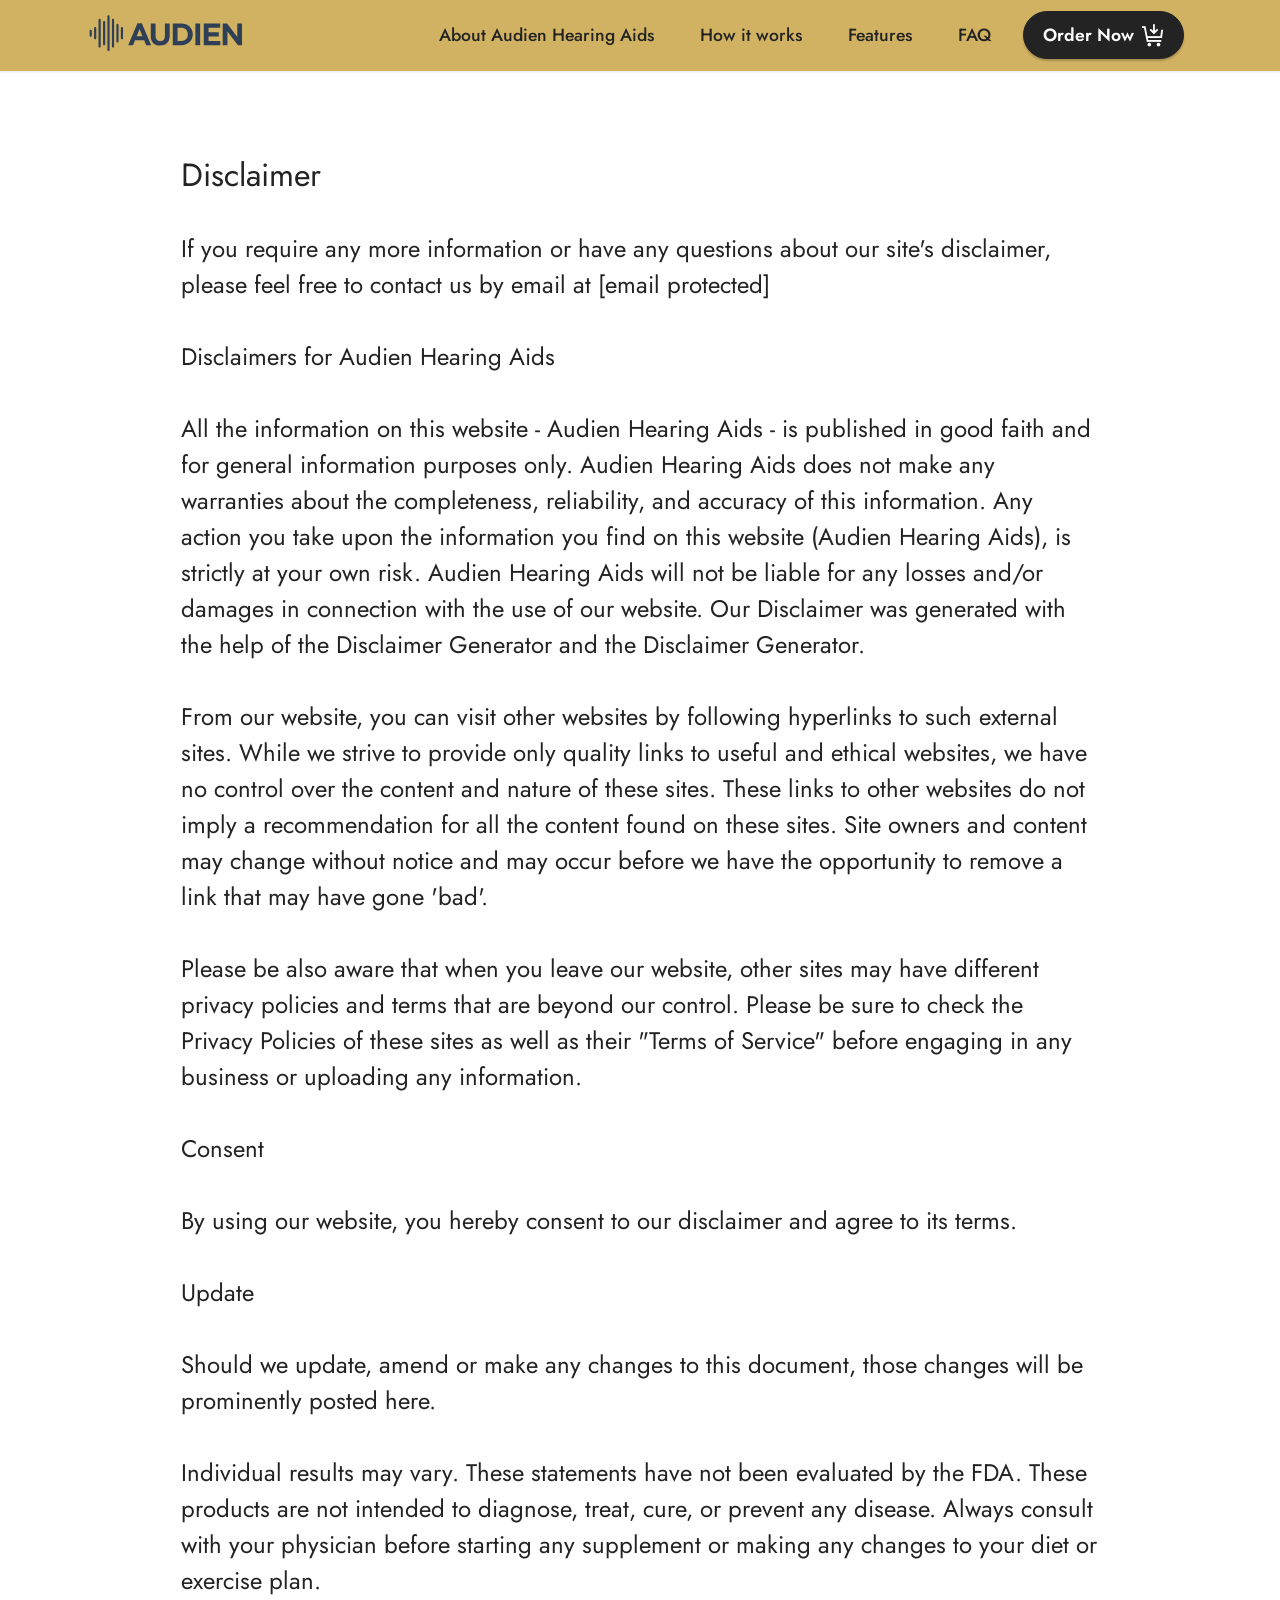
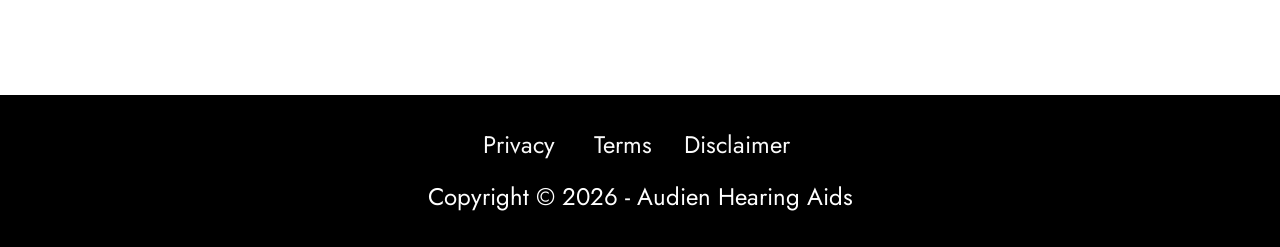
<file: Disclaimer.html>
<!DOCTYPE html>
<html  >
<head>
  <!-- Site made with Mobirise Website Builder v5.8.9, https://mobirise.com -->
  <meta charset="UTF-8">
  <meta http-equiv="X-UA-Compatible" content="IE=edge">
  <meta name="generator" content="Mobirise v5.8.9, mobirise.com">
  <meta name="viewport" content="width=device-width, initial-scale=1, minimum-scale=1">
  <link rel="shortcut icon" href="assets/images/w-54x52.png" type="image/x-icon">
  <meta name="description" content="Disclaimer of Audien Hearing Aids">
  
  
  <title>Disclaimer</title>
  <link rel="stylesheet" href="assets/web/assets/mobirise-icons2/mobirise2.css">
  <link rel="stylesheet" href="assets/bootstrap/css/bootstrap.min.css">
  <link rel="stylesheet" href="assets/bootstrap/css/bootstrap-grid.min.css">
  <link rel="stylesheet" href="assets/bootstrap/css/bootstrap-reboot.min.css">
  <link rel="stylesheet" href="assets/animatecss/animate.css">
  <link rel="stylesheet" href="assets/dropdown/css/style.css">
  <link rel="stylesheet" href="assets/socicon/css/styles.css">
  <link rel="stylesheet" href="assets/theme/css/style.css">
  <link rel="preload" href="https://fonts.googleapis.com/css?family=Jost:100,200,300,400,500,600,700,800,900,100i,200i,300i,400i,500i,600i,700i,800i,900i&display=swap" as="style" onload="this.onload=null;this.rel='stylesheet'">
  <noscript><link rel="stylesheet" href="https://fonts.googleapis.com/css?family=Jost:100,200,300,400,500,600,700,800,900,100i,200i,300i,400i,500i,600i,700i,800i,900i&display=swap"></noscript>
  <link rel="preload" as="style" href="assets/mobirise/css/mbr-additional.css"><link rel="stylesheet" href="assets/mobirise/css/mbr-additional.css" type="text/css">

  
  
  
</head>
<body>
  
  <section data-bs-version="5.1" class="menu menu2 cid-tXxljpHkbP" once="menu" id="menu2-1z">
    
    <nav class="navbar navbar-dropdown navbar-expand-lg">
        <div class="container">
            <div class="navbar-brand">
                <span class="navbar-logo">
                    <a href="https://todaystore.us/try/audien.html">
                        <img src="assets/images/audien-logo-horizontal-midnight-haze-1.svg" alt="Mobirise Website Builder" style="height: 3rem;">
                    </a>
                </span>
                
            </div>
            <button class="navbar-toggler" type="button" data-toggle="collapse" data-bs-toggle="collapse" data-target="#navbarSupportedContent" data-bs-target="#navbarSupportedContent" aria-controls="navbarNavAltMarkup" aria-expanded="false" aria-label="Toggle navigation">
                <div class="hamburger">
                    <span></span>
                    <span></span>
                    <span></span>
                    <span></span>
                </div>
            </button>
            <div class="collapse navbar-collapse" id="navbarSupportedContent">
                <ul class="navbar-nav nav-dropdown" data-app-modern-menu="true"><li class="nav-item"><a class="nav-link link text-black display-4" href="index.html#info1-1t">About&nbsp;Audien Hearing Aids</a></li><li class="nav-item"><a class="nav-link link text-black display-4" href="index.html#info1-c">How it works</a></li><li class="nav-item"><a class="nav-link link text-black display-4" href="index.html#info1-c">Features</a></li>
                    
                    <li class="nav-item"><a class="nav-link link text-black display-4" href="index.html#info1-14">FAQ</a>
                    </li></ul>
                
                <div class="navbar-buttons mbr-section-btn"><a class="btn btn-black display-4" href="https://todaystore.us/try/audien.html"><span class="mobi-mbri mobi-mbri-cart-add mbr-iconfont mbr-iconfont-btn"></span>Order Now</a></div>
            </div>
        </div>
    </nav>
</section>

<section data-bs-version="5.1" class="content5 cid-tuGD9xm7zj" id="content5-1g">
    
    <div class="container">
        <div class="row justify-content-center">
            <div class="col-md-12 col-lg-10">
                
                <h4 class="mbr-section-subtitle mbr-fonts-style mb-4 display-5">Disclaimer</h4>
                <p class="mbr-text mbr-fonts-style display-7">If you require any more information or have any questions about our site's disclaimer, please feel free to contact us by email at [email protected]
<br>
<br>Disclaimers for Audien Hearing Aids
<br>
<br>All the information on this website - Audien Hearing Aids - is published in good faith and for general information purposes only. Audien Hearing Aids does not make any warranties about the completeness, reliability, and accuracy of this information. Any action you take upon the information you find on this website (Audien Hearing Aids), is strictly at your own risk. Audien Hearing Aids will not be liable for any losses and/or damages in connection with the use of our website. Our Disclaimer was generated with the help of the Disclaimer Generator and the Disclaimer Generator.
<br>
<br>From our website, you can visit other websites by following hyperlinks to such external sites. While we strive to provide only quality links to useful and ethical websites, we have no control over the content and nature of these sites. These links to other websites do not imply a recommendation for all the content found on these sites. Site owners and content may change without notice and may occur before we have the opportunity to remove a link that may have gone 'bad'.
<br>
<br>Please be also aware that when you leave our website, other sites may have different privacy policies and terms that are beyond our control. Please be sure to check the Privacy Policies of these sites as well as their "Terms of Service" before engaging in any business or uploading any information.
<br>
<br>Consent
<br>
<br>By using our website, you hereby consent to our disclaimer and agree to its terms.
<br>
<br>Update
<br>
<br>Should we update, amend or make any changes to this document, those changes will be prominently posted here.
<br>
<br>Individual results may vary. These statements have not been evaluated by the FDA. These products are not intended to diagnose, treat, cure, or prevent any disease. Always consult with your physician before starting any supplement or making any changes to your diet or exercise plan.</p>
            </div>
        </div>
    </div>
</section>

<section data-bs-version="5.1" class="footer3 cid-tuGBUXyxtm" once="footers" id="footer3-1e">

    

    

    <div class="container">
        <div class="media-container-row align-center mbr-white">
            <div class="row row-links">
                <ul class="foot-menu">
                    
                    
                    
                    
                    
                <li class="foot-menu-item mbr-fonts-style display-7"><a href="Privacy.html" class="text-white" target="_blank">Privacy</a>&nbsp;</li><li class="foot-menu-item mbr-fonts-style display-7"><a href="Terms.html" class="text-white" target="_blank">Terms</a></li><li class="foot-menu-item mbr-fonts-style display-7"><a href="Disclaimer.html" class="text-white" target="_blank">Disclaimer&nbsp;</a></li></ul>
            </div>
            
            <div class="row row-copirayt">
                <p class="mbr-text mb-0 mbr-fonts-style mbr-white align-center display-7">
                    Copyright © 2026 - Audien Hearing Aids</p>
            </div>
        </div>
    </div>
</a></section><script src="assets/bootstrap/js/bootstrap.bundle.min.js"></script>  <script src="assets/smoothscroll/smooth-scroll.js"></script>  <script src="assets/ytplayer/index.js"></script>  <script src="assets/dropdown/js/navbar-dropdown.js"></script>  <script src="assets/theme/js/script.js"></script>  
  
  
 <div id="scrollToTop" class="scrollToTop mbr-arrow-up"><a style="text-align: center;"><i class="mbr-arrow-up-icon mbr-arrow-up-icon-cm cm-icon cm-icon-smallarrow-up"></i></a></div>
    <input name="animation" type="hidden">
  </body>
</html>
</file>
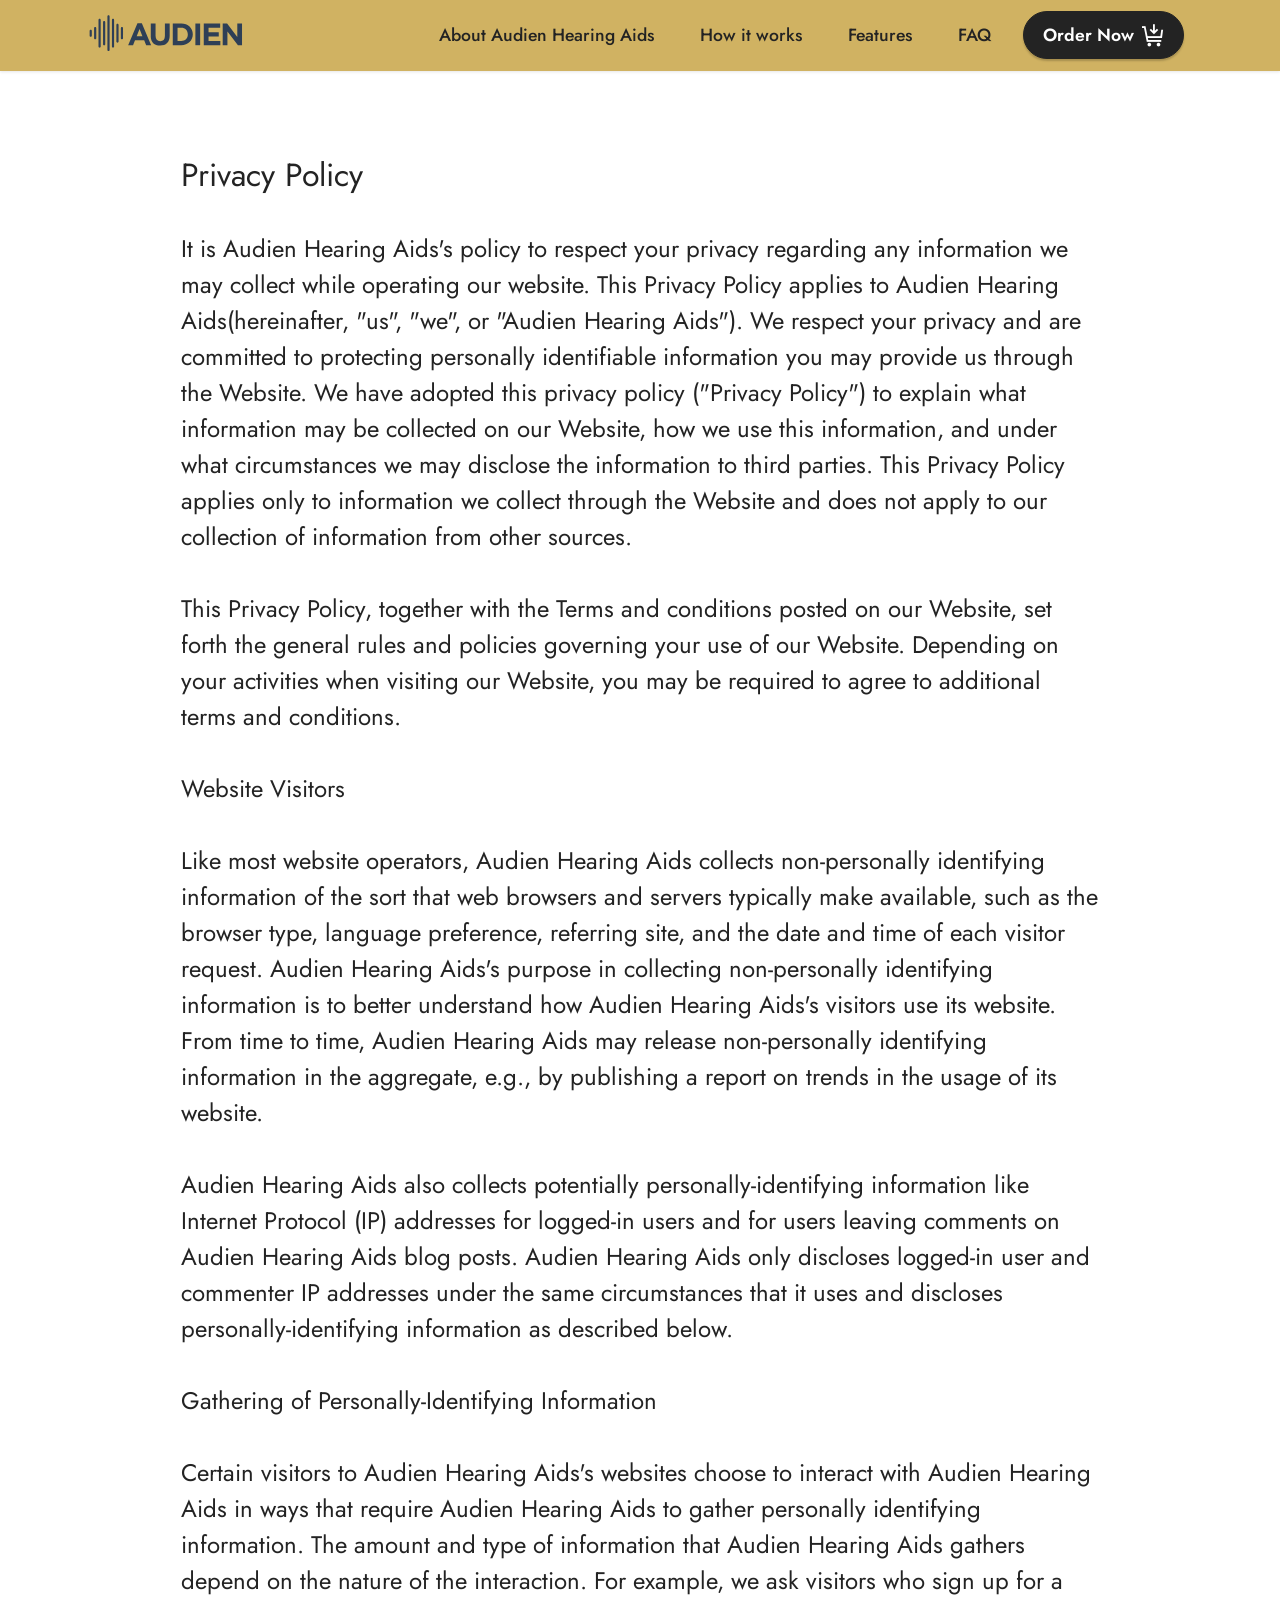
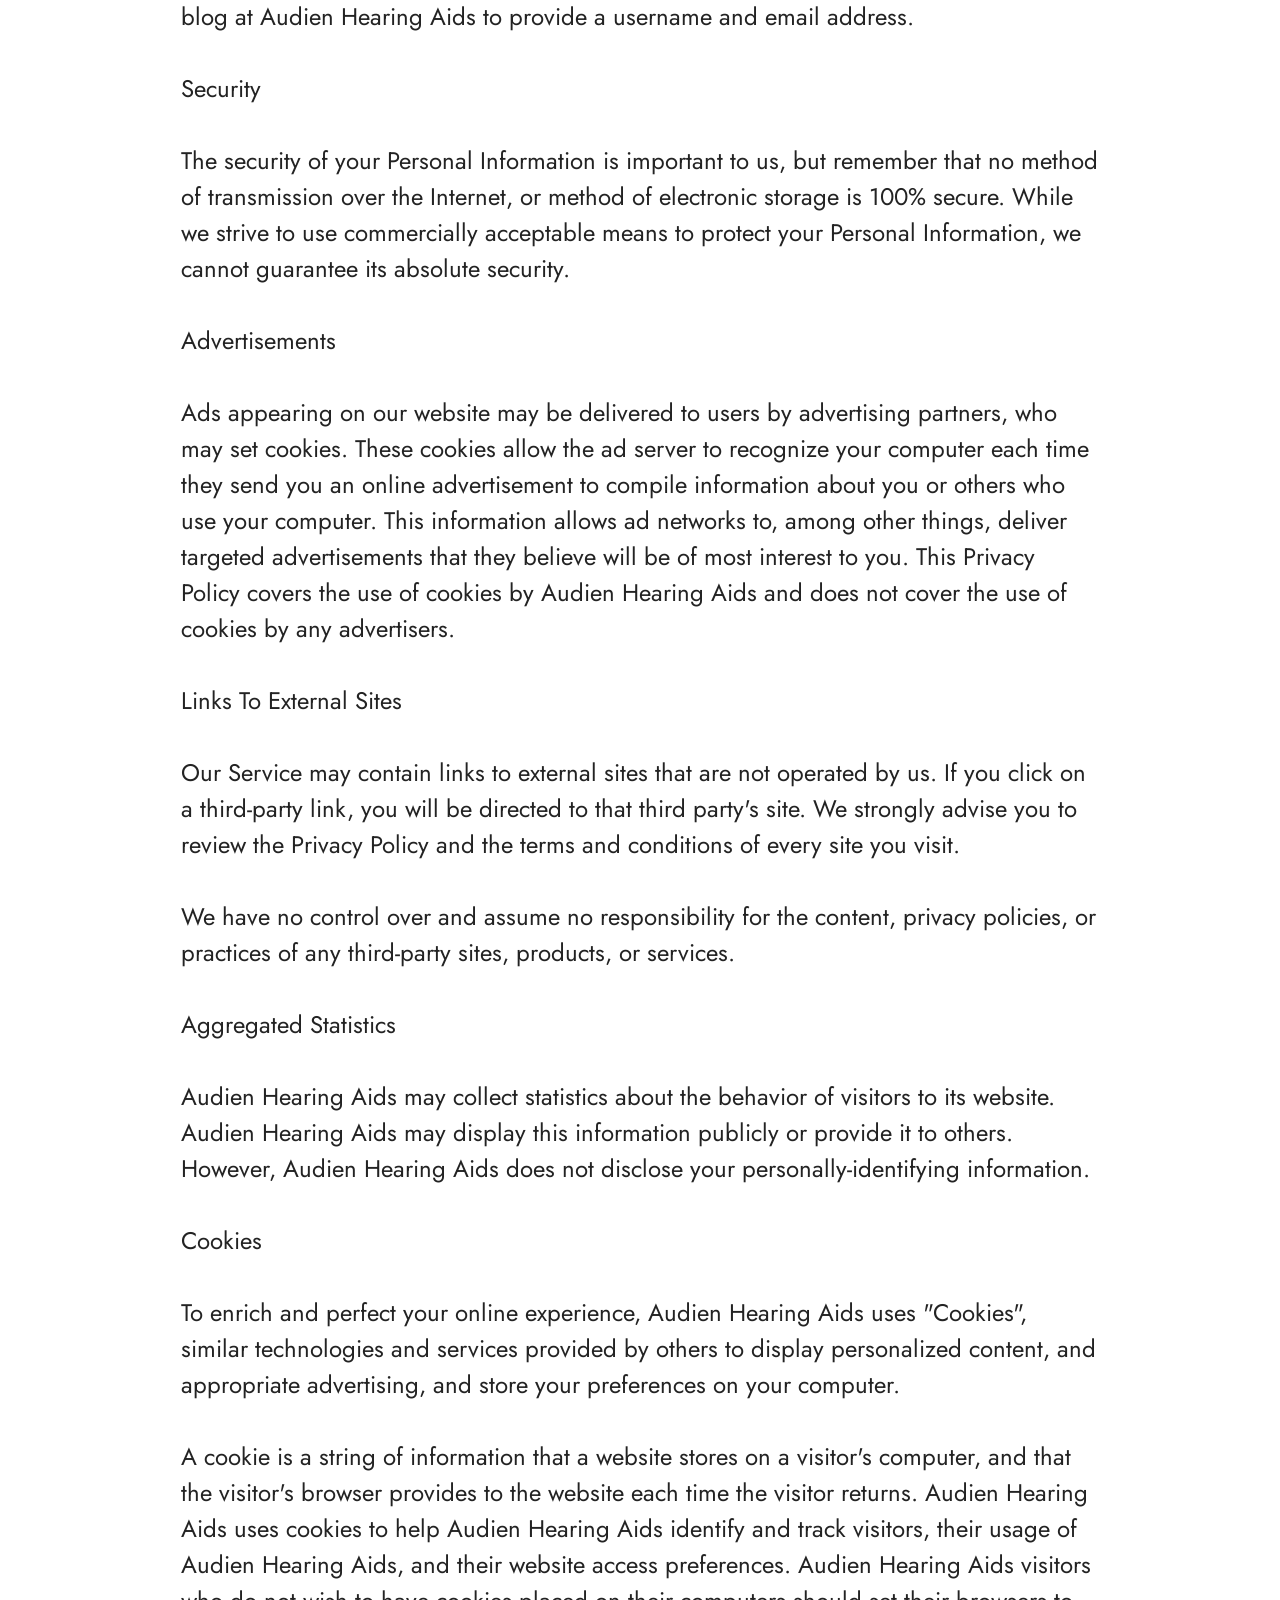
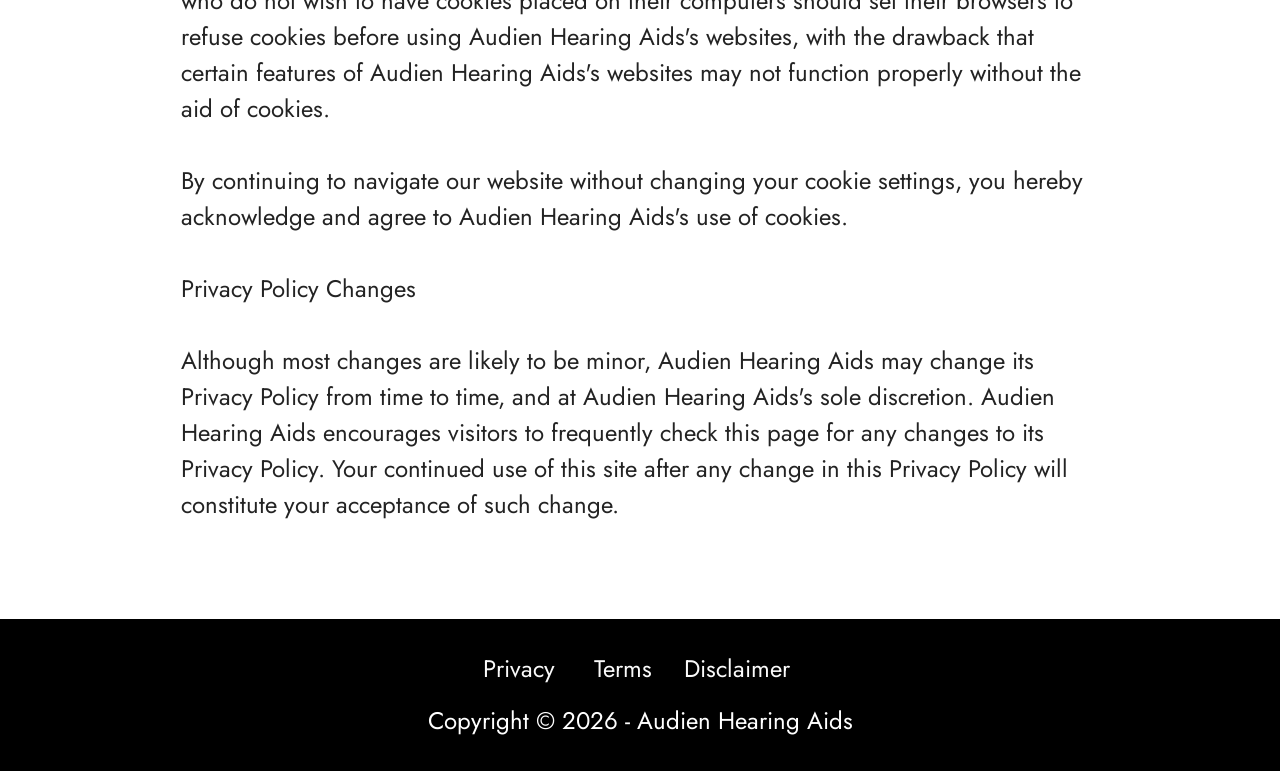
<file: Privacy.html>
<!DOCTYPE html>
<html  >
<head>
  <!-- Site made with Mobirise Website Builder v5.8.9, https://mobirise.com -->
  <meta charset="UTF-8">
  <meta http-equiv="X-UA-Compatible" content="IE=edge">
  <meta name="generator" content="Mobirise v5.8.9, mobirise.com">
  <meta name="viewport" content="width=device-width, initial-scale=1, minimum-scale=1">
  <link rel="shortcut icon" href="assets/images/w-54x52.png" type="image/x-icon">
  <meta name="description" content="Privacy Polices of Audien Hearing Aids">
  
  
  <title>Privacy</title>
  <link rel="stylesheet" href="assets/web/assets/mobirise-icons2/mobirise2.css">
  <link rel="stylesheet" href="assets/bootstrap/css/bootstrap.min.css">
  <link rel="stylesheet" href="assets/bootstrap/css/bootstrap-grid.min.css">
  <link rel="stylesheet" href="assets/bootstrap/css/bootstrap-reboot.min.css">
  <link rel="stylesheet" href="assets/animatecss/animate.css">
  <link rel="stylesheet" href="assets/dropdown/css/style.css">
  <link rel="stylesheet" href="assets/socicon/css/styles.css">
  <link rel="stylesheet" href="assets/theme/css/style.css">
  <link rel="preload" href="https://fonts.googleapis.com/css?family=Jost:100,200,300,400,500,600,700,800,900,100i,200i,300i,400i,500i,600i,700i,800i,900i&display=swap" as="style" onload="this.onload=null;this.rel='stylesheet'">
  <noscript><link rel="stylesheet" href="https://fonts.googleapis.com/css?family=Jost:100,200,300,400,500,600,700,800,900,100i,200i,300i,400i,500i,600i,700i,800i,900i&display=swap"></noscript>
  <link rel="preload" as="style" href="assets/mobirise/css/mbr-additional.css"><link rel="stylesheet" href="assets/mobirise/css/mbr-additional.css" type="text/css">

  
  
  
</head>
<body>
  
  <section data-bs-version="5.1" class="menu menu2 cid-tXxljpHkbP" once="menu" id="menu2-1z">
    
    <nav class="navbar navbar-dropdown navbar-expand-lg">
        <div class="container">
            <div class="navbar-brand">
                <span class="navbar-logo">
                    <a href="https://todaystore.us/try/audien.html">
                        <img src="assets/images/audien-logo-horizontal-midnight-haze-1.svg" alt="Mobirise Website Builder" style="height: 3rem;">
                    </a>
                </span>
                
            </div>
            <button class="navbar-toggler" type="button" data-toggle="collapse" data-bs-toggle="collapse" data-target="#navbarSupportedContent" data-bs-target="#navbarSupportedContent" aria-controls="navbarNavAltMarkup" aria-expanded="false" aria-label="Toggle navigation">
                <div class="hamburger">
                    <span></span>
                    <span></span>
                    <span></span>
                    <span></span>
                </div>
            </button>
            <div class="collapse navbar-collapse" id="navbarSupportedContent">
                <ul class="navbar-nav nav-dropdown" data-app-modern-menu="true"><li class="nav-item"><a class="nav-link link text-black display-4" href="index.html#info1-1t">About&nbsp;Audien Hearing Aids</a></li><li class="nav-item"><a class="nav-link link text-black display-4" href="index.html#info1-c">How it works</a></li><li class="nav-item"><a class="nav-link link text-black display-4" href="index.html#info1-c">Features</a></li>
                    
                    <li class="nav-item"><a class="nav-link link text-black display-4" href="index.html#info1-14">FAQ</a>
                    </li></ul>
                
                <div class="navbar-buttons mbr-section-btn"><a class="btn btn-black display-4" href="https://todaystore.us/try/audien.html"><span class="mobi-mbri mobi-mbri-cart-add mbr-iconfont mbr-iconfont-btn"></span>Order Now</a></div>
            </div>
        </div>
    </nav>
</section>

<section data-bs-version="5.1" class="content5 cid-tuGDhnDqnm" id="content5-1h">
    
    <div class="container">
        <div class="row justify-content-center">
            <div class="col-md-12 col-lg-10">
                
                <h4 class="mbr-section-subtitle mbr-fonts-style mb-4 display-5">Privacy Policy</h4>
                <p class="mbr-text mbr-fonts-style display-7">It is Audien Hearing Aids's policy to respect your privacy regarding any information we may collect while operating our website. This Privacy Policy applies to Audien Hearing Aids(hereinafter, "us", "we", or "Audien Hearing Aids"). We respect your privacy and are committed to protecting personally identifiable information you may provide us through the Website. We have adopted this privacy policy ("Privacy Policy") to explain what information may be collected on our Website, how we use this information, and under what circumstances we may disclose the information to third parties. This Privacy Policy applies only to information we collect through the Website and does not apply to our collection of information from other sources.
<br>
<br>This Privacy Policy, together with the Terms and conditions posted on our Website, set forth the general rules and policies governing your use of our Website. Depending on your activities when visiting our Website, you may be required to agree to additional terms and conditions.
<br>
<br>Website Visitors
<br>
<br>Like most website operators, Audien Hearing Aids collects non-personally identifying information of the sort that web browsers and servers typically make available, such as the browser type, language preference, referring site, and the date and time of each visitor request. Audien Hearing Aids's purpose in collecting non-personally identifying information is to better understand how Audien Hearing Aids's visitors use its website. From time to time, Audien Hearing Aids may release non-personally identifying information in the aggregate, e.g., by publishing a report on trends in the usage of its website.
<br>
<br>Audien Hearing Aids also collects potentially personally-identifying information like Internet Protocol (IP) addresses for logged-in users and for users leaving comments on Audien Hearing Aids blog posts. Audien Hearing Aids only discloses logged-in user and commenter IP addresses under the same circumstances that it uses and discloses personally-identifying information as described below.
<br>
<br>Gathering of Personally-Identifying Information
<br>
<br>Certain visitors to Audien Hearing Aids's websites choose to interact with Audien Hearing Aids in ways that require Audien Hearing Aids to gather personally identifying information. The amount and type of information that Audien Hearing Aids gathers depend on the nature of the interaction. For example, we ask visitors who sign up for a blog at Audien Hearing Aids to provide a username and email address.
<br>
<br>Security
<br>
<br>The security of your Personal Information is important to us, but remember that no method of transmission over the Internet, or method of electronic storage is 100% secure. While we strive to use commercially acceptable means to protect your Personal Information, we cannot guarantee its absolute security.
<br>
<br>Advertisements
<br>
<br>Ads appearing on our website may be delivered to users by advertising partners, who may set cookies. These cookies allow the ad server to recognize your computer each time they send you an online advertisement to compile information about you or others who use your computer. This information allows ad networks to, among other things, deliver targeted advertisements that they believe will be of most interest to you. This Privacy Policy covers the use of cookies by Audien Hearing Aids and does not cover the use of cookies by any advertisers.
<br>
<br>Links To External Sites
<br>
<br>Our Service may contain links to external sites that are not operated by us. If you click on a third-party link, you will be directed to that third party's site. We strongly advise you to review the Privacy Policy and the terms and conditions of every site you visit.
<br>
<br>We have no control over and assume no responsibility for the content, privacy policies, or practices of any third-party sites, products, or services.
<br>
<br>Aggregated Statistics
<br>
<br>Audien Hearing Aids may collect statistics about the behavior of visitors to its website. Audien Hearing Aids may display this information publicly or provide it to others. However, Audien Hearing Aids does not disclose your personally-identifying information.
<br>
<br>Cookies
<br>
<br>To enrich and perfect your online experience, Audien Hearing Aids uses "Cookies", similar technologies and services provided by others to display personalized content, and appropriate advertising, and store your preferences on your computer.
<br>
<br>A cookie is a string of information that a website stores on a visitor's computer, and that the visitor's browser provides to the website each time the visitor returns. Audien Hearing Aids uses cookies to help Audien Hearing Aids identify and track visitors, their usage of Audien Hearing Aids, and their website access preferences. Audien Hearing Aids visitors who do not wish to have cookies placed on their computers should set their browsers to refuse cookies before using Audien Hearing Aids's websites, with the drawback that certain features of Audien Hearing Aids's websites may not function properly without the aid of cookies.
<br>
<br>By continuing to navigate our website without changing your cookie settings, you hereby acknowledge and agree to Audien Hearing Aids's use of cookies.
<br>
<br>Privacy Policy Changes
<br>
<br>Although most changes are likely to be minor, Audien Hearing Aids may change its Privacy Policy from time to time, and at Audien Hearing Aids's sole discretion. Audien Hearing Aids encourages visitors to frequently check this page for any changes to its Privacy Policy. Your continued use of this site after any change in this Privacy Policy will constitute your acceptance of such change.</p>
            </div>
        </div>
    </div>
</section>

<section data-bs-version="5.1" class="footer3 cid-tuGBUXyxtm" once="footers" id="footer3-1e">

    

    

    <div class="container">
        <div class="media-container-row align-center mbr-white">
            <div class="row row-links">
                <ul class="foot-menu">
                    
                    
                    
                    
                    
                <li class="foot-menu-item mbr-fonts-style display-7"><a href="Privacy.html" class="text-white" target="_blank">Privacy</a>&nbsp;</li><li class="foot-menu-item mbr-fonts-style display-7"><a href="Terms.html" class="text-white" target="_blank">Terms</a></li><li class="foot-menu-item mbr-fonts-style display-7"><a href="Disclaimer.html" class="text-white" target="_blank">Disclaimer&nbsp;</a></li></ul>
            </div>
            
            <div class="row row-copirayt">
                <p class="mbr-text mb-0 mbr-fonts-style mbr-white align-center display-7">
                    Copyright © 2026 - Audien Hearing Aids</p>
            </div>
        </div>
    </div>
</a></section><script src="assets/bootstrap/js/bootstrap.bundle.min.js"></script>  <script src="assets/smoothscroll/smooth-scroll.js"></script>  <script src="assets/ytplayer/index.js"></script>  <script src="assets/dropdown/js/navbar-dropdown.js"></script>  <script src="assets/theme/js/script.js"></script>  
  
  
 <div id="scrollToTop" class="scrollToTop mbr-arrow-up"><a style="text-align: center;"><i class="mbr-arrow-up-icon mbr-arrow-up-icon-cm cm-icon cm-icon-smallarrow-up"></i></a></div>
    <input name="animation" type="hidden">
  </body>
</html>
</file>
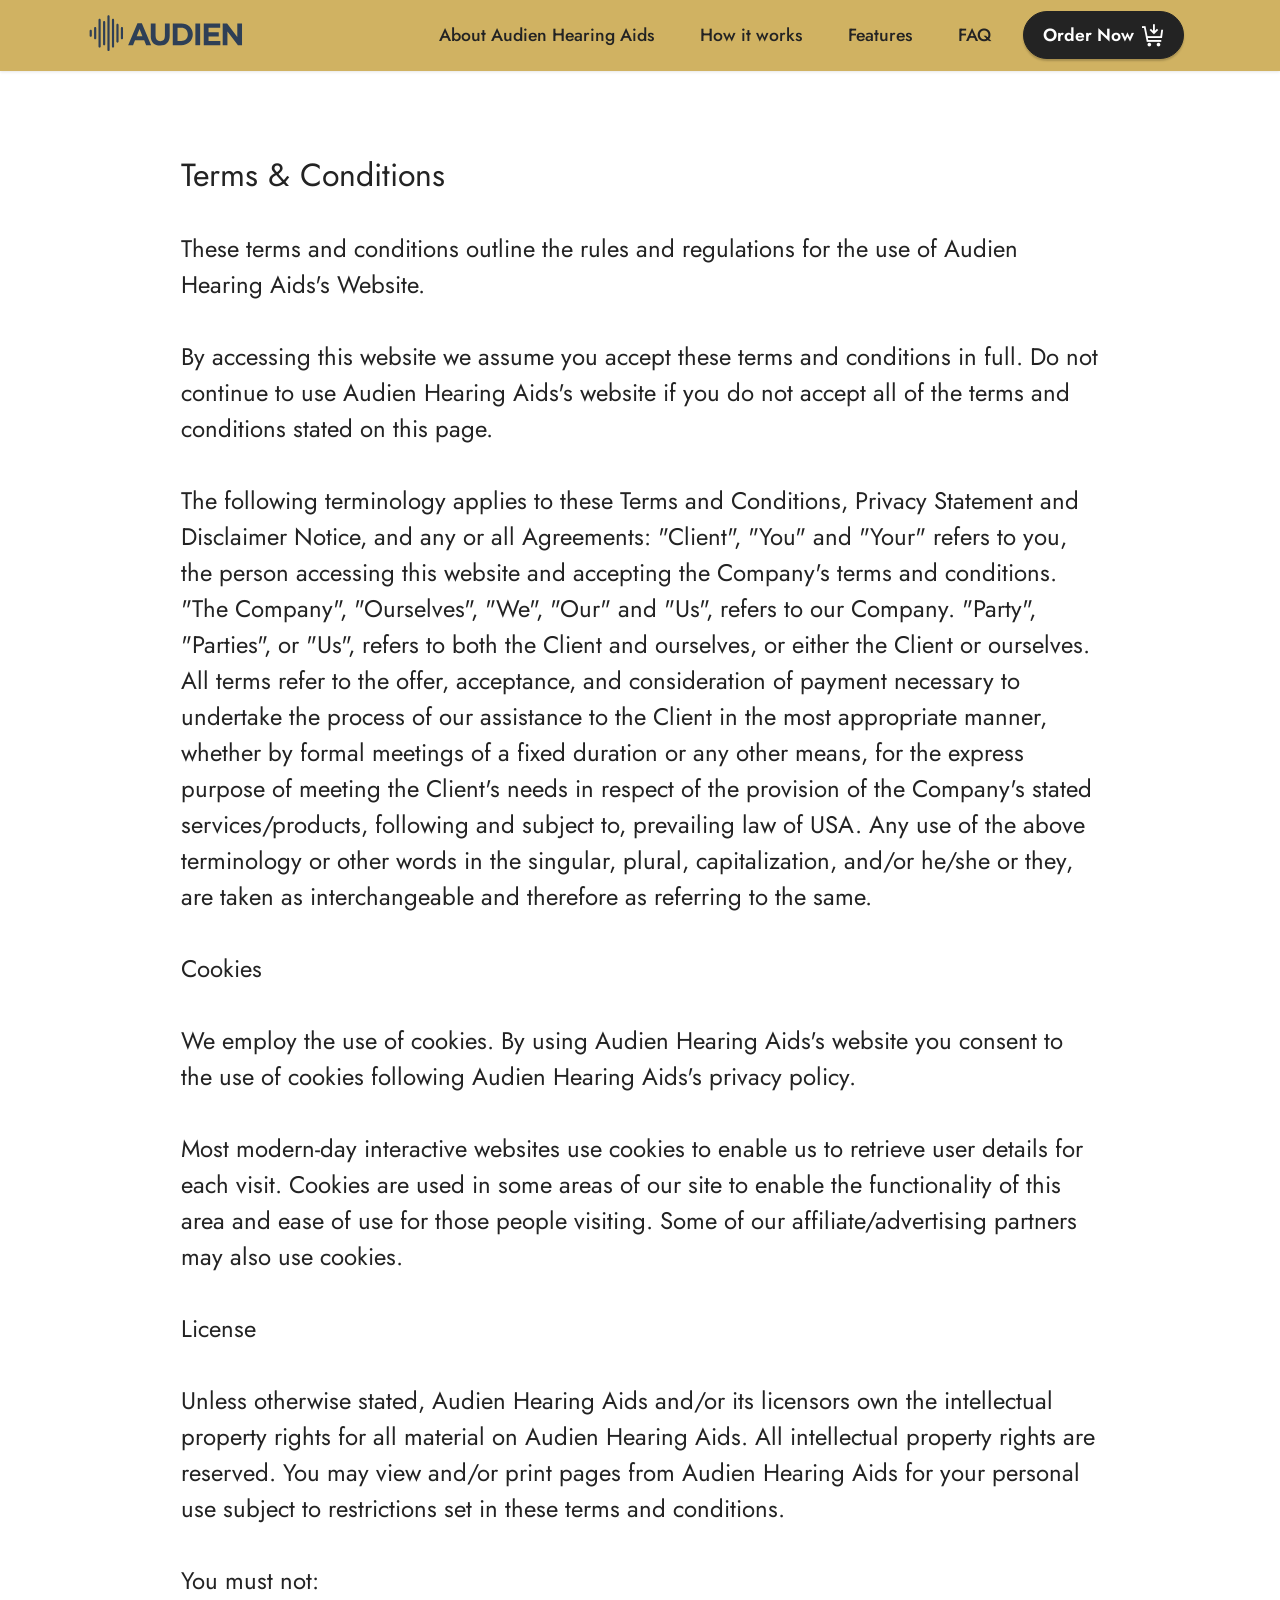
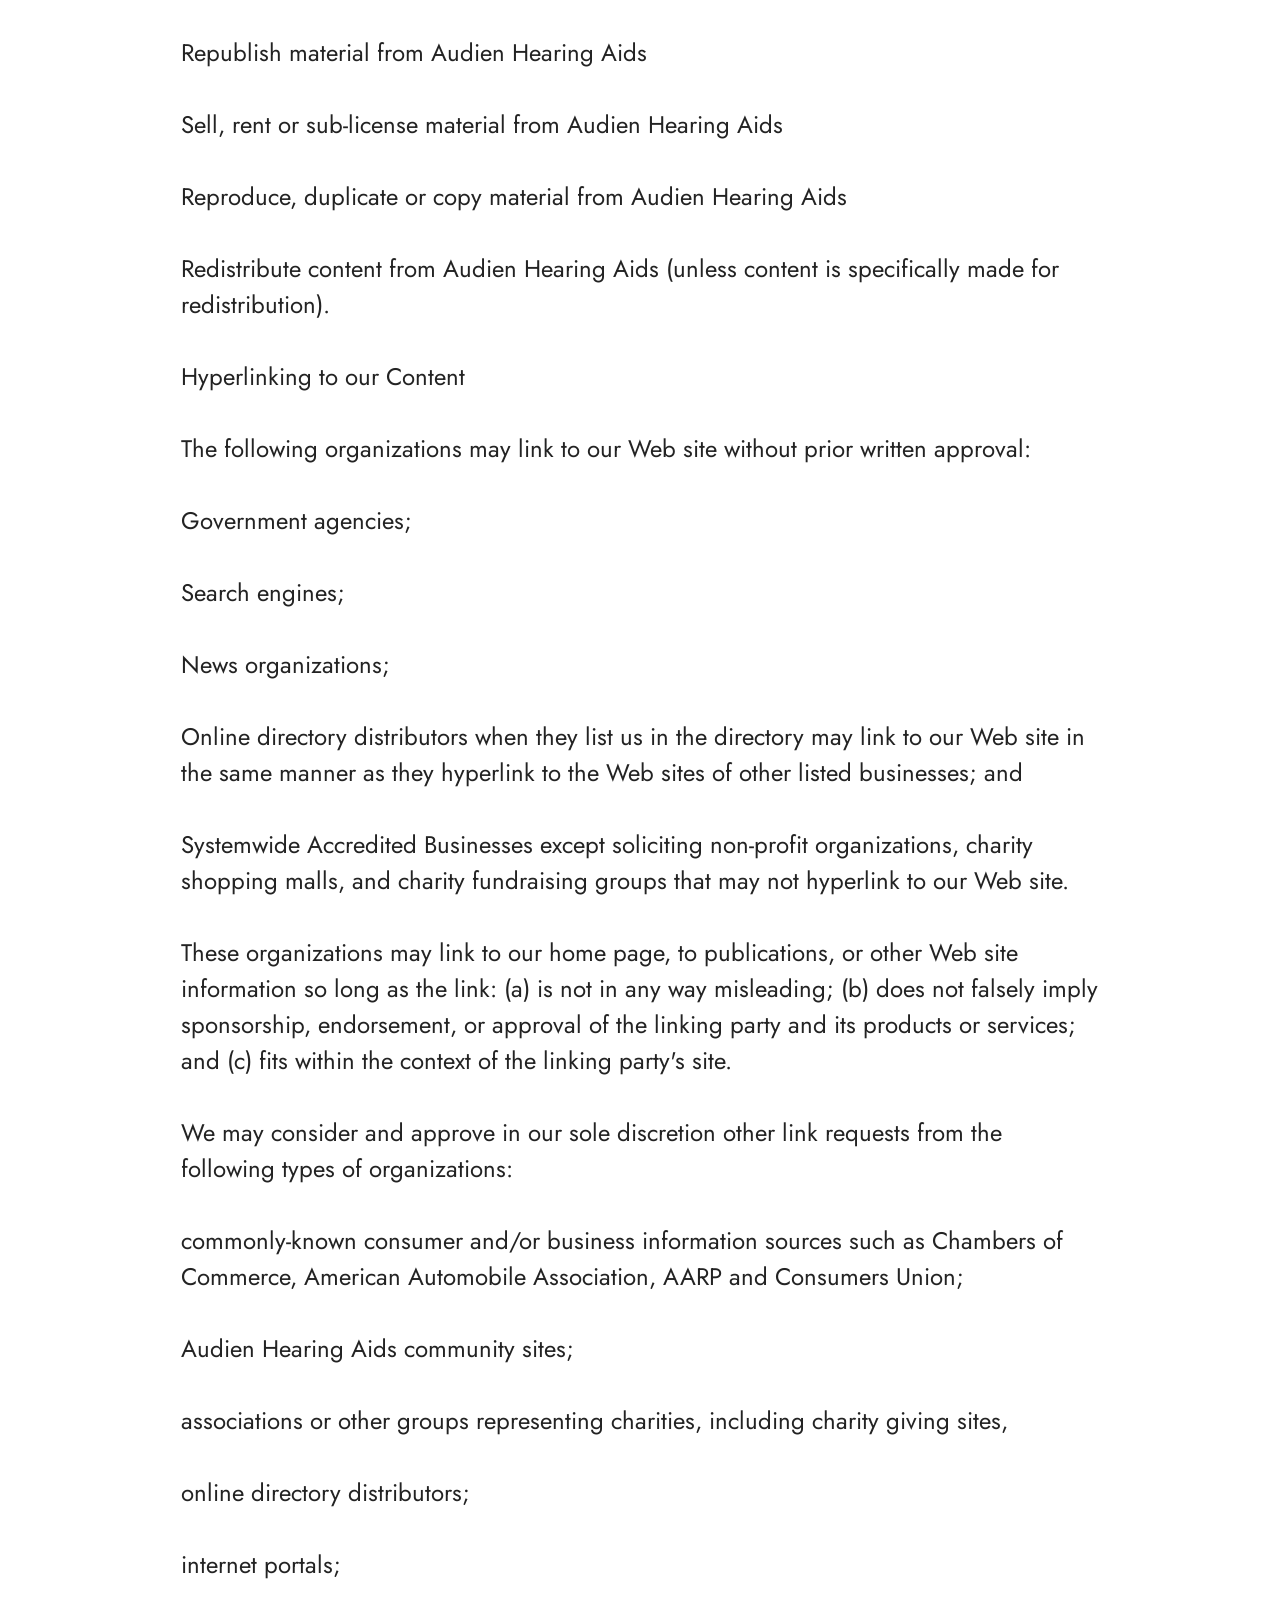
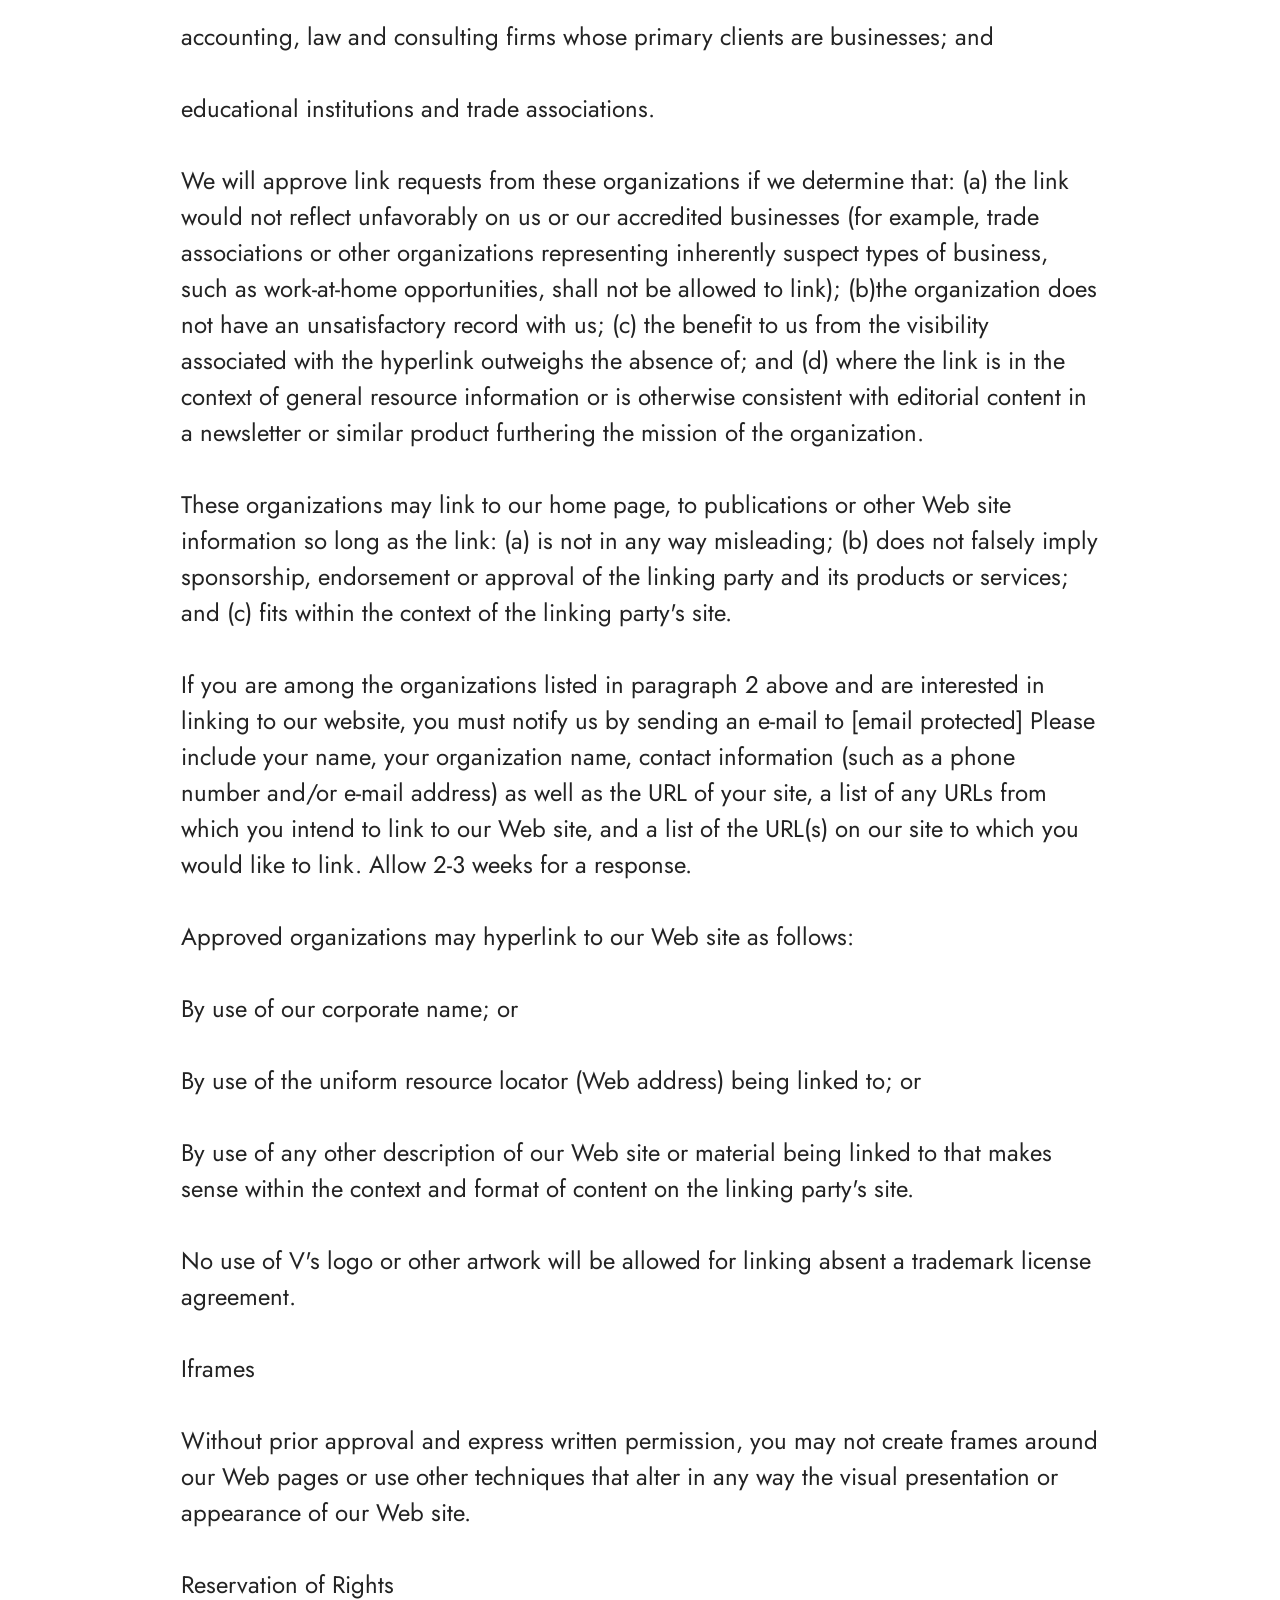
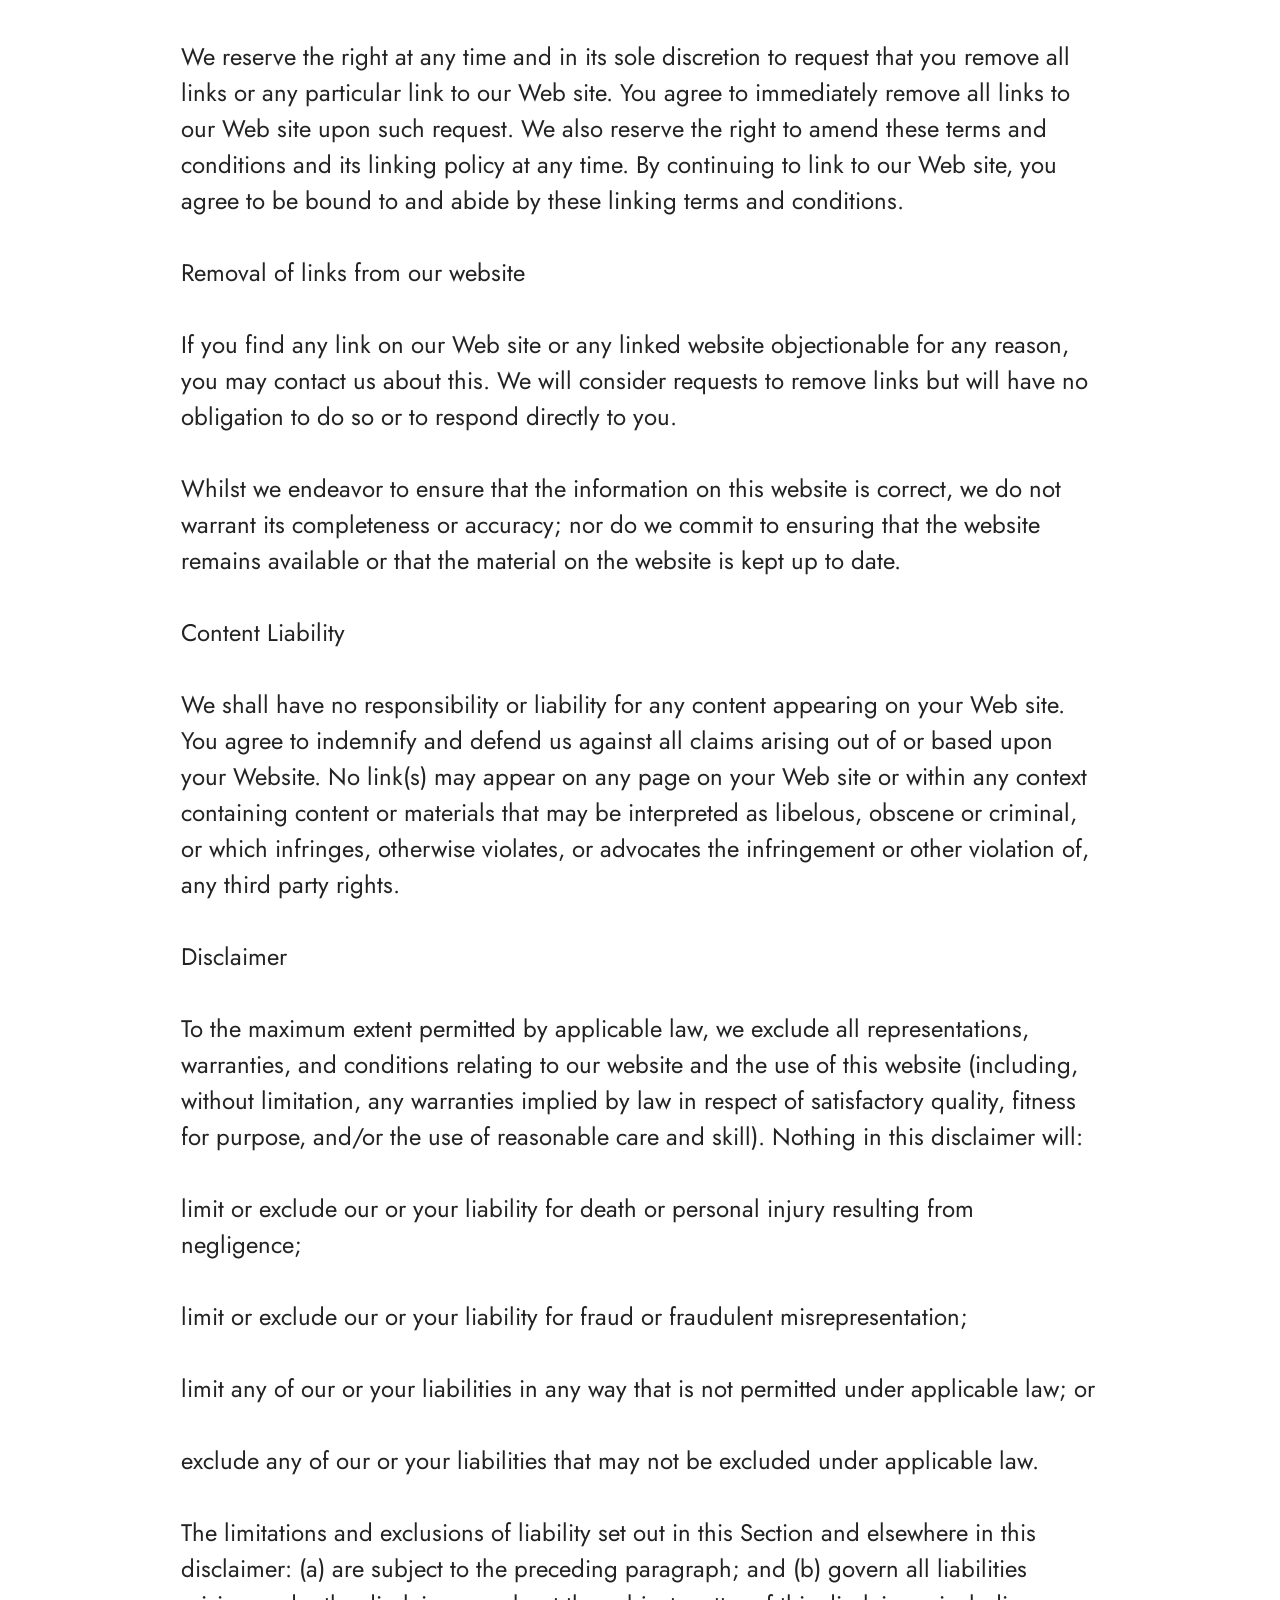
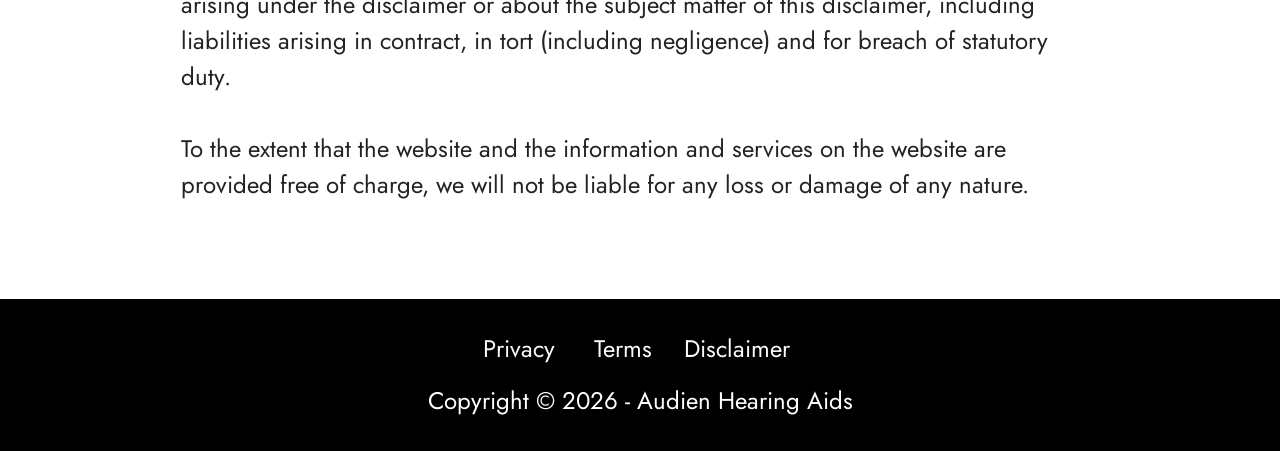
<file: Terms.html>
<!DOCTYPE html>
<html  >
<head>
  <!-- Site made with Mobirise Website Builder v5.8.9, https://mobirise.com -->
  <meta charset="UTF-8">
  <meta http-equiv="X-UA-Compatible" content="IE=edge">
  <meta name="generator" content="Mobirise v5.8.9, mobirise.com">
  <meta name="viewport" content="width=device-width, initial-scale=1, minimum-scale=1">
  <link rel="shortcut icon" href="assets/images/w-54x52.png" type="image/x-icon">
  <meta name="description" content="Terms of Audien Hearing Aids">
  
  
  <title>Terms</title>
  <link rel="stylesheet" href="assets/web/assets/mobirise-icons2/mobirise2.css">
  <link rel="stylesheet" href="assets/bootstrap/css/bootstrap.min.css">
  <link rel="stylesheet" href="assets/bootstrap/css/bootstrap-grid.min.css">
  <link rel="stylesheet" href="assets/bootstrap/css/bootstrap-reboot.min.css">
  <link rel="stylesheet" href="assets/animatecss/animate.css">
  <link rel="stylesheet" href="assets/dropdown/css/style.css">
  <link rel="stylesheet" href="assets/socicon/css/styles.css">
  <link rel="stylesheet" href="assets/theme/css/style.css">
  <link rel="preload" href="https://fonts.googleapis.com/css?family=Jost:100,200,300,400,500,600,700,800,900,100i,200i,300i,400i,500i,600i,700i,800i,900i&display=swap" as="style" onload="this.onload=null;this.rel='stylesheet'">
  <noscript><link rel="stylesheet" href="https://fonts.googleapis.com/css?family=Jost:100,200,300,400,500,600,700,800,900,100i,200i,300i,400i,500i,600i,700i,800i,900i&display=swap"></noscript>
  <link rel="preload" as="style" href="assets/mobirise/css/mbr-additional.css"><link rel="stylesheet" href="assets/mobirise/css/mbr-additional.css" type="text/css">

  
  
  
</head>
<body>
  
  <section data-bs-version="5.1" class="menu menu2 cid-tXxljpHkbP" once="menu" id="menu2-1z">
    
    <nav class="navbar navbar-dropdown navbar-expand-lg">
        <div class="container">
            <div class="navbar-brand">
                <span class="navbar-logo">
                    <a href="https://todaystore.us/try/audien.html">
                        <img src="assets/images/audien-logo-horizontal-midnight-haze-1.svg" alt="Mobirise Website Builder" style="height: 3rem;">
                    </a>
                </span>
                
            </div>
            <button class="navbar-toggler" type="button" data-toggle="collapse" data-bs-toggle="collapse" data-target="#navbarSupportedContent" data-bs-target="#navbarSupportedContent" aria-controls="navbarNavAltMarkup" aria-expanded="false" aria-label="Toggle navigation">
                <div class="hamburger">
                    <span></span>
                    <span></span>
                    <span></span>
                    <span></span>
                </div>
            </button>
            <div class="collapse navbar-collapse" id="navbarSupportedContent">
                <ul class="navbar-nav nav-dropdown" data-app-modern-menu="true"><li class="nav-item"><a class="nav-link link text-black display-4" href="index.html#info1-1t">About&nbsp;Audien Hearing Aids</a></li><li class="nav-item"><a class="nav-link link text-black display-4" href="index.html#info1-c">How it works</a></li><li class="nav-item"><a class="nav-link link text-black display-4" href="index.html#info1-c">Features</a></li>
                    
                    <li class="nav-item"><a class="nav-link link text-black display-4" href="index.html#info1-14">FAQ</a>
                    </li></ul>
                
                <div class="navbar-buttons mbr-section-btn"><a class="btn btn-black display-4" href="https://todaystore.us/try/audien.html"><span class="mobi-mbri mobi-mbri-cart-add mbr-iconfont mbr-iconfont-btn"></span>Order Now</a></div>
            </div>
        </div>
    </nav>
</section>

<section data-bs-version="5.1" class="content5 cid-tuGCGWuZgg" id="content5-1f">
    
    <div class="container">
        <div class="row justify-content-center">
            <div class="col-md-12 col-lg-10">
                
                <h4 class="mbr-section-subtitle mbr-fonts-style mb-4 display-5">Terms &amp; Conditions</h4>
                <p class="mbr-text mbr-fonts-style display-7">These terms and conditions outline the rules and regulations for the use of Audien Hearing Aids's Website.
<br>
<br>By accessing this website we assume you accept these terms and conditions in full. Do not continue to use Audien Hearing Aids's website if you do not accept all of the terms and conditions stated on this page.
<br>
<br>The following terminology applies to these Terms and Conditions, Privacy Statement and Disclaimer Notice, and any or all Agreements: "Client", "You" and "Your" refers to you, the person accessing this website and accepting the Company's terms and conditions. "The Company", "Ourselves", "We", "Our" and "Us", refers to our Company. "Party", "Parties", or "Us", refers to both the Client and ourselves, or either the Client or ourselves. All terms refer to the offer, acceptance, and consideration of payment necessary to undertake the process of our assistance to the Client in the most appropriate manner, whether by formal meetings of a fixed duration or any other means, for the express purpose of meeting the Client's needs in respect of the provision of the Company's stated services/products, following and subject to, prevailing law of USA. Any use of the above terminology or other words in the singular, plural, capitalization, and/or he/she or they, are taken as interchangeable and therefore as referring to the same.
<br>
<br>Cookies
<br>
<br>We employ the use of cookies. By using Audien Hearing Aids's website you consent to the use of cookies following Audien Hearing Aids's privacy policy.
<br>
<br>Most modern-day interactive websites use cookies to enable us to retrieve user details for each visit. Cookies are used in some areas of our site to enable the functionality of this area and ease of use for those people visiting. Some of our affiliate/advertising partners may also use cookies.
<br>
<br>License
<br>
<br>Unless otherwise stated, Audien Hearing Aids and/or its licensors own the intellectual property rights for all material on Audien Hearing Aids. All intellectual property rights are reserved. You may view and/or print pages from Audien Hearing Aids for your personal use subject to restrictions set in these terms and conditions.
<br>
<br>You must not:
<br>
<br>Republish material from Audien Hearing Aids
<br>
<br>Sell, rent or sub-license material from Audien Hearing Aids
<br>
<br>Reproduce, duplicate or copy material from Audien Hearing Aids
<br>
<br>Redistribute content from Audien Hearing Aids (unless content is specifically made for redistribution).
<br>
<br>Hyperlinking to our Content
<br>
<br>The following organizations may link to our Web site without prior written approval:
<br>
<br>Government agencies;
<br>
<br>Search engines;
<br>
<br>News organizations;
<br>
<br>Online directory distributors when they list us in the directory may link to our Web site in the same manner as they hyperlink to the Web sites of other listed businesses; and
<br>
<br>Systemwide Accredited Businesses except soliciting non-profit organizations, charity shopping malls, and charity fundraising groups that may not hyperlink to our Web site.
<br>
<br>These organizations may link to our home page, to publications, or other Web site information so long as the link: (a) is not in any way misleading; (b) does not falsely imply sponsorship, endorsement, or approval of the linking party and its products or services; and (c) fits within the context of the linking party's site.
<br>
<br>We may consider and approve in our sole discretion other link requests from the following types of organizations:
<br>
<br>commonly-known consumer and/or business information sources such as Chambers of Commerce, American Automobile Association, AARP and Consumers Union;
<br>
<br>Audien Hearing Aids community sites;
<br>
<br>associations or other groups representing charities, including charity giving sites,
<br>
<br>online directory distributors;
<br>
<br>internet portals;
<br>
<br>accounting, law and consulting firms whose primary clients are businesses; and
<br>
<br>educational institutions and trade associations.
<br>
<br>We will approve link requests from these organizations if we determine that: (a) the link would not reflect unfavorably on us or our accredited businesses (for example, trade associations or other organizations representing inherently suspect types of business, such as work-at-home opportunities, shall not be allowed to link); (b)the organization does not have an unsatisfactory record with us; (c) the benefit to us from the visibility associated with the hyperlink outweighs the absence of; and (d) where the link is in the context of general resource information or is otherwise consistent with editorial content in a newsletter or similar product furthering the mission of the organization.
<br>
<br>These organizations may link to our home page, to publications or other Web site information so long as the link: (a) is not in any way misleading; (b) does not falsely imply sponsorship, endorsement or approval of the linking party and its products or services; and (c) fits within the context of the linking party's site.
<br>
<br>If you are among the organizations listed in paragraph 2 above and are interested in linking to our website, you must notify us by sending an e-mail to [email protected] Please include your name, your organization name, contact information (such as a phone number and/or e-mail address) as well as the URL of your site, a list of any URLs from which you intend to link to our Web site, and a list of the URL(s) on our site to which you would like to link. Allow 2-3 weeks for a response.
<br>
<br>Approved organizations may hyperlink to our Web site as follows:
<br>
<br>By use of our corporate name; or
<br>
<br>By use of the uniform resource locator (Web address) being linked to; or
<br>
<br>By use of any other description of our Web site or material being linked to that makes sense within the context and format of content on the linking party's site.
<br>
<br>No use of V's logo or other artwork will be allowed for linking absent a trademark license agreement.
<br>
<br>Iframes
<br>
<br>Without prior approval and express written permission, you may not create frames around our Web pages or use other techniques that alter in any way the visual presentation or appearance of our Web site.
<br>
<br>Reservation of Rights
<br>
<br>We reserve the right at any time and in its sole discretion to request that you remove all links or any particular link to our Web site. You agree to immediately remove all links to our Web site upon such request. We also reserve the right to amend these terms and conditions and its linking policy at any time. By continuing to link to our Web site, you agree to be bound to and abide by these linking terms and conditions.
<br>
<br>Removal of links from our website
<br>
<br>If you find any link on our Web site or any linked website objectionable for any reason, you may contact us about this. We will consider requests to remove links but will have no obligation to do so or to respond directly to you.
<br>
<br>Whilst we endeavor to ensure that the information on this website is correct, we do not warrant its completeness or accuracy; nor do we commit to ensuring that the website remains available or that the material on the website is kept up to date.
<br>
<br>Content Liability
<br>
<br>We shall have no responsibility or liability for any content appearing on your Web site. You agree to indemnify and defend us against all claims arising out of or based upon your Website. No link(s) may appear on any page on your Web site or within any context containing content or materials that may be interpreted as libelous, obscene or criminal, or which infringes, otherwise violates, or advocates the infringement or other violation of, any third party rights.
<br>
<br>Disclaimer
<br>
<br>To the maximum extent permitted by applicable law, we exclude all representations, warranties, and conditions relating to our website and the use of this website (including, without limitation, any warranties implied by law in respect of satisfactory quality, fitness for purpose, and/or the use of reasonable care and skill). Nothing in this disclaimer will:
<br>
<br>limit or exclude our or your liability for death or personal injury resulting from negligence;
<br>
<br>limit or exclude our or your liability for fraud or fraudulent misrepresentation;
<br>
<br>limit any of our or your liabilities in any way that is not permitted under applicable law; or
<br>
<br>exclude any of our or your liabilities that may not be excluded under applicable law.
<br>
<br>The limitations and exclusions of liability set out in this Section and elsewhere in this disclaimer: (a) are subject to the preceding paragraph; and (b) govern all liabilities arising under the disclaimer or about the subject matter of this disclaimer, including liabilities arising in contract, in tort (including negligence) and for breach of statutory duty.
<br>
<br>To the extent that the website and the information and services on the website are provided free of charge, we will not be liable for any loss or damage of any nature.</p>
            </div>
        </div>
    </div>
</section>

<section data-bs-version="5.1" class="footer3 cid-tuGBUXyxtm" once="footers" id="footer3-1e">

    

    

    <div class="container">
        <div class="media-container-row align-center mbr-white">
            <div class="row row-links">
                <ul class="foot-menu">
                    
                    
                    
                    
                    
                <li class="foot-menu-item mbr-fonts-style display-7"><a href="Privacy.html" class="text-white" target="_blank">Privacy</a>&nbsp;</li><li class="foot-menu-item mbr-fonts-style display-7"><a href="Terms.html" class="text-white" target="_blank">Terms</a></li><li class="foot-menu-item mbr-fonts-style display-7"><a href="Disclaimer.html" class="text-white" target="_blank">Disclaimer&nbsp;</a></li></ul>
            </div>
            
            <div class="row row-copirayt">
                <p class="mbr-text mb-0 mbr-fonts-style mbr-white align-center display-7">
                    Copyright © 2026 - Audien Hearing Aids</p>
            </div>
        </div>
    </div>
</a></section><script src="assets/bootstrap/js/bootstrap.bundle.min.js"></script>  <script src="assets/smoothscroll/smooth-scroll.js"></script>  <script src="assets/ytplayer/index.js"></script>  <script src="assets/dropdown/js/navbar-dropdown.js"></script>  <script src="assets/theme/js/script.js"></script>  
  
  
 <div id="scrollToTop" class="scrollToTop mbr-arrow-up"><a style="text-align: center;"><i class="mbr-arrow-up-icon mbr-arrow-up-icon-cm cm-icon cm-icon-smallarrow-up"></i></a></div>
    <input name="animation" type="hidden">
  </body>
</html>
</file>
<file: assets/web/assets/mobirise-icons2/mobirise2.css>
@font-face {
  font-family: 'Moririse2';
  font-display: swap;
  src:  url('mobirise2.eot?f2bix4');
  src:  url('mobirise2.eot?f2bix4#iefix') format('embedded-opentype'),
    url('mobirise2.ttf?f2bix4') format('truetype'),
    url('mobirise2.woff?f2bix4') format('woff'),
    url('mobirise2.svg?f2bix4#mobirise2') format('svg');
  font-weight: normal;
  font-style: normal;
}

[class^="mobi-"], [class*=" mobi-"] {
  /* use !important to prevent issues with browser extensions that change fonts */
  font-family: 'Moririse2' !important;
  speak: none;
  font-style: normal;
  font-weight: normal;
  font-variant: normal;
  text-transform: none;
  line-height: 1;

  /* Better Font Rendering =========== */
  -webkit-font-smoothing: antialiased;
  -moz-osx-font-smoothing: grayscale;
}

.mobi-mbri-add-submenu:before {
  content: "\e900";
}
.mobi-mbri-alert:before {
  content: "\e901";
}
.mobi-mbri-align-center:before {
  content: "\e902";
}
.mobi-mbri-align-justify:before {
  content: "\e903";
}
.mobi-mbri-align-left:before {
  content: "\e904";
}
.mobi-mbri-align-right:before {
  content: "\e905";
}
.mobi-mbri-android:before {
  content: "\e906";
}
.mobi-mbri-apple:before {
  content: "\e907";
}
.mobi-mbri-arrow-down:before {
  content: "\e908";
}
.mobi-mbri-arrow-next:before {
  content: "\e909";
}
.mobi-mbri-arrow-prev:before {
  content: "\e90a";
}
.mobi-mbri-arrow-up:before {
  content: "\e90b";
}
.mobi-mbri-bold:before {
  content: "\e90c";
}
.mobi-mbri-bookmark:before {
  content: "\e90d";
}
.mobi-mbri-bootstrap:before {
  content: "\e90e";
}
.mobi-mbri-briefcase:before {
  content: "\e90f";
}
.mobi-mbri-browse:before {
  content: "\e910";
}
.mobi-mbri-bulleted-list:before {
  content: "\e911";
}
.mobi-mbri-calendar:before {
  content: "\e912";
}
.mobi-mbri-camera:before {
  content: "\e913";
}
.mobi-mbri-cart-add:before {
  content: "\e914";
}
.mobi-mbri-cart-full:before {
  content: "\e915";
}
.mobi-mbri-cash:before {
  content: "\e916";
}
.mobi-mbri-change-style:before {
  content: "\e917";
}
.mobi-mbri-chat:before {
  content: "\e918";
}
.mobi-mbri-clock:before {
  content: "\e919";
}
.mobi-mbri-close:before {
  content: "\e91a";
}
.mobi-mbri-cloud:before {
  content: "\e91b";
}
.mobi-mbri-code:before {
  content: "\e91c";
}
.mobi-mbri-contact-form:before {
  content: "\e91d";
}
.mobi-mbri-credit-card:before {
  content: "\e91e";
}
.mobi-mbri-cursor-click:before {
  content: "\e91f";
}
.mobi-mbri-cust-feedback:before {
  content: "\e920";
}
.mobi-mbri-database:before {
  content: "\e921";
}
.mobi-mbri-delivery:before {
  content: "\e922";
}
.mobi-mbri-desktop:before {
  content: "\e923";
}
.mobi-mbri-devices:before {
  content: "\e924";
}
.mobi-mbri-down:before {
  content: "\e925";
}
.mobi-mbri-download-2:before {
  content: "\e926";
}
.mobi-mbri-download:before {
  content: "\e927";
}
.mobi-mbri-drag-n-drop-2:before {
  content: "\e928";
}
.mobi-mbri-drag-n-drop:before {
  content: "\e929";
}
.mobi-mbri-edit-2:before {
  content: "\e92a";
}
.mobi-mbri-edit:before {
  content: "\e92b";
}
.mobi-mbri-error:before {
  content: "\e92c";
}
.mobi-mbri-extension:before {
  content: "\e92d";
}
.mobi-mbri-features:before {
  content: "\e92e";
}
.mobi-mbri-file:before {
  content: "\e92f";
}
.mobi-mbri-flag:before {
  content: "\e930";
}
.mobi-mbri-folder:before {
  content: "\e931";
}
.mobi-mbri-gift:before {
  content: "\e932";
}
.mobi-mbri-github:before {
  content: "\e933";
}
.mobi-mbri-globe-2:before {
  content: "\e934";
}
.mobi-mbri-globe:before {
  content: "\e935";
}
.mobi-mbri-growing-chart:before {
  content: "\e936";
}
.mobi-mbri-hearth:before {
  content: "\e937";
}
.mobi-mbri-help:before {
  content: "\e938";
}
.mobi-mbri-home:before {
  content: "\e939";
}
.mobi-mbri-hot-cup:before {
  content: "\e93a";
}
.mobi-mbri-idea:before {
  content: "\e93b";
}
.mobi-mbri-image-gallery:before {
  content: "\e93c";
}
.mobi-mbri-image-slider:before {
  content: "\e93d";
}
.mobi-mbri-info:before {
  content: "\e93e";
}
.mobi-mbri-italic:before {
  content: "\e93f";
}
.mobi-mbri-key:before {
  content: "\e940";
}
.mobi-mbri-laptop:before {
  content: "\e941";
}
.mobi-mbri-layers:before {
  content: "\e942";
}
.mobi-mbri-left-right:before {
  content: "\e943";
}
.mobi-mbri-left:before {
  content: "\e944";
}
.mobi-mbri-letter:before {
  content: "\e945";
}
.mobi-mbri-like:before {
  content: "\e946";
}
.mobi-mbri-link:before {
  content: "\e947";
}
.mobi-mbri-lock:before {
  content: "\e948";
}
.mobi-mbri-login:before {
  content: "\e949";
}
.mobi-mbri-logout:before {
  content: "\e94a";
}
.mobi-mbri-magic-stick:before {
  content: "\e94b";
}
.mobi-mbri-map-pin:before {
  content: "\e94c";
}
.mobi-mbri-menu:before {
  content: "\e94d";
}
.mobi-mbri-mobile-2:before {
  content: "\e94e";
}
.mobi-mbri-mobile-horizontal:before {
  content: "\e94f";
}
.mobi-mbri-mobile:before {
  content: "\e950";
}
.mobi-mbri-mobirise:before {
  content: "\e951";
}
.mobi-mbri-more-horizontal:before {
  content: "\e952";
}
.mobi-mbri-more-vertical:before {
  content: "\e953";
}
.mobi-mbri-music:before {
  content: "\e954";
}
.mobi-mbri-new-file:before {
  content: "\e955";
}
.mobi-mbri-numbered-list:before {
  content: "\e956";
}
.mobi-mbri-opened-folder:before {
  content: "\e957";
}
.mobi-mbri-pages:before {
  content: "\e958";
}
.mobi-mbri-paper-plane:before {
  content: "\e959";
}
.mobi-mbri-paperclip:before {
  content: "\e95a";
}
.mobi-mbri-phone:before {
  content: "\e95b";
}
.mobi-mbri-photo:before {
  content: "\e95c";
}
.mobi-mbri-photos:before {
  content: "\e95d";
}
.mobi-mbri-pin:before {
  content: "\e95e";
}
.mobi-mbri-play:before {
  content: "\e95f";
}
.mobi-mbri-plus:before {
  content: "\e960";
}
.mobi-mbri-preview:before {
  content: "\e961";
}
.mobi-mbri-print:before {
  content: "\e962";
}
.mobi-mbri-protect:before {
  content: "\e963";
}
.mobi-mbri-question:before {
  content: "\e964";
}
.mobi-mbri-quote-left:before {
  content: "\e965";
}
.mobi-mbri-quote-right:before {
  content: "\e966";
}
.mobi-mbri-redo:before {
  content: "\e967";
}
.mobi-mbri-refresh:before {
  content: "\e968";
}
.mobi-mbri-responsive-2:before {
  content: "\e969";
}
.mobi-mbri-responsive:before {
  content: "\e96a";
}
.mobi-mbri-right:before {
  content: "\e96b";
}
.mobi-mbri-rocket:before {
  content: "\e96c";
}
.mobi-mbri-sad-face:before {
  content: "\e96d";
}
.mobi-mbri-sale:before {
  content: "\e96e";
}
.mobi-mbri-save:before {
  content: "\e96f";
}
.mobi-mbri-search:before {
  content: "\e970";
}
.mobi-mbri-setting-2:before {
  content: "\e971";
}
.mobi-mbri-setting-3:before {
  content: "\e972";
}
.mobi-mbri-setting:before {
  content: "\e973";
}
.mobi-mbri-share:before {
  content: "\e974";
}
.mobi-mbri-shopping-bag:before {
  content: "\e975";
}
.mobi-mbri-shopping-basket:before {
  content: "\e976";
}
.mobi-mbri-shopping-cart:before {
  content: "\e977";
}
.mobi-mbri-sites:before {
  content: "\e978";
}
.mobi-mbri-smile-face:before {
  content: "\e979";
}
.mobi-mbri-speed:before {
  content: "\e97a";
}
.mobi-mbri-star:before {
  content: "\e97b";
}
.mobi-mbri-success:before {
  content: "\e97c";
}
.mobi-mbri-sun:before {
  content: "\e97d";
}
.mobi-mbri-sun2:before {
  content: "\e97e";
}
.mobi-mbri-tablet-vertical:before {
  content: "\e97f";
}
.mobi-mbri-tablet:before {
  content: "\e980";
}
.mobi-mbri-target:before {
  content: "\e981";
}
.mobi-mbri-timer:before {
  content: "\e982";
}
.mobi-mbri-to-ftp:before {
  content: "\e983";
}
.mobi-mbri-to-local-drive:before {
  content: "\e984";
}
.mobi-mbri-touch-swipe:before {
  content: "\e985";
}
.mobi-mbri-touch:before {
  content: "\e986";
}
.mobi-mbri-trash:before {
  content: "\e987";
}
.mobi-mbri-underline:before {
  content: "\e988";
}
.mobi-mbri-undo:before {
  content: "\e989";
}
.mobi-mbri-unlink:before {
  content: "\e98a";
}
.mobi-mbri-unlock:before {
  content: "\e98b";
}
.mobi-mbri-up-down:before {
  content: "\e98c";
}
.mobi-mbri-up:before {
  content: "\e98d";
}
.mobi-mbri-update:before {
  content: "\e98e";
}
.mobi-mbri-upload-2:before {
  content: "\e98f";
}
.mobi-mbri-upload:before {
  content: "\e990";
}
.mobi-mbri-user-2:before {
  content: "\e991";
}
.mobi-mbri-user:before {
  content: "\e992";
}
.mobi-mbri-users:before {
  content: "\e993";
}
.mobi-mbri-video-play:before {
  content: "\e994";
}
.mobi-mbri-video:before {
  content: "\e995";
}
.mobi-mbri-watch:before {
  content: "\e996";
}
.mobi-mbri-website-theme-2:before {
  content: "\e997";
}
.mobi-mbri-website-theme:before {
  content: "\e998";
}
.mobi-mbri-wifi:before {
  content: "\e999";
}
.mobi-mbri-windows:before {
  content: "\e99a";
}
.mobi-mbri-zoom-in:before {
  content: "\e99b";
}
.mobi-mbri-zoom-out:before {
  content: "\e99c";
}
</file>
<file: assets/dropdown/css/style.css>
.navbar-dropdown {
  left: 0;
  padding: 0;
  position: absolute;
  right: 0;
  top: 0;
  transition: all 0.45s ease;
  z-index: 1030;
  background: #282828; }
  .navbar-dropdown .navbar-logo {
    margin-right: 0.8rem;
    transition: margin 0.3s ease-in-out;
    vertical-align: middle; }
    .navbar-dropdown .navbar-logo img {
      height: 3.125rem;
      transition: all 0.3s ease-in-out; }
    .navbar-dropdown .navbar-logo.mbr-iconfont {
      font-size: 3.125rem;
      line-height: 3.125rem; }
  .navbar-dropdown .navbar-caption {
    font-weight: 700;
    white-space: normal;
    vertical-align: -4px;
    line-height: 3.125rem !important; }
    .navbar-dropdown .navbar-caption, .navbar-dropdown .navbar-caption:hover {
      color: inherit;
      text-decoration: none; }
  .navbar-dropdown .mbr-iconfont + .navbar-caption {
    vertical-align: -1px; }
  .navbar-dropdown.navbar-fixed-top {
    position: fixed; }
  .navbar-dropdown .navbar-brand span {
    vertical-align: -4px; }
  .navbar-dropdown.bg-color.transparent {
    background: none; }
  .navbar-dropdown.navbar-short .navbar-brand {
    padding: 0.625rem 0; }
    .navbar-dropdown.navbar-short .navbar-brand span {
      vertical-align: -1px; }
  .navbar-dropdown.navbar-short .navbar-caption {
    line-height: 2.375rem !important;
    vertical-align: -2px; }
  .navbar-dropdown.navbar-short .navbar-logo {
    margin-right: 0.5rem; }
    .navbar-dropdown.navbar-short .navbar-logo img {
      height: 2.375rem; }
    .navbar-dropdown.navbar-short .navbar-logo.mbr-iconfont {
      font-size: 2.375rem;
      line-height: 2.375rem; }
  .navbar-dropdown.navbar-short .mbr-table-cell {
    height: 3.625rem; }
  .navbar-dropdown .navbar-close {
    left: 0.6875rem;
    position: fixed;
    top: 0.75rem;
    z-index: 1000; }
  .navbar-dropdown .hamburger-icon {
    content: "";
    display: inline-block;
    vertical-align: middle;
    width: 16px;
    -webkit-box-shadow: 0 -6px 0 1px #282828,0 0 0 1px #282828,0 6px 0 1px #282828;
    -moz-box-shadow: 0 -6px 0 1px #282828,0 0 0 1px #282828,0 6px 0 1px #282828;
    box-shadow: 0 -6px 0 1px #282828,0 0 0 1px #282828,0 6px 0 1px #282828; }

.dropdown-menu .dropdown-toggle[data-toggle="dropdown-submenu"]::after {
  border-bottom: 0.35em solid transparent;
  border-left: 0.35em solid;
  border-right: 0;
  border-top: 0.35em solid transparent;
  margin-left: 0.3rem; }

.dropdown-menu .dropdown-item:focus {
  outline: 0; }

.nav-dropdown {
  font-size: 0.75rem;
  font-weight: 500;
  height: auto !important; }
  .nav-dropdown .nav-btn {
    padding-left: 1rem; }
  .nav-dropdown .link {
    margin: .667em 1.667em;
    font-weight: 500;
    padding: 0;
    transition: color .2s ease-in-out; }
    .nav-dropdown .link.dropdown-toggle {
      margin-right: 2.583em; }
      .nav-dropdown .link.dropdown-toggle::after {
        margin-left: .25rem;
        border-top: 0.35em solid;
        border-right: 0.35em solid transparent;
        border-left: 0.35em solid transparent;
        border-bottom: 0; }
      .nav-dropdown .link.dropdown-toggle[aria-expanded="true"] {
        margin: 0;
        padding: 0.667em 3.263em  0.667em 1.667em; }
  .nav-dropdown .link::after,
  .nav-dropdown .dropdown-item::after {
    color: inherit; }
  .nav-dropdown .btn {
    font-size: 0.75rem;
    font-weight: 700;
    letter-spacing: 0;
    margin-bottom: 0;
    padding-left: 1.25rem;
    padding-right: 1.25rem; }
  .nav-dropdown .dropdown-menu {
    border-radius: 0;
    border: 0;
    left: 0;
    margin: 0;
    padding-bottom: 1.25rem;
    padding-top: 1.25rem;
    position: relative; }
  .nav-dropdown .dropdown-submenu {
    margin-left: 0.125rem;
    top: 0; }
  .nav-dropdown .dropdown-item {
    font-weight: 500;
    line-height: 2;
    padding: 0.3846em 4.615em 0.3846em 1.5385em;
    position: relative;
    transition: color .2s ease-in-out, background-color .2s ease-in-out; }
    .nav-dropdown .dropdown-item::after {
      margin-top: -0.3077em;
      position: absolute;
      right: 1.1538em;
      top: 50%; }
    .nav-dropdown .dropdown-item:focus, .nav-dropdown .dropdown-item:hover {
      background: none; }

@media (max-width: 767px) {
  .nav-dropdown.navbar-toggleable-sm {
    bottom: 0;
    display: none;
    left: 0;
    overflow-x: hidden;
    position: fixed;
    top: 0;
    transform: translateX(-100%);
    -ms-transform: translateX(-100%);
    -webkit-transform: translateX(-100%);
    width: 18.75rem;
    z-index: 999; } }
.nav-dropdown.navbar-toggleable-xl {
  bottom: 0;
  display: none;
  left: 0;
  overflow-x: hidden;
  position: fixed;
  top: 0;
  transform: translateX(-100%);
  -ms-transform: translateX(-100%);
  -webkit-transform: translateX(-100%);
  width: 18.75rem;
  z-index: 999; }

.nav-dropdown-sm {
  display: block !important;
  overflow-x: hidden;
  overflow: auto;
  padding-top: 3.875rem; }
  .nav-dropdown-sm::after {
    content: "";
    display: block;
    height: 3rem;
    width: 100%; }
  .nav-dropdown-sm.collapse.in ~ .navbar-close {
    display: block !important; }
  .nav-dropdown-sm.collapsing, .nav-dropdown-sm.collapse.in {
    transform: translateX(0);
    -ms-transform: translateX(0);
    -webkit-transform: translateX(0);
    transition: all 0.25s ease-out;
    -webkit-transition: all 0.25s ease-out;
    background: #282828; }
  .nav-dropdown-sm.collapsing[aria-expanded="false"] {
    transform: translateX(-100%);
    -ms-transform: translateX(-100%);
    -webkit-transform: translateX(-100%); }
  .nav-dropdown-sm .nav-item {
    display: block;
    margin-left: 0 !important;
    padding-left: 0; }
  .nav-dropdown-sm .link,
  .nav-dropdown-sm .dropdown-item {
    border-top: 1px dotted rgba(255, 255, 255, 0.1);
    font-size: 0.8125rem;
    line-height: 1.6;
    margin: 0 !important;
    padding: 0.875rem 2.4rem 0.875rem 1.5625rem !important;
    position: relative;
    white-space: normal; }
    .nav-dropdown-sm .link:focus, .nav-dropdown-sm .link:hover,
    .nav-dropdown-sm .dropdown-item:focus,
    .nav-dropdown-sm .dropdown-item:hover {
      background: rgba(0, 0, 0, 0.2) !important;
      color: #c0a375; }
  .nav-dropdown-sm .nav-btn {
    position: relative;
    padding: 1.5625rem 1.5625rem 0 1.5625rem; }
    .nav-dropdown-sm .nav-btn::before {
      border-top: 1px dotted rgba(255, 255, 255, 0.1);
      content: "";
      left: 0;
      position: absolute;
      top: 0;
      width: 100%; }
    .nav-dropdown-sm .nav-btn + .nav-btn {
      padding-top: 0.625rem; }
      .nav-dropdown-sm .nav-btn + .nav-btn::before {
        display: none; }
  .nav-dropdown-sm .btn {
    padding: 0.625rem 0; }
  .nav-dropdown-sm .dropdown-toggle[data-toggle="dropdown-submenu"]::after {
    margin-left: .25rem;
    border-top: 0.35em solid;
    border-right: 0.35em solid transparent;
    border-left: 0.35em solid transparent;
    border-bottom: 0; }
  .nav-dropdown-sm .dropdown-toggle[data-toggle="dropdown-submenu"][aria-expanded="true"]::after {
    border-top: 0;
    border-right: 0.35em solid transparent;
    border-left: 0.35em solid transparent;
    border-bottom: 0.35em solid; }
  .nav-dropdown-sm .dropdown-menu {
    margin: 0;
    padding: 0;
    position: relative;
    top: 0;
    left: 0;
    width: 100%;
    border: 0;
    float: none;
    border-radius: 0;
    background: none; }
  .nav-dropdown-sm .dropdown-submenu {
    left: 100%;
    margin-left: 0.125rem;
    margin-top: -1.25rem;
    top: 0; }

.navbar-toggleable-sm .nav-dropdown .dropdown-menu {
  position: absolute; }

.navbar-toggleable-sm .nav-dropdown .dropdown-submenu {
  left: 100%;
  margin-left: 0.125rem;
  margin-top: -1.25rem;
  top: 0; }

.navbar-toggleable-sm.opened .nav-dropdown .dropdown-menu {
  position: relative; }

.navbar-toggleable-sm.opened .nav-dropdown .dropdown-submenu {
  left: 0;
  margin-left: 00rem;
  margin-top: 0rem;
  top: 0; }

.is-builder .nav-dropdown.collapsing {
  transition: none !important; }
</file>
<file: assets/socicon/css/styles.css>
@charset "UTF-8";

@font-face {
  font-family: 'Socicon';
  src:  url('../fonts/socicon.eot');
  src:  url('../fonts/socicon.eot?#iefix') format('embedded-opentype'),
    url('../fonts/socicon.woff2') format('woff2'),
    url('../fonts/socicon.ttf') format('truetype'),
    url('../fonts/socicon.woff') format('woff'),
    url('../fonts/socicon.svg#socicon') format('svg');
  font-weight: normal;
  font-style: normal;
  font-display: swap;
}

[data-icon]:before {
  font-family: "socicon" !important;
  content: attr(data-icon);
  font-style: normal !important;
  font-weight: normal !important;
  font-variant: normal !important;
  text-transform: none !important;
  speak: none;
  line-height: 1;
  -webkit-font-smoothing: antialiased;
  -moz-osx-font-smoothing: grayscale;
}

[class^="socicon-"], [class*=" socicon-"] {
  /* use !important to prevent issues with browser extensions that change fonts */
  font-family: 'Socicon' !important;
  speak: none;
  font-style: normal;
  font-weight: normal;
  font-variant: normal;
  text-transform: none;
  line-height: 1;

  /* Better Font Rendering =========== */
  -webkit-font-smoothing: antialiased;
  -moz-osx-font-smoothing: grayscale;
}

.socicon-eitaa:before {
  content: "\e97c";
}
.socicon-soroush:before {
  content: "\e97d";
}
.socicon-bale:before {
  content: "\e97e";
}
.socicon-zazzle:before {
  content: "\e97b";
}
.socicon-society6:before {
  content: "\e97a";
}
.socicon-redbubble:before {
  content: "\e979";
}
.socicon-avvo:before {
  content: "\e978";
}
.socicon-stitcher:before {
  content: "\e977";
}
.socicon-googlehangouts:before {
  content: "\e974";
}
.socicon-dlive:before {
  content: "\e975";
}
.socicon-vsco:before {
  content: "\e976";
}
.socicon-flipboard:before {
  content: "\e973";
}
.socicon-ubuntu:before {
  content: "\e958";
}
.socicon-artstation:before {
  content: "\e959";
}
.socicon-invision:before {
  content: "\e95a";
}
.socicon-torial:before {
  content: "\e95b";
}
.socicon-collectorz:before {
  content: "\e95c";
}
.socicon-seenthis:before {
  content: "\e95d";
}
.socicon-googleplaymusic:before {
  content: "\e95e";
}
.socicon-debian:before {
  content: "\e95f";
}
.socicon-filmfreeway:before {
  content: "\e960";
}
.socicon-gnome:before {
  content: "\e961";
}
.socicon-itchio:before {
  content: "\e962";
}
.socicon-jamendo:before {
  content: "\e963";
}
.socicon-mix:before {
  content: "\e964";
}
.socicon-sharepoint:before {
  content: "\e965";
}
.socicon-tinder:before {
  content: "\e966";
}
.socicon-windguru:before {
  content: "\e967";
}
.socicon-cdbaby:before {
  content: "\e968";
}
.socicon-elementaryos:before {
  content: "\e969";
}
.socicon-stage32:before {
  content: "\e96a";
}
.socicon-tiktok:before {
  content: "\e96b";
}
.socicon-gitter:before {
  content: "\e96c";
}
.socicon-letterboxd:before {
  content: "\e96d";
}
.socicon-threema:before {
  content: "\e96e";
}
.socicon-splice:before {
  content: "\e96f";
}
.socicon-metapop:before {
  content: "\e970";
}
.socicon-naver:before {
  content: "\e971";
}
.socicon-remote:before {
  content: "\e972";
}
.socicon-internet:before {
  content: "\e957";
}
.socicon-moddb:before {
  content: "\e94b";
}
.socicon-indiedb:before {
  content: "\e94c";
}
.socicon-traxsource:before {
  content: "\e94d";
}
.socicon-gamefor:before {
  content: "\e94e";
}
.socicon-pixiv:before {
  content: "\e94f";
}
.socicon-myanimelist:before {
  content: "\e950";
}
.socicon-blackberry:before {
  content: "\e951";
}
.socicon-wickr:before {
  content: "\e952";
}
.socicon-spip:before {
  content: "\e953";
}
.socicon-napster:before {
  content: "\e954";
}
.socicon-beatport:before {
  content: "\e955";
}
.socicon-hackerone:before {
  content: "\e956";
}
.socicon-hackernews:before {
  content: "\e946";
}
.socicon-smashwords:before {
  content: "\e947";
}
.socicon-kobo:before {
  content: "\e948";
}
.socicon-bookbub:before {
  content: "\e949";
}
.socicon-mailru:before {
  content: "\e94a";
}
.socicon-gitlab:before {
  content: "\e945";
}
.socicon-instructables:before {
  content: "\e944";
}
.socicon-portfolio:before {
  content: "\e943";
}
.socicon-codered:before {
  content: "\e940";
}
.socicon-origin:before {
  content: "\e941";
}
.socicon-nextdoor:before {
  content: "\e942";
}
.socicon-udemy:before {
  content: "\e93f";
}
.socicon-livemaster:before {
  content: "\e93e";
}
.socicon-crunchbase:before {
  content: "\e93b";
}
.socicon-homefy:before {
  content: "\e93c";
}
.socicon-calendly:before {
  content: "\e93d";
}
.socicon-realtor:before {
  content: "\e90f";
}
.socicon-tidal:before {
  content: "\e910";
}
.socicon-qobuz:before {
  content: "\e911";
}
.socicon-natgeo:before {
  content: "\e912";
}
.socicon-mastodon:before {
  content: "\e913";
}
.socicon-unsplash:before {
  content: "\e914";
}
.socicon-homeadvisor:before {
  content: "\e915";
}
.socicon-angieslist:before {
  content: "\e916";
}
.socicon-codepen:before {
  content: "\e917";
}
.socicon-slack:before {
  content: "\e918";
}
.socicon-openaigym:before {
  content: "\e919";
}
.socicon-logmein:before {
  content: "\e91a";
}
.socicon-fiverr:before {
  content: "\e91b";
}
.socicon-gotomeeting:before {
  content: "\e91c";
}
.socicon-aliexpress:before {
  content: "\e91d";
}
.socicon-guru:before {
  content: "\e91e";
}
.socicon-appstore:before {
  content: "\e91f";
}
.socicon-homes:before {
  content: "\e920";
}
.socicon-zoom:before {
  content: "\e921";
}
.socicon-alibaba:before {
  content: "\e922";
}
.socicon-craigslist:before {
  content: "\e923";
}
.socicon-wix:before {
  content: "\e924";
}
.socicon-redfin:before {
  content: "\e925";
}
.socicon-googlecalendar:before {
  content: "\e926";
}
.socicon-shopify:before {
  content: "\e927";
}
.socicon-freelancer:before {
  content: "\e928";
}
.socicon-seedrs:before {
  content: "\e929";
}
.socicon-bing:before {
  content: "\e92a";
}
.socicon-doodle:before {
  content: "\e92b";
}
.socicon-bonanza:before {
  content: "\e92c";
}
.socicon-squarespace:before {
  content: "\e92d";
}
.socicon-toptal:before {
  content: "\e92e";
}
.socicon-gust:before {
  content: "\e92f";
}
.socicon-ask:before {
  content: "\e930";
}
.socicon-trulia:before {
  content: "\e931";
}
.socicon-loomly:before {
  content: "\e932";
}
.socicon-ghost:before {
  content: "\e933";
}
.socicon-upwork:before {
  content: "\e934";
}
.socicon-fundable:before {
  content: "\e935";
}
.socicon-booking:before {
  content: "\e936";
}
.socicon-googlemaps:before {
  content: "\e937";
}
.socicon-zillow:before {
  content: "\e938";
}
.socicon-niconico:before {
  content: "\e939";
}
.socicon-toneden:before {
  content: "\e93a";
}
.socicon-augment:before {
  content: "\e908";
}
.socicon-bitbucket:before {
  content: "\e909";
}
.socicon-fyuse:before {
  content: "\e90a";
}
.socicon-yt-gaming:before {
  content: "\e90b";
}
.socicon-sketchfab:before {
  content: "\e90c";
}
.socicon-mobcrush:before {
  content: "\e90d";
}
.socicon-microsoft:before {
  content: "\e90e";
}
.socicon-pandora:before {
  content: "\e907";
}
.socicon-messenger:before {
  content: "\e906";
}
.socicon-gamewisp:before {
  content: "\e905";
}
.socicon-bloglovin:before {
  content: "\e904";
}
.socicon-tunein:before {
  content: "\e903";
}
.socicon-gamejolt:before {
  content: "\e901";
}
.socicon-trello:before {
  content: "\e902";
}
.socicon-spreadshirt:before {
  content: "\e900";
}
.socicon-500px:before {
  content: "\e000";
}
.socicon-8tracks:before {
  content: "\e001";
}
.socicon-airbnb:before {
  content: "\e002";
}
.socicon-alliance:before {
  content: "\e003";
}
.socicon-amazon:before {
  content: "\e004";
}
.socicon-amplement:before {
  content: "\e005";
}
.socicon-android:before {
  content: "\e006";
}
.socicon-angellist:before {
  content: "\e007";
}
.socicon-apple:before {
  content: "\e008";
}
.socicon-appnet:before {
  content: "\e009";
}
.socicon-baidu:before {
  content: "\e00a";
}
.socicon-bandcamp:before {
  content: "\e00b";
}
.socicon-battlenet:before {
  content: "\e00c";
}
.socicon-mixer:before {
  content: "\e00d";
}
.socicon-bebee:before {
  content: "\e00e";
}
.socicon-bebo:before {
  content: "\e00f";
}
.socicon-behance:before {
  content: "\e010";
}
.socicon-blizzard:before {
  content: "\e011";
}
.socicon-blogger:before {
  content: "\e012";
}
.socicon-buffer:before {
  content: "\e013";
}
.socicon-chrome:before {
  content: "\e014";
}
.socicon-coderwall:before {
  content: "\e015";
}
.socicon-curse:before {
  content: "\e016";
}
.socicon-dailymotion:before {
  content: "\e017";
}
.socicon-deezer:before {
  content: "\e018";
}
.socicon-delicious:before {
  content: "\e019";
}
.socicon-deviantart:before {
  content: "\e01a";
}
.socicon-diablo:before {
  content: "\e01b";
}
.socicon-digg:before {
  content: "\e01c";
}
.socicon-discord:before {
  content: "\e01d";
}
.socicon-disqus:before {
  content: "\e01e";
}
.socicon-douban:before {
  content: "\e01f";
}
.socicon-draugiem:before {
  content: "\e020";
}
.socicon-dribbble:before {
  content: "\e021";
}
.socicon-drupal:before {
  content: "\e022";
}
.socicon-ebay:before {
  content: "\e023";
}
.socicon-ello:before {
  content: "\e024";
}
.socicon-endomodo:before {
  content: "\e025";
}
.socicon-envato:before {
  content: "\e026";
}
.socicon-etsy:before {
  content: "\e027";
}
.socicon-facebook:before {
  content: "\e028";
}
.socicon-feedburner:before {
  content: "\e029";
}
.socicon-filmweb:before {
  content: "\e02a";
}
.socicon-firefox:before {
  content: "\e02b";
}
.socicon-flattr:before {
  content: "\e02c";
}
.socicon-flickr:before {
  content: "\e02d";
}
.socicon-formulr:before {
  content: "\e02e";
}
.socicon-forrst:before {
  content: "\e02f";
}
.socicon-foursquare:before {
  content: "\e030";
}
.socicon-friendfeed:before {
  content: "\e031";
}
.socicon-github:before {
  content: "\e032";
}
.socicon-goodreads:before {
  content: "\e033";
}
.socicon-google:before {
  content: "\e034";
}
.socicon-googlescholar:before {
  content: "\e035";
}
.socicon-googlegroups:before {
  content: "\e036";
}
.socicon-googlephotos:before {
  content: "\e037";
}
.socicon-googleplus:before {
  content: "\e038";
}
.socicon-grooveshark:before {
  content: "\e039";
}
.socicon-hackerrank:before {
  content: "\e03a";
}
.socicon-hearthstone:before {
  content: "\e03b";
}
.socicon-hellocoton:before {
  content: "\e03c";
}
.socicon-heroes:before {
  content: "\e03d";
}
.socicon-smashcast:before {
  content: "\e03e";
}
.socicon-horde:before {
  content: "\e03f";
}
.socicon-houzz:before {
  content: "\e040";
}
.socicon-icq:before {
  content: "\e041";
}
.socicon-identica:before {
  content: "\e042";
}
.socicon-imdb:before {
  content: "\e043";
}
.socicon-instagram:before {
  content: "\e044";
}
.socicon-issuu:before {
  content: "\e045";
}
.socicon-istock:before {
  content: "\e046";
}
.socicon-itunes:before {
  content: "\e047";
}
.socicon-keybase:before {
  content: "\e048";
}
.socicon-lanyrd:before {
  content: "\e049";
}
.socicon-lastfm:before {
  content: "\e04a";
}
.socicon-line:before {
  content: "\e04b";
}
.socicon-linkedin:before {
  content: "\e04c";
}
.socicon-livejournal:before {
  content: "\e04d";
}
.socicon-lyft:before {
  content: "\e04e";
}
.socicon-macos:before {
  content: "\e04f";
}
.socicon-mail:before {
  content: "\e050";
}
.socicon-medium:before {
  content: "\e051";
}
.socicon-meetup:before {
  content: "\e052";
}
.socicon-mixcloud:before {
  content: "\e053";
}
.socicon-modelmayhem:before {
  content: "\e054";
}
.socicon-mumble:before {
  content: "\e055";
}
.socicon-myspace:before {
  content: "\e056";
}
.socicon-newsvine:before {
  content: "\e057";
}
.socicon-nintendo:before {
  content: "\e058";
}
.socicon-npm:before {
  content: "\e059";
}
.socicon-odnoklassniki:before {
  content: "\e05a";
}
.socicon-openid:before {
  content: "\e05b";
}
.socicon-opera:before {
  content: "\e05c";
}
.socicon-outlook:before {
  content: "\e05d";
}
.socicon-overwatch:before {
  content: "\e05e";
}
.socicon-patreon:before {
  content: "\e05f";
}
.socicon-paypal:before {
  content: "\e060";
}
.socicon-periscope:before {
  content: "\e061";
}
.socicon-persona:before {
  content: "\e062";
}
.socicon-pinterest:before {
  content: "\e063";
}
.socicon-play:before {
  content: "\e064";
}
.socicon-player:before {
  content: "\e065";
}
.socicon-playstation:before {
  content: "\e066";
}
.socicon-pocket:before {
  content: "\e067";
}
.socicon-qq:before {
  content: "\e068";
}
.socicon-quora:before {
  content: "\e069";
}
.socicon-raidcall:before {
  content: "\e06a";
}
.socicon-ravelry:before {
  content: "\e06b";
}
.socicon-reddit:before {
  content: "\e06c";
}
.socicon-renren:before {
  content: "\e06d";
}
.socicon-researchgate:before {
  content: "\e06e";
}
.socicon-residentadvisor:before {
  content: "\e06f";
}
.socicon-reverbnation:before {
  content: "\e070";
}
.socicon-rss:before {
  content: "\e071";
}
.socicon-sharethis:before {
  content: "\e072";
}
.socicon-skype:before {
  content: "\e073";
}
.socicon-slideshare:before {
  content: "\e074";
}
.socicon-smugmug:before {
  content: "\e075";
}
.socicon-snapchat:before {
  content: "\e076";
}
.socicon-songkick:before {
  content: "\e077";
}
.socicon-soundcloud:before {
  content: "\e078";
}
.socicon-spotify:before {
  content: "\e079";
}
.socicon-stackexchange:before {
  content: "\e07a";
}
.socicon-stackoverflow:before {
  content: "\e07b";
}
.socicon-starcraft:before {
  content: "\e07c";
}
.socicon-stayfriends:before {
  content: "\e07d";
}
.socicon-steam:before {
  content: "\e07e";
}
.socicon-storehouse:before {
  content: "\e07f";
}
.socicon-strava:before {
  content: "\e080";
}
.socicon-streamjar:before {
  content: "\e081";
}
.socicon-stumbleupon:before {
  content: "\e082";
}
.socicon-swarm:before {
  content: "\e083";
}
.socicon-teamspeak:before {
  content: "\e084";
}
.socicon-teamviewer:before {
  content: "\e085";
}
.socicon-technorati:before {
  content: "\e086";
}
.socicon-telegram:before {
  content: "\e087";
}
.socicon-tripadvisor:before {
  content: "\e088";
}
.socicon-tripit:before {
  content: "\e089";
}
.socicon-triplej:before {
  content: "\e08a";
}
.socicon-tumblr:before {
  content: "\e08b";
}
.socicon-twitch:before {
  content: "\e08c";
}
.socicon-twitter:before {
  content: "\e08d";
}
.socicon-uber:before {
  content: "\e08e";
}
.socicon-ventrilo:before {
  content: "\e08f";
}
.socicon-viadeo:before {
  content: "\e090";
}
.socicon-viber:before {
  content: "\e091";
}
.socicon-viewbug:before {
  content: "\e092";
}
.socicon-vimeo:before {
  content: "\e093";
}
.socicon-vine:before {
  content: "\e094";
}
.socicon-vkontakte:before {
  content: "\e095";
}
.socicon-warcraft:before {
  content: "\e096";
}
.socicon-wechat:before {
  content: "\e097";
}
.socicon-weibo:before {
  content: "\e098";
}
.socicon-whatsapp:before {
  content: "\e099";
}
.socicon-wikipedia:before {
  content: "\e09a";
}
.socicon-windows:before {
  content: "\e09b";
}
.socicon-wordpress:before {
  content: "\e09c";
}
.socicon-wykop:before {
  content: "\e09d";
}
.socicon-xbox:before {
  content: "\e09e";
}
.socicon-xing:before {
  content: "\e09f";
}
.socicon-yahoo:before {
  content: "\e0a0";
}
.socicon-yammer:before {
  content: "\e0a1";
}
.socicon-yandex:before {
  content: "\e0a2";
}
.socicon-yelp:before {
  content: "\e0a3";
}
.socicon-younow:before {
  content: "\e0a4";
}
.socicon-youtube:before {
  content: "\e0a5";
}
.socicon-zapier:before {
  content: "\e0a6";
}
.socicon-zerply:before {
  content: "\e0a7";
}
.socicon-zomato:before {
  content: "\e0a8";
}
.socicon-zynga:before {
  content: "\e0a9";
}
</file>
<file: assets/theme/css/style.css>
@charset "UTF-8";
section {
  background-color: #ffffff;
}

body {
  font-style: normal;
  line-height: 1.5;
  font-weight: 400;
  color: #232323;
  position: relative;
}

button {
  background-color: transparent;
  border-color: transparent;
}

section,
.container,
.container-fluid {
  position: relative;
  word-wrap: break-word;
}

a.mbr-iconfont:hover {
  text-decoration: none;
}

.article .lead p,
.article .lead ul,
.article .lead ol,
.article .lead pre,
.article .lead blockquote {
  margin-bottom: 0;
}

a {
  font-style: normal;
  font-weight: 400;
  cursor: pointer;
}
a, a:hover {
  text-decoration: none;
}

.mbr-section-title {
  font-style: normal;
  line-height: 1.3;
}

.mbr-section-subtitle {
  line-height: 1.3;
}

.mbr-text {
  font-style: normal;
  line-height: 1.7;
}

h1,
h2,
h3,
h4,
h5,
h6,
.display-1,
.display-2,
.display-4,
.display-5,
.display-7,
span,
p,
a {
  line-height: 1;
  word-break: break-word;
  word-wrap: break-word;
  font-weight: 400;
}

b,
strong {
  font-weight: bold;
}

input:-webkit-autofill, input:-webkit-autofill:hover, input:-webkit-autofill:focus, input:-webkit-autofill:active {
  transition-delay: 9999s;
  -webkit-transition-property: background-color, color;
  transition-property: background-color, color;
}

textarea[type=hidden] {
  display: none;
}

section {
  background-position: 50% 50%;
  background-repeat: no-repeat;
  background-size: cover;
}
section .mbr-background-video,
section .mbr-background-video-preview {
  position: absolute;
  bottom: 0;
  left: 0;
  right: 0;
  top: 0;
}

.hidden {
  visibility: hidden;
}

.mbr-z-index20 {
  z-index: 20;
}

/*! Base colors */
.mbr-white {
  color: #ffffff;
}

.mbr-black {
  color: #111111;
}

.mbr-bg-white {
  background-color: #ffffff;
}

.mbr-bg-black {
  background-color: #000000;
}

/*! Text-aligns */
.align-left {
  text-align: left;
}

.align-center {
  text-align: center;
}

.align-right {
  text-align: right;
}

/*! Font-weight  */
.mbr-light {
  font-weight: 300;
}

.mbr-regular {
  font-weight: 400;
}

.mbr-semibold {
  font-weight: 500;
}

.mbr-bold {
  font-weight: 700;
}

/*! Media  */
.media-content {
  flex-basis: 100%;
}

.media-container-row {
  display: flex;
  flex-direction: row;
  flex-wrap: wrap;
  justify-content: center;
  align-content: center;
  align-items: start;
}
.media-container-row .media-size-item {
  width: 400px;
}

.media-container-column {
  display: flex;
  flex-direction: column;
  flex-wrap: wrap;
  justify-content: center;
  align-content: center;
  align-items: stretch;
}
.media-container-column > * {
  width: 100%;
}

@media (min-width: 992px) {
  .media-container-row {
    flex-wrap: nowrap;
  }
}
figure {
  margin-bottom: 0;
  overflow: hidden;
}

figure[mbr-media-size] {
  transition: width 0.1s;
}

img,
iframe {
  display: block;
  width: 100%;
}

.card {
  background-color: transparent;
  border: none;
}

.card-box {
  width: 100%;
}

.card-img {
  text-align: center;
  flex-shrink: 0;
  -webkit-flex-shrink: 0;
}

.media {
  max-width: 100%;
  margin: 0 auto;
}

.mbr-figure {
  align-self: center;
}

.media-container > div {
  max-width: 100%;
}

.mbr-figure img,
.card-img img {
  width: 100%;
}

@media (max-width: 991px) {
  .media-size-item {
    width: auto !important;
  }

  .media {
    width: auto;
  }

  .mbr-figure {
    width: 100% !important;
  }
}
/*! Buttons */
.mbr-section-btn {
  margin-left: -0.6rem;
  margin-right: -0.6rem;
  font-size: 0;
}

.btn {
  font-weight: 600;
  border-width: 1px;
  font-style: normal;
  margin: 0.6rem 0.6rem;
  white-space: normal;
  transition: all 0.2s ease-in-out;
  display: inline-flex;
  align-items: center;
  justify-content: center;
  word-break: break-word;
}

.btn-sm {
  font-weight: 600;
  letter-spacing: 0px;
  transition: all 0.3s ease-in-out;
}

.btn-md {
  font-weight: 600;
  letter-spacing: 0px;
  transition: all 0.3s ease-in-out;
}

.btn-lg {
  font-weight: 600;
  letter-spacing: 0px;
  transition: all 0.3s ease-in-out;
}

.btn-form {
  margin: 0;
}
.btn-form:hover {
  cursor: pointer;
}

nav .mbr-section-btn {
  margin-left: 0rem;
  margin-right: 0rem;
}

/*! Btn icon margin */
.btn .mbr-iconfont,
.btn.btn-sm .mbr-iconfont {
  order: 1;
  cursor: pointer;
  margin-left: 0.5rem;
  vertical-align: sub;
}

.btn.btn-md .mbr-iconfont,
.btn.btn-md .mbr-iconfont {
  margin-left: 0.8rem;
}

.mbr-regular {
  font-weight: 400;
}

.mbr-semibold {
  font-weight: 500;
}

.mbr-bold {
  font-weight: 700;
}

[type=submit] {
  -webkit-appearance: none;
}

/*! Full-screen */
.mbr-fullscreen .mbr-overlay {
  min-height: 100vh;
}

.mbr-fullscreen {
  display: flex;
  display: -moz-flex;
  display: -ms-flex;
  display: -o-flex;
  align-items: center;
  min-height: 100vh;
  padding-top: 3rem;
  padding-bottom: 3rem;
}

/*! Map */
.map {
  height: 25rem;
  position: relative;
}
.map iframe {
  width: 100%;
  height: 100%;
}

/*! Scroll to top arrow */
.mbr-arrow-up {
  bottom: 25px;
  right: 90px;
  position: fixed;
  text-align: right;
  z-index: 5000;
  color: #ffffff;
  font-size: 22px;
}

.mbr-arrow-up a {
  background: rgba(0, 0, 0, 0.2);
  border-radius: 50%;
  color: #fff;
  display: inline-block;
  height: 60px;
  width: 60px;
  border: 2px solid #fff;
  outline-style: none !important;
  position: relative;
  text-decoration: none;
  transition: all 0.3s ease-in-out;
  cursor: pointer;
  text-align: center;
}
.mbr-arrow-up a:hover {
  background-color: rgba(0, 0, 0, 0.4);
}
.mbr-arrow-up a i {
  line-height: 60px;
}

.mbr-arrow-up-icon {
  display: block;
  color: #fff;
}

.mbr-arrow-up-icon::before {
  content: "›";
  display: inline-block;
  font-family: serif;
  font-size: 22px;
  line-height: 1;
  font-style: normal;
  position: relative;
  top: 6px;
  left: -4px;
  transform: rotate(-90deg);
}

/*! Arrow Down */
.mbr-arrow {
  position: absolute;
  bottom: 45px;
  left: 50%;
  width: 60px;
  height: 60px;
  cursor: pointer;
  background-color: rgba(80, 80, 80, 0.5);
  border-radius: 50%;
  transform: translateX(-50%);
}
@media (max-width: 767px) {
  .mbr-arrow {
    display: none;
  }
}
.mbr-arrow > a {
  display: inline-block;
  text-decoration: none;
  outline-style: none;
  -webkit-animation: arrowdown 1.7s ease-in-out infinite;
          animation: arrowdown 1.7s ease-in-out infinite;
  color: #ffffff;
}
.mbr-arrow > a > i {
  position: absolute;
  top: -2px;
  left: 15px;
  font-size: 2rem;
}

#scrollToTop a i::before {
  content: "";
  position: absolute;
  display: block;
  border-bottom: 2.5px solid #fff;
  border-left: 2.5px solid #fff;
  width: 27.8%;
  height: 27.8%;
  left: 50%;
  top: 51%;
  transform: translateY(-30%) translateX(-50%) rotate(135deg);
}

@keyframes arrowdown {
  0% {
    transform: translateY(0px);
  }
  50% {
    transform: translateY(-5px);
  }
  100% {
    transform: translateY(0px);
  }
}
@-webkit-keyframes arrowdown {
  0% {
    transform: translateY(0px);
  }
  50% {
    transform: translateY(-5px);
  }
  100% {
    transform: translateY(0px);
  }
}
@media (max-width: 500px) {
  .mbr-arrow-up {
    left: 0;
    right: 0;
    text-align: center;
  }
}
/*Gradients animation*/
@keyframes gradient-animation {
  from {
    background-position: 0% 100%;
    -webkit-animation-timing-function: ease-in-out;
            animation-timing-function: ease-in-out;
  }
  to {
    background-position: 100% 0%;
    -webkit-animation-timing-function: ease-in-out;
            animation-timing-function: ease-in-out;
  }
}
@-webkit-keyframes gradient-animation {
  from {
    background-position: 0% 100%;
    -webkit-animation-timing-function: ease-in-out;
            animation-timing-function: ease-in-out;
  }
  to {
    background-position: 100% 0%;
    -webkit-animation-timing-function: ease-in-out;
            animation-timing-function: ease-in-out;
  }
}
.bg-gradient {
  background-size: 200% 200%;
  animation: gradient-animation 5s infinite alternate;
  -webkit-animation: gradient-animation 5s infinite alternate;
}

.menu .navbar-brand {
  display: -webkit-flex;
}
.menu .navbar-brand span {
  display: flex;
  display: -webkit-flex;
}
.menu .navbar-brand .navbar-caption-wrap {
  display: -webkit-flex;
}
.menu .navbar-brand .navbar-logo img {
  display: -webkit-flex;
  width: auto;
}
@media (min-width: 768px) and (max-width: 991px) {
  .menu .navbar-toggleable-sm .navbar-nav {
    display: -ms-flexbox;
  }
}
@media (max-width: 991px) {
  .menu .navbar-collapse {
    max-height: 93.5vh;
  }
  .menu .navbar-collapse.show {
    overflow: auto;
  }
}
@media (min-width: 992px) {
  .menu .navbar-nav.nav-dropdown {
    display: -webkit-flex;
  }
  .menu .navbar-toggleable-sm .navbar-collapse {
    display: -webkit-flex !important;
  }
  .menu .collapsed .navbar-collapse {
    max-height: 93.5vh;
  }
  .menu .collapsed .navbar-collapse.show {
    overflow: auto;
  }
}
@media (max-width: 767px) {
  .menu .navbar-collapse {
    max-height: 80vh;
  }
}

.nav-link .mbr-iconfont {
  margin-right: 0.5rem;
}

.navbar {
  display: -webkit-flex;
  -webkit-flex-wrap: wrap;
  -webkit-align-items: center;
  -webkit-justify-content: space-between;
}

.navbar-collapse {
  -webkit-flex-basis: 100%;
  -webkit-flex-grow: 1;
  -webkit-align-items: center;
}

.nav-dropdown .link {
  padding: 0.667em 1.667em !important;
  margin: 0 !important;
}

.nav {
  display: -webkit-flex;
  -webkit-flex-wrap: wrap;
}

.row {
  display: -webkit-flex;
  -webkit-flex-wrap: wrap;
}

.justify-content-center {
  -webkit-justify-content: center;
}

.form-inline {
  display: -webkit-flex;
}

.card-wrapper {
  -webkit-flex: 1;
}

.carousel-control {
  z-index: 10;
  display: -webkit-flex;
}

.carousel-controls {
  display: -webkit-flex;
}

.media {
  display: -webkit-flex;
}

.form-group:focus {
  outline: none;
}

.jq-selectbox__select {
  padding: 7px 0;
  position: relative;
}

.jq-selectbox__dropdown {
  overflow: hidden;
  border-radius: 10px;
  position: absolute;
  top: 100%;
  left: 0 !important;
  width: 100% !important;
}

.jq-selectbox__trigger-arrow {
  right: 0;
  transform: translateY(-50%);
}

.jq-selectbox li {
  padding: 1.07em 0.5em;
}

input[type=range] {
  padding-left: 0 !important;
  padding-right: 0 !important;
}

.modal-dialog,
.modal-content {
  height: 100%;
}

.modal-dialog .carousel-inner {
  height: calc(100vh - 1.75rem);
}
@media (max-width: 575px) {
  .modal-dialog .carousel-inner {
    height: calc(100vh - 1rem);
  }
}

.carousel-item {
  text-align: center;
}

.carousel-item img {
  margin: auto;
}

.navbar-toggler {
  align-self: flex-start;
  padding: 0.25rem 0.75rem;
  font-size: 1.25rem;
  line-height: 1;
  background: transparent;
  border: 1px solid transparent;
  border-radius: 0.25rem;
}

.navbar-toggler:focus,
.navbar-toggler:hover {
  text-decoration: none;
  box-shadow: none;
}

.navbar-toggler-icon {
  display: inline-block;
  width: 1.5em;
  height: 1.5em;
  vertical-align: middle;
  content: "";
  background: no-repeat center center;
  background-size: 100% 100%;
}

.navbar-toggler-left {
  position: absolute;
  left: 1rem;
}

.navbar-toggler-right {
  position: absolute;
  right: 1rem;
}

.card-img {
  width: auto;
}

.menu .navbar.collapsed:not(.beta-menu) {
  flex-direction: column;
}

.carousel-item.active,
.carousel-item-next,
.carousel-item-prev {
  display: flex;
}

.note-air-layout .dropup .dropdown-menu,
.note-air-layout .navbar-fixed-bottom .dropdown .dropdown-menu {
  bottom: initial !important;
}

html,
body {
  height: auto;
  min-height: 100vh;
}

.dropup .dropdown-toggle::after {
  display: none;
}

.form-asterisk {
  font-family: initial;
  position: absolute;
  top: -2px;
  font-weight: normal;
}

.form-control-label {
  position: relative;
  cursor: pointer;
  margin-bottom: 0.357em;
  padding: 0;
}

.alert {
  color: #ffffff;
  border-radius: 0;
  border: 0;
  font-size: 1.1rem;
  line-height: 1.5;
  margin-bottom: 1.875rem;
  padding: 1.25rem;
  position: relative;
  text-align: center;
}
.alert.alert-form::after {
  background-color: inherit;
  bottom: -7px;
  content: "";
  display: block;
  height: 14px;
  left: 50%;
  margin-left: -7px;
  position: absolute;
  transform: rotate(45deg);
  width: 14px;
}

.form-control {
  background-color: #ffffff;
  background-clip: border-box;
  color: #232323;
  line-height: 1rem !important;
  height: auto;
  padding: 0.6rem 1.2rem;
  transition: border-color 0.25s ease 0s;
  border: 1px solid transparent !important;
  border-radius: 4px;
  box-shadow: rgba(0, 0, 0, 0.07) 0px 1px 1px 0px, rgba(0, 0, 0, 0.07) 0px 1px 3px 0px, rgba(0, 0, 0, 0.03) 0px 0px 0px 1px;
}
.form-active .form-control:invalid {
  border-color: red;
}

form .row {
  margin-left: -0.6rem;
  margin-right: -0.6rem;
}
form .row [class*=col] {
  padding-left: 0.6rem;
  padding-right: 0.6rem;
}

form .mbr-section-btn {
  margin: 0;
  padding-left: 0.6rem;
  padding-right: 0.6rem;
}

form .btn {
  display: flex;
  padding: 0.6rem 1.2rem;
  margin: 0;
}

form .form-check-input {
  margin-top: 0.5;
}

textarea.form-control {
  line-height: 1.5rem !important;
}

.form-group {
  margin-bottom: 1.2rem;
}

.form-control,
form .btn {
  min-height: 48px;
}

.gdpr-block label span.textGDPR input[name=gdpr] {
  top: 7px;
}

.form-control:focus {
  box-shadow: none;
}

:focus {
  outline: none;
}

.mbr-overlay {
  background-color: #000;
  bottom: 0;
  left: 0;
  opacity: 0.5;
  position: absolute;
  right: 0;
  top: 0;
  z-index: 0;
  pointer-events: none;
}

blockquote {
  font-style: italic;
  padding: 3rem;
  font-size: 1.09rem;
  position: relative;
  border-left: 3px solid;
}

ul,
ol,
pre,
blockquote {
  margin-bottom: 2.3125rem;
}

.mt-4 {
  margin-top: 2rem !important;
}

.mb-4 {
  margin-bottom: 2rem !important;
}

@media (min-width: 992px) {
  .container {
    padding-left: 16px;
    padding-right: 16px;
  }

  .row {
    margin-left: -16px;
    margin-right: -16px;
  }
  .row > [class*=col] {
    padding-left: 16px;
    padding-right: 16px;
  }
}
@media (min-width: 768px) {
  .container-fluid {
    padding-left: 32px;
    padding-right: 32px;
  }
}
@media (min-width: 768px) and (max-width: 991px) {
  .mbr-container {
    padding-left: 32px;
    padding-right: 32px;
  }
}
@media (max-width: 767px) {
  .mbr-container {
    padding-left: 16px;
    padding-right: 16px;
  }
}
.card-wrapper,
.item-wrapper {
  overflow: hidden;
}

.app-video-wrapper > img {
  opacity: 1;
}

.item {
  position: relative;
}

.dropdown-menu .dropdown-menu {
  left: 100%;
}

.dropdown-item + .dropdown-menu {
  display: none;
}

.dropdown-item:hover + .dropdown-menu,
.dropdown-menu:hover {
  display: block;
}

@media (min-aspect-ratio: 16/9) {
  .mbr-video-foreground {
    height: 300% !important;
    top: -100% !important;
  }
}
@media (max-aspect-ratio: 16/9) {
  .mbr-video-foreground {
    width: 300% !important;
    left: -100% !important;
  }
}.engine {
	position: absolute;
	text-indent: -2400px;
	text-align: center;
	padding: 0;
	top: 0;
	left: -2400px;
}
</file>
<file: assets/mobirise/css/mbr-additional.css>
body {
  font-family: Jost;
}
.display-1 {
  font-family: 'Jost', sans-serif;
  font-size: 3.8rem;
  line-height: 1.1;
}
.display-1 > .mbr-iconfont {
  font-size: 4.75rem;
}
.display-2 {
  font-family: 'Jost', sans-serif;
  font-size: 2.7rem;
  line-height: 1.1;
}
.display-2 > .mbr-iconfont {
  font-size: 3.375rem;
}
.display-4 {
  font-family: 'Jost', sans-serif;
  font-size: 1.1rem;
  line-height: 1.5;
}
.display-4 > .mbr-iconfont {
  font-size: 1.375rem;
}
.display-5 {
  font-family: 'Jost', sans-serif;
  font-size: 2rem;
  line-height: 1.5;
}
.display-5 > .mbr-iconfont {
  font-size: 2.5rem;
}
.display-7 {
  font-family: 'Jost', sans-serif;
  font-size: 1.5rem;
  line-height: 1.5;
}
.display-7 > .mbr-iconfont {
  font-size: 1.875rem;
}
/* ---- Fluid typography for mobile devices ---- */
/* 1.4 - font scale ratio ( bootstrap == 1.42857 ) */
/* 100vw - current viewport width */
/* (48 - 20)  48 == 48rem == 768px, 20 == 20rem == 320px(minimal supported viewport) */
/* 0.65 - min scale variable, may vary */
@media (max-width: 992px) {
  .display-1 {
    font-size: 3.04rem;
  }
}
@media (max-width: 768px) {
  .display-1 {
    font-size: 2.66rem;
    font-size: calc( 1.98rem + (3.8 - 1.98) * ((100vw - 20rem) / (48 - 20)));
    line-height: calc( 1.1 * (1.98rem + (3.8 - 1.98) * ((100vw - 20rem) / (48 - 20))));
  }
  .display-2 {
    font-size: 2.16rem;
    font-size: calc( 1.595rem + (2.7 - 1.595) * ((100vw - 20rem) / (48 - 20)));
    line-height: calc( 1.3 * (1.595rem + (2.7 - 1.595) * ((100vw - 20rem) / (48 - 20))));
  }
  .display-4 {
    font-size: 0.88rem;
    font-size: calc( 1.0350000000000001rem + (1.1 - 1.0350000000000001) * ((100vw - 20rem) / (48 - 20)));
    line-height: calc( 1.4 * (1.0350000000000001rem + (1.1 - 1.0350000000000001) * ((100vw - 20rem) / (48 - 20))));
  }
  .display-5 {
    font-size: 1.6rem;
    font-size: calc( 1.35rem + (2 - 1.35) * ((100vw - 20rem) / (48 - 20)));
    line-height: calc( 1.4 * (1.35rem + (2 - 1.35) * ((100vw - 20rem) / (48 - 20))));
  }
  .display-7 {
    font-size: 1.2rem;
    font-size: calc( 1.175rem + (1.5 - 1.175) * ((100vw - 20rem) / (48 - 20)));
    line-height: calc( 1.4 * (1.175rem + (1.5 - 1.175) * ((100vw - 20rem) / (48 - 20))));
  }
}
/* Buttons */
.btn {
  padding: 0.6rem 1.2rem;
  border-radius: 4px;
}
.btn-sm {
  padding: 0.6rem 1.2rem;
  border-radius: 4px;
}
.btn-md {
  padding: 0.6rem 1.2rem;
  border-radius: 4px;
}
.btn-lg {
  padding: 1rem 2.6rem;
  border-radius: 4px;
}
.bg-primary {
  background-color: #53698d !important;
}
.bg-success {
  background-color: #40b0bf !important;
}
.bg-info {
  background-color: #47b5ed !important;
}
.bg-warning {
  background-color: #ffe161 !important;
}
.bg-danger {
  background-color: #ff9966 !important;
}
.btn-primary,
.btn-primary:active {
  background-color: #53698d !important;
  border-color: #53698d !important;
  color: #ffffff !important;
  box-shadow: 0 2px 2px 0 rgba(0, 0, 0, 0.2);
}
.btn-primary:hover,
.btn-primary:focus,
.btn-primary.focus,
.btn-primary.active {
  color: #ffffff !important;
  background-color: #334056 !important;
  border-color: #334056 !important;
  box-shadow: 0 2px 5px 0 rgba(0, 0, 0, 0.2);
}
.btn-primary.disabled,
.btn-primary:disabled {
  color: #ffffff !important;
  background-color: #334056 !important;
  border-color: #334056 !important;
}
.btn-secondary,
.btn-secondary:active {
  background-color: #e43f3f !important;
  border-color: #e43f3f !important;
  color: #ffffff !important;
  box-shadow: 0 2px 2px 0 rgba(0, 0, 0, 0.2);
}
.btn-secondary:hover,
.btn-secondary:focus,
.btn-secondary.focus,
.btn-secondary.active {
  color: #ffffff !important;
  background-color: #b31919 !important;
  border-color: #b31919 !important;
  box-shadow: 0 2px 5px 0 rgba(0, 0, 0, 0.2);
}
.btn-secondary.disabled,
.btn-secondary:disabled {
  color: #ffffff !important;
  background-color: #b31919 !important;
  border-color: #b31919 !important;
}
.btn-info,
.btn-info:active {
  background-color: #47b5ed !important;
  border-color: #47b5ed !important;
  color: #ffffff !important;
  box-shadow: 0 2px 2px 0 rgba(0, 0, 0, 0.2);
}
.btn-info:hover,
.btn-info:focus,
.btn-info.focus,
.btn-info.active {
  color: #ffffff !important;
  background-color: #148cca !important;
  border-color: #148cca !important;
  box-shadow: 0 2px 5px 0 rgba(0, 0, 0, 0.2);
}
.btn-info.disabled,
.btn-info:disabled {
  color: #ffffff !important;
  background-color: #148cca !important;
  border-color: #148cca !important;
}
.btn-success,
.btn-success:active {
  background-color: #40b0bf !important;
  border-color: #40b0bf !important;
  color: #ffffff !important;
  box-shadow: 0 2px 2px 0 rgba(0, 0, 0, 0.2);
}
.btn-success:hover,
.btn-success:focus,
.btn-success.focus,
.btn-success.active {
  color: #ffffff !important;
  background-color: #2a747e !important;
  border-color: #2a747e !important;
  box-shadow: 0 2px 5px 0 rgba(0, 0, 0, 0.2);
}
.btn-success.disabled,
.btn-success:disabled {
  color: #ffffff !important;
  background-color: #2a747e !important;
  border-color: #2a747e !important;
}
.btn-warning,
.btn-warning:active {
  background-color: #ffe161 !important;
  border-color: #ffe161 !important;
  color: #614f00 !important;
  box-shadow: 0 2px 2px 0 rgba(0, 0, 0, 0.2);
}
.btn-warning:hover,
.btn-warning:focus,
.btn-warning.focus,
.btn-warning.active {
  color: #0a0800 !important;
  background-color: #ffd10a !important;
  border-color: #ffd10a !important;
  box-shadow: 0 2px 5px 0 rgba(0, 0, 0, 0.2);
}
.btn-warning.disabled,
.btn-warning:disabled {
  color: #614f00 !important;
  background-color: #ffd10a !important;
  border-color: #ffd10a !important;
}
.btn-danger,
.btn-danger:active {
  background-color: #ff9966 !important;
  border-color: #ff9966 !important;
  color: #ffffff !important;
  box-shadow: 0 2px 2px 0 rgba(0, 0, 0, 0.2);
}
.btn-danger:hover,
.btn-danger:focus,
.btn-danger.focus,
.btn-danger.active {
  color: #ffffff !important;
  background-color: #ff5f0f !important;
  border-color: #ff5f0f !important;
  box-shadow: 0 2px 5px 0 rgba(0, 0, 0, 0.2);
}
.btn-danger.disabled,
.btn-danger:disabled {
  color: #ffffff !important;
  background-color: #ff5f0f !important;
  border-color: #ff5f0f !important;
}
.btn-white,
.btn-white:active {
  background-color: #fafafa !important;
  border-color: #fafafa !important;
  color: #7a7a7a !important;
  box-shadow: 0 2px 2px 0 rgba(0, 0, 0, 0.2);
}
.btn-white:hover,
.btn-white:focus,
.btn-white.focus,
.btn-white.active {
  color: #4f4f4f !important;
  background-color: #cfcfcf !important;
  border-color: #cfcfcf !important;
  box-shadow: 0 2px 5px 0 rgba(0, 0, 0, 0.2);
}
.btn-white.disabled,
.btn-white:disabled {
  color: #7a7a7a !important;
  background-color: #cfcfcf !important;
  border-color: #cfcfcf !important;
}
.btn-black,
.btn-black:active {
  background-color: #232323 !important;
  border-color: #232323 !important;
  color: #ffffff !important;
  box-shadow: 0 2px 2px 0 rgba(0, 0, 0, 0.2);
}
.btn-black:hover,
.btn-black:focus,
.btn-black.focus,
.btn-black.active {
  color: #ffffff !important;
  background-color: #000000 !important;
  border-color: #000000 !important;
  box-shadow: 0 2px 5px 0 rgba(0, 0, 0, 0.2);
}
.btn-black.disabled,
.btn-black:disabled {
  color: #ffffff !important;
  background-color: #000000 !important;
  border-color: #000000 !important;
}
.btn-primary-outline,
.btn-primary-outline:active {
  background-color: transparent !important;
  border-color: transparent;
  color: #53698d;
}
.btn-primary-outline:hover,
.btn-primary-outline:focus,
.btn-primary-outline.focus,
.btn-primary-outline.active {
  color: #334056 !important;
  background-color: transparent!important;
  border-color: transparent!important;
  box-shadow: none!important;
}
.btn-primary-outline.disabled,
.btn-primary-outline:disabled {
  color: #ffffff !important;
  background-color: #53698d !important;
  border-color: #53698d !important;
}
.btn-secondary-outline,
.btn-secondary-outline:active {
  background-color: transparent !important;
  border-color: transparent;
  color: #e43f3f;
}
.btn-secondary-outline:hover,
.btn-secondary-outline:focus,
.btn-secondary-outline.focus,
.btn-secondary-outline.active {
  color: #b31919 !important;
  background-color: transparent!important;
  border-color: transparent!important;
  box-shadow: none!important;
}
.btn-secondary-outline.disabled,
.btn-secondary-outline:disabled {
  color: #ffffff !important;
  background-color: #e43f3f !important;
  border-color: #e43f3f !important;
}
.btn-info-outline,
.btn-info-outline:active {
  background-color: transparent !important;
  border-color: transparent;
  color: #47b5ed;
}
.btn-info-outline:hover,
.btn-info-outline:focus,
.btn-info-outline.focus,
.btn-info-outline.active {
  color: #148cca !important;
  background-color: transparent!important;
  border-color: transparent!important;
  box-shadow: none!important;
}
.btn-info-outline.disabled,
.btn-info-outline:disabled {
  color: #ffffff !important;
  background-color: #47b5ed !important;
  border-color: #47b5ed !important;
}
.btn-success-outline,
.btn-success-outline:active {
  background-color: transparent !important;
  border-color: transparent;
  color: #40b0bf;
}
.btn-success-outline:hover,
.btn-success-outline:focus,
.btn-success-outline.focus,
.btn-success-outline.active {
  color: #2a747e !important;
  background-color: transparent!important;
  border-color: transparent!important;
  box-shadow: none!important;
}
.btn-success-outline.disabled,
.btn-success-outline:disabled {
  color: #ffffff !important;
  background-color: #40b0bf !important;
  border-color: #40b0bf !important;
}
.btn-warning-outline,
.btn-warning-outline:active {
  background-color: transparent !important;
  border-color: transparent;
  color: #ffe161;
}
.btn-warning-outline:hover,
.btn-warning-outline:focus,
.btn-warning-outline.focus,
.btn-warning-outline.active {
  color: #ffd10a !important;
  background-color: transparent!important;
  border-color: transparent!important;
  box-shadow: none!important;
}
.btn-warning-outline.disabled,
.btn-warning-outline:disabled {
  color: #614f00 !important;
  background-color: #ffe161 !important;
  border-color: #ffe161 !important;
}
.btn-danger-outline,
.btn-danger-outline:active {
  background-color: transparent !important;
  border-color: transparent;
  color: #ff9966;
}
.btn-danger-outline:hover,
.btn-danger-outline:focus,
.btn-danger-outline.focus,
.btn-danger-outline.active {
  color: #ff5f0f !important;
  background-color: transparent!important;
  border-color: transparent!important;
  box-shadow: none!important;
}
.btn-danger-outline.disabled,
.btn-danger-outline:disabled {
  color: #ffffff !important;
  background-color: #ff9966 !important;
  border-color: #ff9966 !important;
}
.btn-black-outline,
.btn-black-outline:active {
  background-color: transparent !important;
  border-color: transparent;
  color: #232323;
}
.btn-black-outline:hover,
.btn-black-outline:focus,
.btn-black-outline.focus,
.btn-black-outline.active {
  color: #000000 !important;
  background-color: transparent!important;
  border-color: transparent!important;
  box-shadow: none!important;
}
.btn-black-outline.disabled,
.btn-black-outline:disabled {
  color: #ffffff !important;
  background-color: #232323 !important;
  border-color: #232323 !important;
}
.btn-white-outline,
.btn-white-outline:active {
  background-color: transparent !important;
  border-color: transparent;
  color: #fafafa;
}
.btn-white-outline:hover,
.btn-white-outline:focus,
.btn-white-outline.focus,
.btn-white-outline.active {
  color: #cfcfcf !important;
  background-color: transparent!important;
  border-color: transparent!important;
  box-shadow: none!important;
}
.btn-white-outline.disabled,
.btn-white-outline:disabled {
  color: #7a7a7a !important;
  background-color: #fafafa !important;
  border-color: #fafafa !important;
}
.text-primary {
  color: #53698d !important;
}
.text-secondary {
  color: #e43f3f !important;
}
.text-success {
  color: #40b0bf !important;
}
.text-info {
  color: #47b5ed !important;
}
.text-warning {
  color: #ffe161 !important;
}
.text-danger {
  color: #ff9966 !important;
}
.text-white {
  color: #fafafa !important;
}
.text-black {
  color: #232323 !important;
}
a.text-primary:hover,
a.text-primary:focus,
a.text-primary.active {
  color: #2d394d !important;
}
a.text-secondary:hover,
a.text-secondary:focus,
a.text-secondary.active {
  color: #a61717 !important;
}
a.text-success:hover,
a.text-success:focus,
a.text-success.active {
  color: #266a73 !important;
}
a.text-info:hover,
a.text-info:focus,
a.text-info.active {
  color: #1283bc !important;
}
a.text-warning:hover,
a.text-warning:focus,
a.text-warning.active {
  color: #facb00 !important;
}
a.text-danger:hover,
a.text-danger:focus,
a.text-danger.active {
  color: #ff5500 !important;
}
a.text-white:hover,
a.text-white:focus,
a.text-white.active {
  color: #c7c7c7 !important;
}
a.text-black:hover,
a.text-black:focus,
a.text-black.active {
  color: #000000 !important;
}
a[class*="text-"]:not(.nav-link):not(.dropdown-item):not([role]):not(.navbar-caption) {
  position: relative;
  background-image: transparent;
  background-size: 10000px 2px;
  background-repeat: no-repeat;
  background-position: 0px 1.2em;
  background-position: -10000px 1.2em;
}
a[class*="text-"]:not(.nav-link):not(.dropdown-item):not([role]):not(.navbar-caption):hover {
  transition: background-position 2s ease-in-out;
  background-image: linear-gradient(currentColor 50%, currentColor 50%);
  background-position: 0px 1.2em;
}
.nav-tabs .nav-link.active {
  color: #53698d;
}
.nav-tabs .nav-link:not(.active) {
  color: #232323;
}
.alert-success {
  background-color: #70c770;
}
.alert-info {
  background-color: #47b5ed;
}
.alert-warning {
  background-color: #ffe161;
}
.alert-danger {
  background-color: #ff9966;
}
.mbr-section-btn a.btn:not(.btn-form) {
  border-radius: 100px;
}
.mbr-gallery-filter li a {
  border-radius: 100px !important;
}
.mbr-gallery-filter li.active .btn {
  background-color: #53698d;
  border-color: #53698d;
  color: #ffffff;
}
.mbr-gallery-filter li.active .btn:focus {
  box-shadow: none;
}
.nav-tabs .nav-link {
  border-radius: 100px !important;
}
a,
a:hover {
  color: #53698d;
}
.mbr-plan-header.bg-primary .mbr-plan-subtitle,
.mbr-plan-header.bg-primary .mbr-plan-price-desc {
  color: #9babc4;
}
.mbr-plan-header.bg-success .mbr-plan-subtitle,
.mbr-plan-header.bg-success .mbr-plan-price-desc {
  color: #a0d8df;
}
.mbr-plan-header.bg-info .mbr-plan-subtitle,
.mbr-plan-header.bg-info .mbr-plan-price-desc {
  color: #ffffff;
}
.mbr-plan-header.bg-warning .mbr-plan-subtitle,
.mbr-plan-header.bg-warning .mbr-plan-price-desc {
  color: #ffffff;
}
.mbr-plan-header.bg-danger .mbr-plan-subtitle,
.mbr-plan-header.bg-danger .mbr-plan-price-desc {
  color: #ffffff;
}
/* Scroll to top button*/
#scrollToTop a {
  border-radius: 100px;
}
.form-control {
  font-family: 'Jost', sans-serif;
  font-size: 1.1rem;
  line-height: 1.5;
  font-weight: 400;
}
.form-control > .mbr-iconfont {
  font-size: 1.375rem;
}
.form-control:hover,
.form-control:focus {
  box-shadow: rgba(0, 0, 0, 0.07) 0px 1px 1px 0px, rgba(0, 0, 0, 0.07) 0px 1px 3px 0px, rgba(0, 0, 0, 0.03) 0px 0px 0px 1px;
  border-color: #53698d !important;
}
.form-control:-webkit-input-placeholder {
  font-family: 'Jost', sans-serif;
  font-size: 1.1rem;
  line-height: 1.5;
  font-weight: 400;
}
.form-control:-webkit-input-placeholder > .mbr-iconfont {
  font-size: 1.375rem;
}
blockquote {
  border-color: #53698d;
}
/* Forms */
.mbr-form .input-group-btn a.btn {
  border-radius: 100px !important;
}
.mbr-form .input-group-btn a.btn:hover {
  box-shadow: 0 10px 40px 0 rgba(0, 0, 0, 0.2);
}
.mbr-form .input-group-btn button[type="submit"] {
  border-radius: 100px !important;
  padding: 1rem 3rem;
}
.mbr-form .input-group-btn button[type="submit"]:hover {
  box-shadow: 0 10px 40px 0 rgba(0, 0, 0, 0.2);
}
.jq-selectbox li:hover,
.jq-selectbox li.selected {
  background-color: #53698d;
  color: #ffffff;
}
.jq-number__spin {
  transition: 0.25s ease;
}
.jq-number__spin:hover {
  border-color: #53698d;
}
.jq-selectbox .jq-selectbox__trigger-arrow,
.jq-number__spin.minus:after,
.jq-number__spin.plus:after {
  transition: 0.4s;
  border-top-color: #353535;
  border-bottom-color: #353535;
}
.jq-selectbox:hover .jq-selectbox__trigger-arrow,
.jq-number__spin.minus:hover:after,
.jq-number__spin.plus:hover:after {
  border-top-color: #53698d;
  border-bottom-color: #53698d;
}
.xdsoft_datetimepicker .xdsoft_calendar td.xdsoft_default,
.xdsoft_datetimepicker .xdsoft_calendar td.xdsoft_current,
.xdsoft_datetimepicker .xdsoft_timepicker .xdsoft_time_box > div > div.xdsoft_current {
  color: #ffffff !important;
  background-color: #53698d !important;
  box-shadow: none !important;
}
.xdsoft_datetimepicker .xdsoft_calendar td:hover,
.xdsoft_datetimepicker .xdsoft_timepicker .xdsoft_time_box > div > div:hover {
  color: #ffffff !important;
  background: #e43f3f !important;
  box-shadow: none !important;
}
.lazy-bg {
  background-image: none !important;
}
.lazy-placeholder:not(section),
.lazy-none {
  display: block;
  position: relative;
  padding-bottom: 56.25%;
  width: 100%;
  height: auto;
}
iframe.lazy-placeholder,
.lazy-placeholder:after {
  content: '';
  position: absolute;
  width: 200px;
  height: 200px;
  background: transparent no-repeat center;
  background-size: contain;
  top: 50%;
  left: 50%;
  transform: translateX(-50%) translateY(-50%);
  background-image: url("data:image/svg+xml;charset=UTF-8,%3csvg width='32' height='32' viewBox='0 0 64 64' xmlns='http://www.w3.org/2000/svg' stroke='%2353698d' %3e%3cg fill='none' fill-rule='evenodd'%3e%3cg transform='translate(16 16)' stroke-width='2'%3e%3ccircle stroke-opacity='.5' cx='16' cy='16' r='16'/%3e%3cpath d='M32 16c0-9.94-8.06-16-16-16'%3e%3canimateTransform attributeName='transform' type='rotate' from='0 16 16' to='360 16 16' dur='1s' repeatCount='indefinite'/%3e%3c/path%3e%3c/g%3e%3c/g%3e%3c/svg%3e");
}
section.lazy-placeholder:after {
  opacity: 0.5;
}
body {
  overflow-x: hidden;
}
a {
  transition: color 0.6s;
}
.cid-tXxljpHkbP .navbar-dropdown {
  position: relative !important;
}
.cid-tXxljpHkbP .dropdown-item:before {
  font-family: Moririse2 !important;
  content: "\e966";
  display: inline-block;
  width: 0;
  position: absolute;
  left: 1rem;
  top: 0.5rem;
  margin-right: 0.5rem;
  line-height: 1;
  font-size: inherit;
  vertical-align: middle;
  text-align: center;
  overflow: hidden;
  transform: scale(0, 1);
  transition: all 0.25s ease-in-out;
}
.cid-tXxljpHkbP .dropdown-menu {
  padding: 0;
  border-radius: 4px;
  box-shadow: 0 1px 3px 0 rgba(0, 0, 0, 0.1);
}
.cid-tXxljpHkbP .dropdown-item {
  border-bottom: 1px solid #e6e6e6;
}
.cid-tXxljpHkbP .dropdown-item:hover,
.cid-tXxljpHkbP .dropdown-item:focus {
  background: #53698d !important;
  color: white !important;
}
.cid-tXxljpHkbP .dropdown-item:hover span {
  color: white;
}
.cid-tXxljpHkbP .dropdown-item:first-child {
  border-top-left-radius: 4px;
  border-top-right-radius: 4px;
}
.cid-tXxljpHkbP .dropdown-item:last-child {
  border-bottom: none;
  border-bottom-left-radius: 4px;
  border-bottom-right-radius: 4px;
}
.cid-tXxljpHkbP .nav-dropdown .link {
  padding: 0 0.3em !important;
  margin: 0.667em 1em !important;
}
.cid-tXxljpHkbP .nav-dropdown .link.dropdown-toggle::after {
  margin-left: 0.5rem;
  margin-top: 0.2rem;
}
.cid-tXxljpHkbP .nav-link {
  position: relative;
}
.cid-tXxljpHkbP .container {
  display: flex;
  margin: auto;
  flex-wrap: nowrap;
}
@media (max-width: 991px) {
  .cid-tXxljpHkbP .container {
    flex-wrap: wrap;
  }
}
.cid-tXxljpHkbP .container-fluid {
  flex-wrap: nowrap;
}
@media (max-width: 991px) {
  .cid-tXxljpHkbP .container-fluid {
    flex-wrap: wrap;
  }
}
.cid-tXxljpHkbP .iconfont-wrapper {
  color: #000000 !important;
  font-size: 1.5rem;
  padding-right: 0.5rem;
}
.cid-tXxljpHkbP .dropdown-menu,
.cid-tXxljpHkbP .navbar.opened {
  background: #d0b262 !important;
}
.cid-tXxljpHkbP .nav-item:focus,
.cid-tXxljpHkbP .nav-link:focus {
  outline: none;
}
.cid-tXxljpHkbP .dropdown .dropdown-menu .dropdown-item {
  width: auto;
  transition: all 0.25s ease-in-out;
}
.cid-tXxljpHkbP .dropdown .dropdown-menu .dropdown-item::after {
  right: 0.5rem;
}
.cid-tXxljpHkbP .dropdown .dropdown-menu .dropdown-item .mbr-iconfont {
  margin-right: 0.5rem;
  vertical-align: sub;
}
.cid-tXxljpHkbP .dropdown .dropdown-menu .dropdown-item .mbr-iconfont:before {
  display: inline-block;
  transform: scale(1, 1);
  transition: all 0.25s ease-in-out;
}
.cid-tXxljpHkbP .collapsed .dropdown-menu .dropdown-item:before {
  display: none;
}
.cid-tXxljpHkbP .collapsed .dropdown .dropdown-menu .dropdown-item {
  padding: 0.235em 1.5em 0.235em 1.5em !important;
  transition: none;
  margin: 0 !important;
}
.cid-tXxljpHkbP .navbar {
  min-height: 70px;
  transition: all 0.3s;
  border-bottom: 1px solid transparent;
  box-shadow: 0 1px 3px 0 rgba(0, 0, 0, 0.1);
  background: #d0b262;
}
.cid-tXxljpHkbP .navbar.opened {
  transition: all 0.3s;
}
.cid-tXxljpHkbP .navbar .dropdown-item {
  padding: 0.5rem 1.8rem;
}
.cid-tXxljpHkbP .navbar .navbar-logo img {
  width: auto;
}
.cid-tXxljpHkbP .navbar .navbar-collapse {
  justify-content: flex-end;
  z-index: 1;
}
.cid-tXxljpHkbP .navbar.collapsed {
  justify-content: center;
}
.cid-tXxljpHkbP .navbar.collapsed .nav-item .nav-link::before {
  display: none;
}
.cid-tXxljpHkbP .navbar.collapsed.opened .dropdown-menu {
  top: 0;
}
@media (min-width: 992px) {
  .cid-tXxljpHkbP .navbar.collapsed.opened:not(.navbar-short) .navbar-collapse {
    max-height: calc(98.5vh - 3rem);
  }
}
.cid-tXxljpHkbP .navbar.collapsed .dropdown-menu .dropdown-submenu {
  left: 0 !important;
}
.cid-tXxljpHkbP .navbar.collapsed .dropdown-menu .dropdown-item:after {
  right: auto;
}
.cid-tXxljpHkbP .navbar.collapsed .dropdown-menu .dropdown-toggle[data-toggle="dropdown-submenu"]:after {
  margin-left: 0.5rem;
  margin-top: 0.2rem;
  border-top: 0.35em solid;
  border-right: 0.35em solid transparent;
  border-left: 0.35em solid transparent;
  border-bottom: 0;
  top: 41%;
}
.cid-tXxljpHkbP .navbar.collapsed ul.navbar-nav li {
  margin: auto;
}
.cid-tXxljpHkbP .navbar.collapsed .dropdown-menu .dropdown-item {
  padding: 0.25rem 1.5rem;
  text-align: center;
}
.cid-tXxljpHkbP .navbar.collapsed .icons-menu {
  padding-left: 0;
  padding-right: 0;
  padding-top: 0.5rem;
  padding-bottom: 0.5rem;
}
@media (max-width: 991px) {
  .cid-tXxljpHkbP .navbar .nav-item .nav-link::before {
    display: none;
  }
  .cid-tXxljpHkbP .navbar.opened .dropdown-menu {
    top: 0;
  }
  .cid-tXxljpHkbP .navbar .dropdown-menu .dropdown-submenu {
    left: 0 !important;
  }
  .cid-tXxljpHkbP .navbar .dropdown-menu .dropdown-item:after {
    right: auto;
  }
  .cid-tXxljpHkbP .navbar .dropdown-menu .dropdown-toggle[data-toggle="dropdown-submenu"]:after {
    margin-left: 0.5rem;
    margin-top: 0.2rem;
    border-top: 0.35em solid;
    border-right: 0.35em solid transparent;
    border-left: 0.35em solid transparent;
    border-bottom: 0;
    top: 40%;
  }
  .cid-tXxljpHkbP .navbar .navbar-logo img {
    height: 3rem !important;
  }
  .cid-tXxljpHkbP .navbar ul.navbar-nav li {
    margin: auto;
  }
  .cid-tXxljpHkbP .navbar .dropdown-menu .dropdown-item {
    padding: 0.25rem 1.5rem !important;
    text-align: center;
  }
  .cid-tXxljpHkbP .navbar .navbar-brand {
    flex-shrink: initial;
    flex-basis: auto;
    word-break: break-word;
    padding-right: 2rem;
  }
  .cid-tXxljpHkbP .navbar .navbar-toggler {
    flex-basis: auto;
  }
  .cid-tXxljpHkbP .navbar .icons-menu {
    padding-left: 0;
    padding-top: 0.5rem;
    padding-bottom: 0.5rem;
  }
}
@media (max-width: 991px) and (max-width: 767px) {
  .cid-tXxljpHkbP .navbar .navbar-brand {
    width: calc(100% - 31px);
  }
}
.cid-tXxljpHkbP .navbar.navbar-short {
  min-height: 60px;
}
.cid-tXxljpHkbP .navbar.navbar-short .navbar-logo img {
  height: 2.5rem !important;
}
.cid-tXxljpHkbP .navbar.navbar-short .navbar-brand {
  min-height: 60px;
  padding: 0;
}
.cid-tXxljpHkbP .navbar-brand {
  min-height: 70px;
  flex-shrink: 0;
  align-items: center;
  margin-right: 0;
  padding: 10px 0;
  transition: all 0.3s;
  word-break: break-word;
  z-index: 1;
}
.cid-tXxljpHkbP .navbar-brand .navbar-caption {
  line-height: inherit !important;
}
.cid-tXxljpHkbP .navbar-brand .navbar-logo a {
  outline: none;
}
.cid-tXxljpHkbP .dropdown-item.active,
.cid-tXxljpHkbP .dropdown-item:active {
  background-color: transparent;
}
.cid-tXxljpHkbP .navbar-expand-lg .navbar-nav .nav-link {
  padding: 0;
}
.cid-tXxljpHkbP .nav-dropdown .link.dropdown-toggle {
  margin-right: 1.667em;
}
.cid-tXxljpHkbP .nav-dropdown .link.dropdown-toggle[aria-expanded="true"] {
  margin-right: 0;
  padding: 0.667em 1.667em;
}
.cid-tXxljpHkbP .navbar.navbar-expand-lg .dropdown .dropdown-menu {
  background: #d0b262;
}
.cid-tXxljpHkbP .navbar.navbar-expand-lg .dropdown .dropdown-menu .dropdown-submenu {
  margin: 0;
  left: 100%;
}
.cid-tXxljpHkbP .navbar .dropdown.open > .dropdown-menu {
  display: block;
}
.cid-tXxljpHkbP ul.navbar-nav {
  flex-wrap: wrap;
}
.cid-tXxljpHkbP .navbar-buttons {
  text-align: center;
  min-width: 170px;
}
.cid-tXxljpHkbP button.navbar-toggler {
  outline: none;
  width: 31px;
  height: 20px;
  cursor: pointer;
  transition: all 0.2s;
  position: relative;
  align-self: center;
}
.cid-tXxljpHkbP button.navbar-toggler .hamburger span {
  position: absolute;
  right: 0;
  width: 30px;
  height: 2px;
  border-right: 5px;
  background-color: #ffffff;
}
.cid-tXxljpHkbP button.navbar-toggler .hamburger span:nth-child(1) {
  top: 0;
  transition: all 0.2s;
}
.cid-tXxljpHkbP button.navbar-toggler .hamburger span:nth-child(2) {
  top: 8px;
  transition: all 0.15s;
}
.cid-tXxljpHkbP button.navbar-toggler .hamburger span:nth-child(3) {
  top: 8px;
  transition: all 0.15s;
}
.cid-tXxljpHkbP button.navbar-toggler .hamburger span:nth-child(4) {
  top: 16px;
  transition: all 0.2s;
}
.cid-tXxljpHkbP nav.opened .hamburger span:nth-child(1) {
  top: 8px;
  width: 0;
  opacity: 0;
  right: 50%;
  transition: all 0.2s;
}
.cid-tXxljpHkbP nav.opened .hamburger span:nth-child(2) {
  transform: rotate(45deg);
  transition: all 0.25s;
}
.cid-tXxljpHkbP nav.opened .hamburger span:nth-child(3) {
  transform: rotate(-45deg);
  transition: all 0.25s;
}
.cid-tXxljpHkbP nav.opened .hamburger span:nth-child(4) {
  top: 8px;
  width: 0;
  opacity: 0;
  right: 50%;
  transition: all 0.2s;
}
.cid-tXxljpHkbP .navbar-dropdown {
  padding: 0 1rem;
}
.cid-tXxljpHkbP a.nav-link {
  display: flex;
  align-items: center;
  justify-content: center;
}
.cid-tXxljpHkbP .icons-menu {
  flex-wrap: nowrap;
  display: flex;
  justify-content: center;
  padding-left: 1rem;
  padding-right: 1rem;
  padding-top: 0.3rem;
  text-align: center;
}
@media screen and (-ms-high-contrast: active), (-ms-high-contrast: none) {
  .cid-tXxljpHkbP .navbar {
    height: 70px;
  }
  .cid-tXxljpHkbP .navbar.opened {
    height: auto;
  }
  .cid-tXxljpHkbP .nav-item .nav-link:hover::before {
    width: 175%;
    max-width: calc(100% + 2rem);
    left: -1rem;
  }
}
.cid-uVDxY6m1kN {
  padding-top: 1rem;
  padding-bottom: 3rem;
  background-color: #242e3f;
}
.cid-uVDxY6m1kN .mbr-fallback-image.disabled {
  display: none;
}
.cid-uVDxY6m1kN .mbr-fallback-image {
  display: block;
  background-size: cover;
  background-position: center center;
  width: 100%;
  height: 100%;
  position: absolute;
  top: 0;
}
.cid-uVDxY6m1kN .row {
  align-items: center;
}
@media (max-width: 991px) {
  .cid-uVDxY6m1kN .row {
    flex-direction: column-reverse;
  }
  .cid-uVDxY6m1kN .image-wrapper {
    margin-bottom: 2rem;
  }
  .cid-uVDxY6m1kN .card-wrapper {
    padding: 0 1rem;
  }
}
@media (min-width: 992px) {
  .cid-uVDxY6m1kN .card-wrapper {
    padding-right: 2rem;
  }
}
.cid-uVDxY6m1kN .image-wrapper img {
  width: 100%;
  object-fit: cover;
}
.cid-uVDxY6m1kN .card-title {
  color: #d0b262;
}
.cid-uVDxY6m1kN .mbr-text,
.cid-uVDxY6m1kN .mbr-section-btn {
  color: #ffffff;
}
.cid-tuCc3FF7ab {
  padding-top: 1rem;
  padding-bottom: 1rem;
  background-color: #3f5271;
}
.cid-tuCc3FF7ab .mbr-fallback-image.disabled {
  display: none;
}
.cid-tuCc3FF7ab .mbr-fallback-image {
  display: block;
  background-size: cover;
  background-position: center center;
  width: 100%;
  height: 100%;
  position: absolute;
  top: 0;
}
@media (max-width: 991px) {
  .cid-tuCc3FF7ab .image-wrapper {
    margin-bottom: 1rem;
  }
}
.cid-tuCc3FF7ab .row {
  flex-direction: row-reverse;
}
.cid-tuCc3FF7ab img {
  width: 100%;
}
.cid-tuCc3FF7ab .mbr-description {
  color: #ffffff;
}
.cid-uhJTubTUfa {
  padding-top: 2rem;
  padding-bottom: 0rem;
  background-color: #242e3f;
}
.cid-uhJTubTUfa .mbr-fallback-image.disabled {
  display: none;
}
.cid-uhJTubTUfa .mbr-fallback-image {
  display: block;
  background-size: cover;
  background-position: center center;
  width: 100%;
  height: 100%;
  position: absolute;
  top: 0;
}
.cid-uhJTubTUfa .mbr-section-title {
  color: #ffffff;
}
.cid-vvt5sy55OD {
  padding-top: 2rem;
  padding-bottom: 3rem;
  background-color: #edeae0;
}
.cid-vvt5sy55OD .mbr-fallback-image.disabled {
  display: none;
}
.cid-vvt5sy55OD .mbr-fallback-image {
  display: block;
  background-size: cover;
  background-position: center center;
  width: 100%;
  height: 100%;
  position: absolute;
  top: 0;
}
.cid-vvt5sy55OD .img-wrapper {
  text-align: center;
}
.cid-vvt5sy55OD img {
  margin: auto;
  width: 140px;
  padding-bottom: 2rem;
}
.cid-vvt5sy55OD .row {
  align-items: flex-start;
}
.cid-vvt5sy55OD .card-wrapper {
  border-radius: 4px;
  background: #ffffff;
}
@media (max-width: 992px) {
  .cid-vvt5sy55OD .card-wrapper {
    margin-bottom: 2rem;
  }
}
@media (min-width: 768px) {
  .cid-vvt5sy55OD .card-wrapper {
    padding: 2rem;
  }
}
@media (max-width: 767px) {
  .cid-vvt5sy55OD .card-wrapper {
    padding: 1rem;
  }
}
.cid-vvt94vvEXg {
  padding-top: 0rem;
  padding-bottom: 0rem;
  background-color: #edeae0;
}
.cid-vvt94vvEXg .line {
  background-color: #353535;
  align: center;
  height: 2px;
  margin: 0 auto;
}
.cid-tXxmQwBzN2 {
  padding-top: 1rem;
  padding-bottom: 3rem;
  background-color: #edeae0;
}
.cid-tXxmQwBzN2 .mbr-fallback-image.disabled {
  display: none;
}
.cid-tXxmQwBzN2 .mbr-fallback-image {
  display: block;
  background-size: cover;
  background-position: center center;
  width: 100%;
  height: 100%;
  position: absolute;
  top: 0;
}
@media (max-width: 991px) {
  .cid-tXxmQwBzN2 .image-wrapper {
    margin-bottom: 2rem;
  }
}
.cid-tXxmQwBzN2 .image-wrapper img {
  width: 100%;
  object-fit: cover;
}
@media (min-width: 992px) {
  .cid-tXxmQwBzN2 .text-wrapper {
    padding: 0 2rem;
    padding: 0 4rem;
  }
}
@media (max-width: 768px) {
  .cid-tXxmQwBzN2 .text-wrapper {
    margin-bottom: 2rem;
  }
}
.cid-tuChEAIpRc {
  padding-top: 2rem;
  padding-bottom: 0rem;
  background-color: #242e3f;
}
.cid-tuChEAIpRc .mbr-fallback-image.disabled {
  display: none;
}
.cid-tuChEAIpRc .mbr-fallback-image {
  display: block;
  background-size: cover;
  background-position: center center;
  width: 100%;
  height: 100%;
  position: absolute;
  top: 0;
}
.cid-tuChEAIpRc .mbr-section-title {
  color: #ffffff;
}
.cid-tuChEAIpRc .mbr-text,
.cid-tuChEAIpRc .mbr-section-btn {
  color: #d0b262;
}
.cid-tuChTgCHQh {
  padding-top: 1rem;
  padding-bottom: 2rem;
  background-color: #edeae0;
}
.cid-vvtoSMAqoi {
  padding-top: 2rem;
  padding-bottom: 0rem;
  background-color: #242e3f;
}
.cid-vvtoSMAqoi .mbr-fallback-image.disabled {
  display: none;
}
.cid-vvtoSMAqoi .mbr-fallback-image {
  display: block;
  background-size: cover;
  background-position: center center;
  width: 100%;
  height: 100%;
  position: absolute;
  top: 0;
}
.cid-vvtoSMAqoi .mbr-section-title {
  color: #ffffff;
}
.cid-vvtoSMAqoi .mbr-section-subtitle {
  color: #d0b262;
}
.cid-tuCks9hUU4 {
  padding-top: 1rem;
  padding-bottom: 0rem;
  background-color: #edeae0;
}
.cid-tuCks9hUU4 .item:focus,
.cid-tuCks9hUU4 span:focus {
  outline: none;
}
.cid-tuCks9hUU4 .item {
  cursor: pointer;
  margin-bottom: 2rem;
}
.cid-tuCks9hUU4 .item-wrapper {
  position: relative;
  border-radius: 4px;
  background: #edeae0;
  height: 100%;
  display: flex;
  flex-flow: column nowrap;
}
@media (min-width: 992px) {
  .cid-tuCks9hUU4 .item-wrapper .item-content {
    padding: 2rem;
  }
}
@media (max-width: 991px) {
  .cid-tuCks9hUU4 .item-wrapper .item-content {
    padding: 1rem;
  }
}
.cid-tuCks9hUU4 .mbr-section-btn {
  margin-top: auto !important;
}
.cid-tuCks9hUU4 .mbr-section-title {
  color: #232323;
}
.cid-tuCks9hUU4 .mbr-text,
.cid-tuCks9hUU4 .mbr-section-btn {
  text-align: center;
}
.cid-tuCks9hUU4 .item-title {
  text-align: center;
}
.cid-tuCks9hUU4 .item-subtitle {
  text-align: center;
  color: #232323;
}
.cid-tuCqjPlGR5 {
  padding-top: 2rem;
  padding-bottom: 1rem;
  background-color: #fff0b0;
}
.cid-tuCqjPlGR5 .mbr-fallback-image.disabled {
  display: none;
}
.cid-tuCqjPlGR5 .mbr-fallback-image {
  display: block;
  background-size: cover;
  background-position: center center;
  width: 100%;
  height: 100%;
  position: absolute;
  top: 0;
}
.cid-tuCqjPlGR5 .mbr-text,
.cid-tuCqjPlGR5 .mbr-section-btn {
  color: #232323;
}
.cid-tuCqjPlGR5 .card-title,
.cid-tuCqjPlGR5 .card-box {
  color: #000000;
}
.cid-tuCqjPlGR5 .mbr-text,
.cid-tuCqjPlGR5 .link-wrap {
  color: #ffffff;
}
.cid-tuCqjPlGR5 .card-box .mbr-text,
.cid-tuCqjPlGR5 .mbr-section-btn {
  color: #000000;
}
.cid-uH5PU5eRyW {
  padding-top: 2rem;
  padding-bottom: 0rem;
  background-color: #242e3f;
}
.cid-uH5PU5eRyW .mbr-fallback-image.disabled {
  display: none;
}
.cid-uH5PU5eRyW .mbr-fallback-image {
  display: block;
  background-size: cover;
  background-position: center center;
  width: 100%;
  height: 100%;
  position: absolute;
  top: 0;
}
.cid-uH5PU5eRyW .mbr-section-title {
  color: #d0b262;
}
.cid-uH5PU5eRyW .mbr-section-subtitle {
  color: #ffffff;
}
.cid-vvtJZde0oa {
  padding-top: 0rem;
  padding-bottom: 0rem;
  background-color: #ffffff;
}
.cid-vvtJZde0oa .mbr-fallback-image.disabled {
  display: none;
}
.cid-vvtJZde0oa .mbr-fallback-image {
  display: block;
  background-size: cover;
  background-position: center center;
  width: 100%;
  height: 100%;
  position: absolute;
  top: 0;
}
.cid-vvtJZde0oa .content-wrapper {
  background: #ffffff;
}
@media (max-width: 991px) {
  .cid-vvtJZde0oa .content-wrapper .image-wrapper {
    margin-bottom: 2rem;
  }
}
@media (max-width: 767px) {
  .cid-vvtJZde0oa .content-wrapper {
    padding: 1rem;
  }
}
@media (min-width: 768px) and (max-width: 991px) {
  .cid-vvtJZde0oa .content-wrapper {
    padding: 2rem;
  }
}
@media (min-width: 992px) {
  .cid-vvtJZde0oa .content-wrapper {
    padding: 5rem 3rem;
  }
  .cid-vvtJZde0oa .content-wrapper .text-wrapper {
    padding-left: 2rem;
  }
}
.cid-vvtJZde0oa .image-wrapper img {
  width: 100%;
  object-fit: cover;
}
.cid-vvtK0hBekk {
  padding-top: 0rem;
  padding-bottom: 0rem;
  background-color: #edeae0;
}
.cid-vvtK0hBekk .mbr-fallback-image.disabled {
  display: none;
}
.cid-vvtK0hBekk .mbr-fallback-image {
  display: block;
  background-size: cover;
  background-position: center center;
  width: 100%;
  height: 100%;
  position: absolute;
  top: 0;
}
.cid-vvtK0hBekk .content-wrapper {
  background: #edeae0;
}
@media (max-width: 991px) {
  .cid-vvtK0hBekk .content-wrapper .row {
    flex-direction: column-reverse;
  }
  .cid-vvtK0hBekk .content-wrapper .image-wrapper {
    margin-bottom: 2rem;
  }
}
@media (max-width: 767px) {
  .cid-vvtK0hBekk .content-wrapper {
    padding: 1rem;
  }
}
@media (min-width: 768px) and (max-width: 991px) {
  .cid-vvtK0hBekk .content-wrapper {
    padding: 2rem;
  }
}
@media (min-width: 992px) {
  .cid-vvtK0hBekk .content-wrapper {
    padding: 5rem 3rem;
  }
  .cid-vvtK0hBekk .content-wrapper .text-wrapper {
    padding-right: 2rem;
  }
}
.cid-vvtK0hBekk .image-wrapper img {
  width: 100%;
  object-fit: cover;
}
.cid-vvtK19ZR37 {
  padding-top: 0rem;
  padding-bottom: 0rem;
  background-color: #ffffff;
}
.cid-vvtK19ZR37 .mbr-fallback-image.disabled {
  display: none;
}
.cid-vvtK19ZR37 .mbr-fallback-image {
  display: block;
  background-size: cover;
  background-position: center center;
  width: 100%;
  height: 100%;
  position: absolute;
  top: 0;
}
.cid-vvtK19ZR37 .content-wrapper {
  background: #ffffff;
}
@media (max-width: 991px) {
  .cid-vvtK19ZR37 .content-wrapper .image-wrapper {
    margin-bottom: 2rem;
  }
}
@media (max-width: 767px) {
  .cid-vvtK19ZR37 .content-wrapper {
    padding: 1rem;
  }
}
@media (min-width: 768px) and (max-width: 991px) {
  .cid-vvtK19ZR37 .content-wrapper {
    padding: 2rem;
  }
}
@media (min-width: 992px) {
  .cid-vvtK19ZR37 .content-wrapper {
    padding: 5rem 3rem;
  }
  .cid-vvtK19ZR37 .content-wrapper .text-wrapper {
    padding-left: 2rem;
  }
}
.cid-vvtK19ZR37 .image-wrapper img {
  width: 100%;
  object-fit: cover;
}
.cid-vvtU81Omuh {
  padding-top: 1rem;
  padding-bottom: 0rem;
  background-color: #edeae0;
}
.cid-vvtU81Omuh .line {
  background-color: #353535;
  align: center;
  height: 2px;
  margin: 0 auto;
}
.cid-vvtSSxhpV3 {
  padding-top: 1rem;
  padding-bottom: 2rem;
  background-color: #edeae0;
}
.cid-vvtSSxhpV3 .mbr-fallback-image.disabled {
  display: none;
}
.cid-vvtSSxhpV3 .mbr-fallback-image {
  display: block;
  background-size: cover;
  background-position: center center;
  width: 100%;
  height: 100%;
  position: absolute;
  top: 0;
}
.cid-vvtSSxhpV3 .content-wrapper {
  background: #ffffff;
}
@media (max-width: 991px) {
  .cid-vvtSSxhpV3 .content-wrapper .image-wrapper {
    margin-bottom: 2rem;
  }
}
@media (max-width: 767px) {
  .cid-vvtSSxhpV3 .content-wrapper {
    padding: 1rem;
  }
}
@media (min-width: 768px) and (max-width: 991px) {
  .cid-vvtSSxhpV3 .content-wrapper {
    padding: 2rem;
  }
}
@media (min-width: 992px) {
  .cid-vvtSSxhpV3 .content-wrapper {
    padding: 5rem 3rem;
  }
  .cid-vvtSSxhpV3 .content-wrapper .text-wrapper {
    padding-left: 2rem;
  }
}
.cid-vvtSSxhpV3 .image-wrapper img {
  width: 100%;
  object-fit: cover;
}
.cid-uH5VrH1Ouo {
  padding-top: 3rem;
  padding-bottom: 0rem;
  background-color: #242e3f;
}
.cid-uH5VrH1Ouo .mbr-fallback-image.disabled {
  display: none;
}
.cid-uH5VrH1Ouo .mbr-fallback-image {
  display: block;
  background-size: cover;
  background-position: center center;
  width: 100%;
  height: 100%;
  position: absolute;
  top: 0;
}
.cid-uH5VrH1Ouo .mbr-section-title {
  color: #d0b262;
}
.cid-uH5VrH1Ouo .mbr-section-subtitle {
  color: #ffffff;
}
.cid-vvyqEzcZOU {
  padding-top: 1rem;
  padding-bottom: 0rem;
  background-color: #242e3f;
}
.cid-vvyqEzcZOU img,
.cid-vvyqEzcZOU .item-img {
  width: 100%;
}
.cid-vvyqEzcZOU .item:focus,
.cid-vvyqEzcZOU span:focus {
  outline: none;
}
.cid-vvyqEzcZOU .item {
  cursor: pointer;
  margin-bottom: 2rem;
}
.cid-vvyqEzcZOU .item-wrapper {
  position: relative;
  border-radius: 4px;
  background: #ffffff;
  height: 100%;
  display: flex;
  flex-flow: column nowrap;
}
@media (min-width: 992px) {
  .cid-vvyqEzcZOU .item-wrapper .item-content {
    padding: 2rem;
  }
}
@media (max-width: 991px) {
  .cid-vvyqEzcZOU .item-wrapper .item-content {
    padding: 1rem;
  }
}
.cid-vvyqEzcZOU .mbr-section-btn {
  margin-top: auto !important;
}
.cid-vvyqEzcZOU .mbr-section-title {
  color: #d0b262;
}
.cid-vvyqEzcZOU .mbr-text,
.cid-vvyqEzcZOU .mbr-section-btn {
  text-align: left;
}
.cid-vvyqEzcZOU .item-title {
  text-align: left;
}
.cid-vvyqEzcZOU .item-subtitle {
  text-align: center;
}
.cid-vvyqEzcZOU .mbr-section-subtitle {
  color: #ffffff;
}
.cid-vvyqFCfNjt {
  padding-top: 1rem;
  padding-bottom: 3rem;
  background-color: #242e3f;
}
.cid-vvyqFCfNjt img,
.cid-vvyqFCfNjt .item-img {
  width: 100%;
}
.cid-vvyqFCfNjt .item:focus,
.cid-vvyqFCfNjt span:focus {
  outline: none;
}
.cid-vvyqFCfNjt .item {
  cursor: pointer;
  margin-bottom: 2rem;
}
.cid-vvyqFCfNjt .item-wrapper {
  position: relative;
  border-radius: 4px;
  background: #fafafa;
  height: 100%;
  display: flex;
  flex-flow: column nowrap;
}
@media (min-width: 992px) {
  .cid-vvyqFCfNjt .item-wrapper .item-content {
    padding: 2rem;
  }
}
@media (max-width: 991px) {
  .cid-vvyqFCfNjt .item-wrapper .item-content {
    padding: 1rem;
  }
}
.cid-vvyqFCfNjt .mbr-section-btn {
  margin-top: auto !important;
}
.cid-vvyqFCfNjt .mbr-section-title {
  color: #232323;
}
.cid-vvyqFCfNjt .mbr-text,
.cid-vvyqFCfNjt .mbr-section-btn {
  text-align: left;
}
.cid-vvyqFCfNjt .item-title {
  text-align: left;
}
.cid-vvyqFCfNjt .item-subtitle {
  text-align: center;
}
.cid-uVHPSCcRwH {
  padding-top: 1rem;
  padding-bottom: 1rem;
  background-color: #edeae0;
}
.cid-uVHPSCcRwH .mbr-fallback-image.disabled {
  display: none;
}
.cid-uVHPSCcRwH .mbr-fallback-image {
  display: block;
  background-size: cover;
  background-position: center center;
  width: 100%;
  height: 100%;
  position: absolute;
  top: 0;
}
@media (max-width: 991px) {
  .cid-uVHPSCcRwH .image-wrapper {
    margin-bottom: 1rem;
  }
}
.cid-uVHPSCcRwH .row {
  flex-direction: row-reverse;
}
.cid-uVHPSCcRwH img {
  width: 100%;
}
.cid-vvyyxJcvlO {
  padding-top: 2rem;
  padding-bottom: 0rem;
  background-color: #242e3f;
}
.cid-vvyyxJcvlO .mbr-fallback-image.disabled {
  display: none;
}
.cid-vvyyxJcvlO .mbr-fallback-image {
  display: block;
  background-size: cover;
  background-position: center center;
  width: 100%;
  height: 100%;
  position: absolute;
  top: 0;
}
.cid-vvyyxJcvlO .mbr-section-title {
  color: #d0b262;
}
.cid-vvyyxJcvlO .mbr-section-subtitle {
  color: #ffffff;
}
.cid-tuCwafBHSi {
  padding-top: 1rem;
  padding-bottom: 0rem;
  background-color: #edeae0;
}
.cid-tuCwafBHSi .item:focus,
.cid-tuCwafBHSi span:focus {
  outline: none;
}
.cid-tuCwafBHSi .item {
  cursor: pointer;
  margin-bottom: 2rem;
}
.cid-tuCwafBHSi .item-wrapper {
  position: relative;
  border-radius: 4px;
  background: #edeae0;
  height: 100%;
  display: flex;
  flex-flow: column nowrap;
}
@media (min-width: 992px) {
  .cid-tuCwafBHSi .item-wrapper .item-content {
    padding: 2rem;
  }
}
@media (max-width: 991px) {
  .cid-tuCwafBHSi .item-wrapper .item-content {
    padding: 1rem;
  }
}
.cid-tuCwafBHSi .mbr-section-btn {
  margin-top: auto !important;
}
.cid-tuCwafBHSi .mbr-section-title {
  color: #232323;
}
.cid-tuCwafBHSi .mbr-text,
.cid-tuCwafBHSi .mbr-section-btn {
  text-align: center;
}
.cid-tuCwafBHSi .item-title {
  text-align: center;
}
.cid-tuCwafBHSi .item-subtitle {
  text-align: center;
  color: #232323;
}
.cid-vvyD9gT7cA {
  padding-top: 2rem;
  padding-bottom: 0rem;
  background-color: #242e3f;
}
.cid-vvyD9gT7cA .mbr-fallback-image.disabled {
  display: none;
}
.cid-vvyD9gT7cA .mbr-fallback-image {
  display: block;
  background-size: cover;
  background-position: center center;
  width: 100%;
  height: 100%;
  position: absolute;
  top: 0;
}
.cid-vvyD9gT7cA .mbr-section-title {
  color: #d0b262;
}
.cid-tuGq3pHSMA {
  padding-top: 2rem;
  padding-bottom: 3rem;
  background-color: #edeae0;
}
.cid-tuGq3pHSMA .mbr-fallback-image.disabled {
  display: none;
}
.cid-tuGq3pHSMA .mbr-fallback-image {
  display: block;
  background-size: cover;
  background-position: center center;
  width: 100%;
  height: 100%;
  position: absolute;
  top: 0;
}
.cid-tuGq3pHSMA .mbr-iconfont {
  font-size: 1.4rem !important;
  font-family: 'Moririse2' !important;
  color: #53698d;
  margin-left: 1rem;
}
.cid-tuGq3pHSMA .panel-group {
  border: none;
}
.cid-tuGq3pHSMA .panel-title {
  display: flex;
  align-items: center;
  justify-content: space-between;
}
.cid-tuGq3pHSMA .panel-body,
.cid-tuGq3pHSMA .card-header {
  padding: 1rem 0;
}
.cid-tuGq3pHSMA .panel-title-edit {
  color: #000000;
}
.cid-tuGq3pHSMA .card .card-header {
  background-color: transparent;
  margin-bottom: 0;
}
.cid-vvyXic8iGO {
  padding-top: 0rem;
  padding-bottom: 1rem;
  background-color: #edeae0;
}
.cid-vvyXic8iGO .line {
  background-color: #353535;
  align: center;
  height: 2px;
  margin: 0 auto;
}
.cid-tuCxRRBqnv {
  padding-top: 3rem;
  padding-bottom: 4rem;
  background-color: #ffffff;
}
.cid-tuCxRRBqnv .mbr-fallback-image.disabled {
  display: none;
}
.cid-tuCxRRBqnv .mbr-fallback-image {
  display: block;
  background-size: cover;
  background-position: center center;
  width: 100%;
  height: 100%;
  position: absolute;
  top: 0;
}
.cid-tuCxRRBqnv .image-wrap img {
  width: 100%;
}
@media (min-width: 992px) {
  .cid-tuCxRRBqnv .image-wrap img {
    display: block;
    margin: auto;
    width: 90%;
  }
}
.cid-vvyZYLb3mY {
  padding-top: 3rem;
  padding-bottom: 0rem;
  background-color: #edeae0;
}
.cid-vvyZYLb3mY .mbr-fallback-image.disabled {
  display: none;
}
.cid-vvyZYLb3mY .mbr-fallback-image {
  display: block;
  background-size: cover;
  background-position: center center;
  width: 100%;
  height: 100%;
  position: absolute;
  top: 0;
}
.cid-vvz02YXKUq {
  padding-top: 1rem;
  padding-bottom: 2rem;
  background-color: #edeae0;
}
.cid-vvz02YXKUq img,
.cid-vvz02YXKUq .item-img {
  width: 100%;
}
.cid-vvz02YXKUq .item:focus,
.cid-vvz02YXKUq span:focus {
  outline: none;
}
.cid-vvz02YXKUq .item {
  cursor: pointer;
  margin-bottom: 2rem;
}
.cid-vvz02YXKUq .item-wrapper {
  position: relative;
  border-radius: 4px;
  background: #edeae0;
  height: 100%;
  display: flex;
  flex-flow: column nowrap;
}
@media (min-width: 992px) {
  .cid-vvz02YXKUq .item-wrapper .item-content {
    padding: 2rem;
  }
}
@media (max-width: 991px) {
  .cid-vvz02YXKUq .item-wrapper .item-content {
    padding: 1rem;
  }
}
.cid-vvz02YXKUq .mbr-section-btn {
  margin-top: auto !important;
}
.cid-vvz02YXKUq .mbr-section-title {
  color: #232323;
}
.cid-vvz02YXKUq .mbr-text,
.cid-vvz02YXKUq .mbr-section-btn {
  text-align: left;
}
.cid-vvz02YXKUq .item-title {
  text-align: left;
}
.cid-vvz02YXKUq .item-subtitle {
  text-align: left;
}
.cid-vvyZWPekI6 {
  padding-top: 1rem;
  padding-bottom: 2rem;
  background-color: #edeae0;
}
.cid-vvyZWPekI6 blockquote {
  border-color: #242e3f;
  border-radius: 4px;
  background-color: #242e3f;
}
.cid-vvyZWPekI6 .mbr-text {
  color: #ffffff;
}
.cid-vvyZWPekI6 .mbr-section-title {
  color: #ffffff;
}
.cid-tuGrBFI6wj {
  padding-top: 3rem;
  padding-bottom: 0rem;
  background-color: #242e3f;
}
.cid-tuGrBFI6wj .mbr-fallback-image.disabled {
  display: none;
}
.cid-tuGrBFI6wj .mbr-fallback-image {
  display: block;
  background-size: cover;
  background-position: center center;
  width: 100%;
  height: 100%;
  position: absolute;
  top: 0;
}
.cid-tuGrBFI6wj .mbr-section-title {
  color: #d0b262;
}
.cid-tuGrBFI6wj .mbr-text,
.cid-tuGrBFI6wj .mbr-section-btn {
  color: #ffffff;
}
.cid-tuGrYQZPWh {
  padding-top: 0rem;
  padding-bottom: 4rem;
  background-color: #242e3f;
}
.cid-tuGrYQZPWh .mbr-fallback-image.disabled {
  display: none;
}
.cid-tuGrYQZPWh .mbr-fallback-image {
  display: block;
  background-size: cover;
  background-position: center center;
  width: 100%;
  height: 100%;
  position: absolute;
  top: 0;
}
.cid-tuGrYQZPWh .image-wrap img {
  width: 100%;
}
@media (min-width: 992px) {
  .cid-tuGrYQZPWh .image-wrap img {
    display: block;
    margin: auto;
    width: 70%;
  }
}
.cid-tuGrYQZPWh .mbr-section-title {
  color: #ffffff;
}
.cid-tuGrYQZPWh .mbr-text,
.cid-tuGrYQZPWh .mbr-section-btn {
  color: #ffffff;
}
.cid-tuGBUXyxtm {
  padding-top: 2rem;
  padding-bottom: 2rem;
  background-color: #000000;
}
.cid-tuGBUXyxtm .row-links {
  width: 100%;
  justify-content: center;
}
.cid-tuGBUXyxtm .social-row {
  width: 100%;
  justify-content: center;
}
.cid-tuGBUXyxtm .media-container-row {
  flex-direction: column;
  justify-content: center;
  align-items: center;
}
.cid-tuGBUXyxtm .media-container-row .foot-menu {
  list-style: none;
  display: flex;
  justify-content: center;
  flex-wrap: wrap;
  padding: 0;
  margin-bottom: 0;
}
.cid-tuGBUXyxtm .media-container-row .foot-menu li {
  padding: 0 1rem 1rem 1rem;
}
.cid-tuGBUXyxtm .media-container-row .foot-menu li p {
  margin: 0;
}
.cid-tuGBUXyxtm .media-container-row .social-list {
  width: auto;
  padding-left: 0;
  margin-bottom: 0;
  list-style: none;
  display: flex;
  flex-wrap: wrap;
  justify-content: flex-end;
}
.cid-tuGBUXyxtm .media-container-row .social-list .mbr-iconfont-social {
  font-size: 1.5rem;
  color: #ffffff;
}
.cid-tuGBUXyxtm .media-container-row .social-list .soc-item {
  margin: 0 .5rem;
}
.cid-tuGBUXyxtm .media-container-row .social-list a {
  margin: 0;
  opacity: .5;
  transition: .2s linear;
}
.cid-tuGBUXyxtm .media-container-row .social-list a:hover {
  opacity: 1;
}
@media (max-width: 767px) {
  .cid-tuGBUXyxtm .media-container-row .social-list {
    -webkit-justify-content: center;
    justify-content: center;
  }
}
.cid-tuGBUXyxtm .media-container-row .row-copirayt {
  word-break: break-word;
  width: 100%;
}
.cid-tuGBUXyxtm .media-container-row .row-copirayt p {
  width: 100%;
}
.cid-vvznDE9j8v {
  padding-top: 0rem;
  padding-bottom: 2rem;
  background-color: #000000;
}
.cid-vvznDE9j8v .mbr-fallback-image.disabled {
  display: none;
}
.cid-vvznDE9j8v .mbr-fallback-image {
  display: block;
  background-size: cover;
  background-position: center center;
  width: 100%;
  height: 100%;
  position: absolute;
  top: 0;
}
.cid-vvznDE9j8v .item {
  display: flex;
  align-items: center;
  margin-bottom: 2rem;
}
.cid-vvznDE9j8v .icon-box {
  background: #000000;
  width: 60px;
  min-width: 60px;
  height: 60px;
  border-radius: 50%;
  margin-right: 1rem;
  display: flex;
  justify-content: center;
  align-items: center;
}
.cid-vvznDE9j8v .mbr-iconfont {
  font-size: 2rem;
  color: #ffffff;
}
@media (max-width: 991px) {
  .cid-vvznDE9j8v .card {
    margin-bottom: 2rem;
  }
  .cid-vvznDE9j8v .card-wrapper {
    margin-bottom: 2rem;
  }
}
.cid-vvznDE9j8v .card-title,
.cid-vvznDE9j8v .card-box {
  color: #ffffff;
}
.cid-vvznDE9j8v .icon-title {
  color: #ffffff;
}
.cid-vvznDE9j8v .icon-text {
  color: #ffffff;
}
.cid-tuGDhnDqnm {
  padding-top: 5rem;
  padding-bottom: 5rem;
  background-color: #ffffff;
}
.cid-tuGBUXyxtm {
  padding-top: 2rem;
  padding-bottom: 2rem;
  background-color: #000000;
}
.cid-tuGBUXyxtm .row-links {
  width: 100%;
  justify-content: center;
}
.cid-tuGBUXyxtm .social-row {
  width: 100%;
  justify-content: center;
}
.cid-tuGBUXyxtm .media-container-row {
  flex-direction: column;
  justify-content: center;
  align-items: center;
}
.cid-tuGBUXyxtm .media-container-row .foot-menu {
  list-style: none;
  display: flex;
  justify-content: center;
  flex-wrap: wrap;
  padding: 0;
  margin-bottom: 0;
}
.cid-tuGBUXyxtm .media-container-row .foot-menu li {
  padding: 0 1rem 1rem 1rem;
}
.cid-tuGBUXyxtm .media-container-row .foot-menu li p {
  margin: 0;
}
.cid-tuGBUXyxtm .media-container-row .social-list {
  width: auto;
  padding-left: 0;
  margin-bottom: 0;
  list-style: none;
  display: flex;
  flex-wrap: wrap;
  justify-content: flex-end;
}
.cid-tuGBUXyxtm .media-container-row .social-list .mbr-iconfont-social {
  font-size: 1.5rem;
  color: #ffffff;
}
.cid-tuGBUXyxtm .media-container-row .social-list .soc-item {
  margin: 0 .5rem;
}
.cid-tuGBUXyxtm .media-container-row .social-list a {
  margin: 0;
  opacity: .5;
  transition: .2s linear;
}
.cid-tuGBUXyxtm .media-container-row .social-list a:hover {
  opacity: 1;
}
@media (max-width: 767px) {
  .cid-tuGBUXyxtm .media-container-row .social-list {
    -webkit-justify-content: center;
    justify-content: center;
  }
}
.cid-tuGBUXyxtm .media-container-row .row-copirayt {
  word-break: break-word;
  width: 100%;
}
.cid-tuGBUXyxtm .media-container-row .row-copirayt p {
  width: 100%;
}
.cid-tXxljpHkbP .navbar-dropdown {
  position: relative !important;
}
.cid-tXxljpHkbP .dropdown-item:before {
  font-family: Moririse2 !important;
  content: "\e966";
  display: inline-block;
  width: 0;
  position: absolute;
  left: 1rem;
  top: 0.5rem;
  margin-right: 0.5rem;
  line-height: 1;
  font-size: inherit;
  vertical-align: middle;
  text-align: center;
  overflow: hidden;
  transform: scale(0, 1);
  transition: all 0.25s ease-in-out;
}
.cid-tXxljpHkbP .dropdown-menu {
  padding: 0;
  border-radius: 4px;
  box-shadow: 0 1px 3px 0 rgba(0, 0, 0, 0.1);
}
.cid-tXxljpHkbP .dropdown-item {
  border-bottom: 1px solid #e6e6e6;
}
.cid-tXxljpHkbP .dropdown-item:hover,
.cid-tXxljpHkbP .dropdown-item:focus {
  background: #53698d !important;
  color: white !important;
}
.cid-tXxljpHkbP .dropdown-item:hover span {
  color: white;
}
.cid-tXxljpHkbP .dropdown-item:first-child {
  border-top-left-radius: 4px;
  border-top-right-radius: 4px;
}
.cid-tXxljpHkbP .dropdown-item:last-child {
  border-bottom: none;
  border-bottom-left-radius: 4px;
  border-bottom-right-radius: 4px;
}
.cid-tXxljpHkbP .nav-dropdown .link {
  padding: 0 0.3em !important;
  margin: 0.667em 1em !important;
}
.cid-tXxljpHkbP .nav-dropdown .link.dropdown-toggle::after {
  margin-left: 0.5rem;
  margin-top: 0.2rem;
}
.cid-tXxljpHkbP .nav-link {
  position: relative;
}
.cid-tXxljpHkbP .container {
  display: flex;
  margin: auto;
  flex-wrap: nowrap;
}
@media (max-width: 991px) {
  .cid-tXxljpHkbP .container {
    flex-wrap: wrap;
  }
}
.cid-tXxljpHkbP .container-fluid {
  flex-wrap: nowrap;
}
@media (max-width: 991px) {
  .cid-tXxljpHkbP .container-fluid {
    flex-wrap: wrap;
  }
}
.cid-tXxljpHkbP .iconfont-wrapper {
  color: #000000 !important;
  font-size: 1.5rem;
  padding-right: 0.5rem;
}
.cid-tXxljpHkbP .dropdown-menu,
.cid-tXxljpHkbP .navbar.opened {
  background: #d0b262 !important;
}
.cid-tXxljpHkbP .nav-item:focus,
.cid-tXxljpHkbP .nav-link:focus {
  outline: none;
}
.cid-tXxljpHkbP .dropdown .dropdown-menu .dropdown-item {
  width: auto;
  transition: all 0.25s ease-in-out;
}
.cid-tXxljpHkbP .dropdown .dropdown-menu .dropdown-item::after {
  right: 0.5rem;
}
.cid-tXxljpHkbP .dropdown .dropdown-menu .dropdown-item .mbr-iconfont {
  margin-right: 0.5rem;
  vertical-align: sub;
}
.cid-tXxljpHkbP .dropdown .dropdown-menu .dropdown-item .mbr-iconfont:before {
  display: inline-block;
  transform: scale(1, 1);
  transition: all 0.25s ease-in-out;
}
.cid-tXxljpHkbP .collapsed .dropdown-menu .dropdown-item:before {
  display: none;
}
.cid-tXxljpHkbP .collapsed .dropdown .dropdown-menu .dropdown-item {
  padding: 0.235em 1.5em 0.235em 1.5em !important;
  transition: none;
  margin: 0 !important;
}
.cid-tXxljpHkbP .navbar {
  min-height: 70px;
  transition: all 0.3s;
  border-bottom: 1px solid transparent;
  box-shadow: 0 1px 3px 0 rgba(0, 0, 0, 0.1);
  background: #d0b262;
}
.cid-tXxljpHkbP .navbar.opened {
  transition: all 0.3s;
}
.cid-tXxljpHkbP .navbar .dropdown-item {
  padding: 0.5rem 1.8rem;
}
.cid-tXxljpHkbP .navbar .navbar-logo img {
  width: auto;
}
.cid-tXxljpHkbP .navbar .navbar-collapse {
  justify-content: flex-end;
  z-index: 1;
}
.cid-tXxljpHkbP .navbar.collapsed {
  justify-content: center;
}
.cid-tXxljpHkbP .navbar.collapsed .nav-item .nav-link::before {
  display: none;
}
.cid-tXxljpHkbP .navbar.collapsed.opened .dropdown-menu {
  top: 0;
}
@media (min-width: 992px) {
  .cid-tXxljpHkbP .navbar.collapsed.opened:not(.navbar-short) .navbar-collapse {
    max-height: calc(98.5vh - 3rem);
  }
}
.cid-tXxljpHkbP .navbar.collapsed .dropdown-menu .dropdown-submenu {
  left: 0 !important;
}
.cid-tXxljpHkbP .navbar.collapsed .dropdown-menu .dropdown-item:after {
  right: auto;
}
.cid-tXxljpHkbP .navbar.collapsed .dropdown-menu .dropdown-toggle[data-toggle="dropdown-submenu"]:after {
  margin-left: 0.5rem;
  margin-top: 0.2rem;
  border-top: 0.35em solid;
  border-right: 0.35em solid transparent;
  border-left: 0.35em solid transparent;
  border-bottom: 0;
  top: 41%;
}
.cid-tXxljpHkbP .navbar.collapsed ul.navbar-nav li {
  margin: auto;
}
.cid-tXxljpHkbP .navbar.collapsed .dropdown-menu .dropdown-item {
  padding: 0.25rem 1.5rem;
  text-align: center;
}
.cid-tXxljpHkbP .navbar.collapsed .icons-menu {
  padding-left: 0;
  padding-right: 0;
  padding-top: 0.5rem;
  padding-bottom: 0.5rem;
}
@media (max-width: 991px) {
  .cid-tXxljpHkbP .navbar .nav-item .nav-link::before {
    display: none;
  }
  .cid-tXxljpHkbP .navbar.opened .dropdown-menu {
    top: 0;
  }
  .cid-tXxljpHkbP .navbar .dropdown-menu .dropdown-submenu {
    left: 0 !important;
  }
  .cid-tXxljpHkbP .navbar .dropdown-menu .dropdown-item:after {
    right: auto;
  }
  .cid-tXxljpHkbP .navbar .dropdown-menu .dropdown-toggle[data-toggle="dropdown-submenu"]:after {
    margin-left: 0.5rem;
    margin-top: 0.2rem;
    border-top: 0.35em solid;
    border-right: 0.35em solid transparent;
    border-left: 0.35em solid transparent;
    border-bottom: 0;
    top: 40%;
  }
  .cid-tXxljpHkbP .navbar .navbar-logo img {
    height: 3rem !important;
  }
  .cid-tXxljpHkbP .navbar ul.navbar-nav li {
    margin: auto;
  }
  .cid-tXxljpHkbP .navbar .dropdown-menu .dropdown-item {
    padding: 0.25rem 1.5rem !important;
    text-align: center;
  }
  .cid-tXxljpHkbP .navbar .navbar-brand {
    flex-shrink: initial;
    flex-basis: auto;
    word-break: break-word;
    padding-right: 2rem;
  }
  .cid-tXxljpHkbP .navbar .navbar-toggler {
    flex-basis: auto;
  }
  .cid-tXxljpHkbP .navbar .icons-menu {
    padding-left: 0;
    padding-top: 0.5rem;
    padding-bottom: 0.5rem;
  }
}
@media (max-width: 991px) and (max-width: 767px) {
  .cid-tXxljpHkbP .navbar .navbar-brand {
    width: calc(100% - 31px);
  }
}
.cid-tXxljpHkbP .navbar.navbar-short {
  min-height: 60px;
}
.cid-tXxljpHkbP .navbar.navbar-short .navbar-logo img {
  height: 2.5rem !important;
}
.cid-tXxljpHkbP .navbar.navbar-short .navbar-brand {
  min-height: 60px;
  padding: 0;
}
.cid-tXxljpHkbP .navbar-brand {
  min-height: 70px;
  flex-shrink: 0;
  align-items: center;
  margin-right: 0;
  padding: 10px 0;
  transition: all 0.3s;
  word-break: break-word;
  z-index: 1;
}
.cid-tXxljpHkbP .navbar-brand .navbar-caption {
  line-height: inherit !important;
}
.cid-tXxljpHkbP .navbar-brand .navbar-logo a {
  outline: none;
}
.cid-tXxljpHkbP .dropdown-item.active,
.cid-tXxljpHkbP .dropdown-item:active {
  background-color: transparent;
}
.cid-tXxljpHkbP .navbar-expand-lg .navbar-nav .nav-link {
  padding: 0;
}
.cid-tXxljpHkbP .nav-dropdown .link.dropdown-toggle {
  margin-right: 1.667em;
}
.cid-tXxljpHkbP .nav-dropdown .link.dropdown-toggle[aria-expanded="true"] {
  margin-right: 0;
  padding: 0.667em 1.667em;
}
.cid-tXxljpHkbP .navbar.navbar-expand-lg .dropdown .dropdown-menu {
  background: #d0b262;
}
.cid-tXxljpHkbP .navbar.navbar-expand-lg .dropdown .dropdown-menu .dropdown-submenu {
  margin: 0;
  left: 100%;
}
.cid-tXxljpHkbP .navbar .dropdown.open > .dropdown-menu {
  display: block;
}
.cid-tXxljpHkbP ul.navbar-nav {
  flex-wrap: wrap;
}
.cid-tXxljpHkbP .navbar-buttons {
  text-align: center;
  min-width: 170px;
}
.cid-tXxljpHkbP button.navbar-toggler {
  outline: none;
  width: 31px;
  height: 20px;
  cursor: pointer;
  transition: all 0.2s;
  position: relative;
  align-self: center;
}
.cid-tXxljpHkbP button.navbar-toggler .hamburger span {
  position: absolute;
  right: 0;
  width: 30px;
  height: 2px;
  border-right: 5px;
  background-color: #ffffff;
}
.cid-tXxljpHkbP button.navbar-toggler .hamburger span:nth-child(1) {
  top: 0;
  transition: all 0.2s;
}
.cid-tXxljpHkbP button.navbar-toggler .hamburger span:nth-child(2) {
  top: 8px;
  transition: all 0.15s;
}
.cid-tXxljpHkbP button.navbar-toggler .hamburger span:nth-child(3) {
  top: 8px;
  transition: all 0.15s;
}
.cid-tXxljpHkbP button.navbar-toggler .hamburger span:nth-child(4) {
  top: 16px;
  transition: all 0.2s;
}
.cid-tXxljpHkbP nav.opened .hamburger span:nth-child(1) {
  top: 8px;
  width: 0;
  opacity: 0;
  right: 50%;
  transition: all 0.2s;
}
.cid-tXxljpHkbP nav.opened .hamburger span:nth-child(2) {
  transform: rotate(45deg);
  transition: all 0.25s;
}
.cid-tXxljpHkbP nav.opened .hamburger span:nth-child(3) {
  transform: rotate(-45deg);
  transition: all 0.25s;
}
.cid-tXxljpHkbP nav.opened .hamburger span:nth-child(4) {
  top: 8px;
  width: 0;
  opacity: 0;
  right: 50%;
  transition: all 0.2s;
}
.cid-tXxljpHkbP .navbar-dropdown {
  padding: 0 1rem;
}
.cid-tXxljpHkbP a.nav-link {
  display: flex;
  align-items: center;
  justify-content: center;
}
.cid-tXxljpHkbP .icons-menu {
  flex-wrap: nowrap;
  display: flex;
  justify-content: center;
  padding-left: 1rem;
  padding-right: 1rem;
  padding-top: 0.3rem;
  text-align: center;
}
@media screen and (-ms-high-contrast: active), (-ms-high-contrast: none) {
  .cid-tXxljpHkbP .navbar {
    height: 70px;
  }
  .cid-tXxljpHkbP .navbar.opened {
    height: auto;
  }
  .cid-tXxljpHkbP .nav-item .nav-link:hover::before {
    width: 175%;
    max-width: calc(100% + 2rem);
    left: -1rem;
  }
}
.cid-tuGCGWuZgg {
  padding-top: 5rem;
  padding-bottom: 5rem;
  background-color: #ffffff;
}
.cid-tuGBUXyxtm {
  padding-top: 2rem;
  padding-bottom: 2rem;
  background-color: #000000;
}
.cid-tuGBUXyxtm .row-links {
  width: 100%;
  justify-content: center;
}
.cid-tuGBUXyxtm .social-row {
  width: 100%;
  justify-content: center;
}
.cid-tuGBUXyxtm .media-container-row {
  flex-direction: column;
  justify-content: center;
  align-items: center;
}
.cid-tuGBUXyxtm .media-container-row .foot-menu {
  list-style: none;
  display: flex;
  justify-content: center;
  flex-wrap: wrap;
  padding: 0;
  margin-bottom: 0;
}
.cid-tuGBUXyxtm .media-container-row .foot-menu li {
  padding: 0 1rem 1rem 1rem;
}
.cid-tuGBUXyxtm .media-container-row .foot-menu li p {
  margin: 0;
}
.cid-tuGBUXyxtm .media-container-row .social-list {
  width: auto;
  padding-left: 0;
  margin-bottom: 0;
  list-style: none;
  display: flex;
  flex-wrap: wrap;
  justify-content: flex-end;
}
.cid-tuGBUXyxtm .media-container-row .social-list .mbr-iconfont-social {
  font-size: 1.5rem;
  color: #ffffff;
}
.cid-tuGBUXyxtm .media-container-row .social-list .soc-item {
  margin: 0 .5rem;
}
.cid-tuGBUXyxtm .media-container-row .social-list a {
  margin: 0;
  opacity: .5;
  transition: .2s linear;
}
.cid-tuGBUXyxtm .media-container-row .social-list a:hover {
  opacity: 1;
}
@media (max-width: 767px) {
  .cid-tuGBUXyxtm .media-container-row .social-list {
    -webkit-justify-content: center;
    justify-content: center;
  }
}
.cid-tuGBUXyxtm .media-container-row .row-copirayt {
  word-break: break-word;
  width: 100%;
}
.cid-tuGBUXyxtm .media-container-row .row-copirayt p {
  width: 100%;
}
.cid-tXxljpHkbP .navbar-dropdown {
  position: relative !important;
}
.cid-tXxljpHkbP .dropdown-item:before {
  font-family: Moririse2 !important;
  content: "\e966";
  display: inline-block;
  width: 0;
  position: absolute;
  left: 1rem;
  top: 0.5rem;
  margin-right: 0.5rem;
  line-height: 1;
  font-size: inherit;
  vertical-align: middle;
  text-align: center;
  overflow: hidden;
  transform: scale(0, 1);
  transition: all 0.25s ease-in-out;
}
.cid-tXxljpHkbP .dropdown-menu {
  padding: 0;
  border-radius: 4px;
  box-shadow: 0 1px 3px 0 rgba(0, 0, 0, 0.1);
}
.cid-tXxljpHkbP .dropdown-item {
  border-bottom: 1px solid #e6e6e6;
}
.cid-tXxljpHkbP .dropdown-item:hover,
.cid-tXxljpHkbP .dropdown-item:focus {
  background: #53698d !important;
  color: white !important;
}
.cid-tXxljpHkbP .dropdown-item:hover span {
  color: white;
}
.cid-tXxljpHkbP .dropdown-item:first-child {
  border-top-left-radius: 4px;
  border-top-right-radius: 4px;
}
.cid-tXxljpHkbP .dropdown-item:last-child {
  border-bottom: none;
  border-bottom-left-radius: 4px;
  border-bottom-right-radius: 4px;
}
.cid-tXxljpHkbP .nav-dropdown .link {
  padding: 0 0.3em !important;
  margin: 0.667em 1em !important;
}
.cid-tXxljpHkbP .nav-dropdown .link.dropdown-toggle::after {
  margin-left: 0.5rem;
  margin-top: 0.2rem;
}
.cid-tXxljpHkbP .nav-link {
  position: relative;
}
.cid-tXxljpHkbP .container {
  display: flex;
  margin: auto;
  flex-wrap: nowrap;
}
@media (max-width: 991px) {
  .cid-tXxljpHkbP .container {
    flex-wrap: wrap;
  }
}
.cid-tXxljpHkbP .container-fluid {
  flex-wrap: nowrap;
}
@media (max-width: 991px) {
  .cid-tXxljpHkbP .container-fluid {
    flex-wrap: wrap;
  }
}
.cid-tXxljpHkbP .iconfont-wrapper {
  color: #000000 !important;
  font-size: 1.5rem;
  padding-right: 0.5rem;
}
.cid-tXxljpHkbP .dropdown-menu,
.cid-tXxljpHkbP .navbar.opened {
  background: #d0b262 !important;
}
.cid-tXxljpHkbP .nav-item:focus,
.cid-tXxljpHkbP .nav-link:focus {
  outline: none;
}
.cid-tXxljpHkbP .dropdown .dropdown-menu .dropdown-item {
  width: auto;
  transition: all 0.25s ease-in-out;
}
.cid-tXxljpHkbP .dropdown .dropdown-menu .dropdown-item::after {
  right: 0.5rem;
}
.cid-tXxljpHkbP .dropdown .dropdown-menu .dropdown-item .mbr-iconfont {
  margin-right: 0.5rem;
  vertical-align: sub;
}
.cid-tXxljpHkbP .dropdown .dropdown-menu .dropdown-item .mbr-iconfont:before {
  display: inline-block;
  transform: scale(1, 1);
  transition: all 0.25s ease-in-out;
}
.cid-tXxljpHkbP .collapsed .dropdown-menu .dropdown-item:before {
  display: none;
}
.cid-tXxljpHkbP .collapsed .dropdown .dropdown-menu .dropdown-item {
  padding: 0.235em 1.5em 0.235em 1.5em !important;
  transition: none;
  margin: 0 !important;
}
.cid-tXxljpHkbP .navbar {
  min-height: 70px;
  transition: all 0.3s;
  border-bottom: 1px solid transparent;
  box-shadow: 0 1px 3px 0 rgba(0, 0, 0, 0.1);
  background: #d0b262;
}
.cid-tXxljpHkbP .navbar.opened {
  transition: all 0.3s;
}
.cid-tXxljpHkbP .navbar .dropdown-item {
  padding: 0.5rem 1.8rem;
}
.cid-tXxljpHkbP .navbar .navbar-logo img {
  width: auto;
}
.cid-tXxljpHkbP .navbar .navbar-collapse {
  justify-content: flex-end;
  z-index: 1;
}
.cid-tXxljpHkbP .navbar.collapsed {
  justify-content: center;
}
.cid-tXxljpHkbP .navbar.collapsed .nav-item .nav-link::before {
  display: none;
}
.cid-tXxljpHkbP .navbar.collapsed.opened .dropdown-menu {
  top: 0;
}
@media (min-width: 992px) {
  .cid-tXxljpHkbP .navbar.collapsed.opened:not(.navbar-short) .navbar-collapse {
    max-height: calc(98.5vh - 3rem);
  }
}
.cid-tXxljpHkbP .navbar.collapsed .dropdown-menu .dropdown-submenu {
  left: 0 !important;
}
.cid-tXxljpHkbP .navbar.collapsed .dropdown-menu .dropdown-item:after {
  right: auto;
}
.cid-tXxljpHkbP .navbar.collapsed .dropdown-menu .dropdown-toggle[data-toggle="dropdown-submenu"]:after {
  margin-left: 0.5rem;
  margin-top: 0.2rem;
  border-top: 0.35em solid;
  border-right: 0.35em solid transparent;
  border-left: 0.35em solid transparent;
  border-bottom: 0;
  top: 41%;
}
.cid-tXxljpHkbP .navbar.collapsed ul.navbar-nav li {
  margin: auto;
}
.cid-tXxljpHkbP .navbar.collapsed .dropdown-menu .dropdown-item {
  padding: 0.25rem 1.5rem;
  text-align: center;
}
.cid-tXxljpHkbP .navbar.collapsed .icons-menu {
  padding-left: 0;
  padding-right: 0;
  padding-top: 0.5rem;
  padding-bottom: 0.5rem;
}
@media (max-width: 991px) {
  .cid-tXxljpHkbP .navbar .nav-item .nav-link::before {
    display: none;
  }
  .cid-tXxljpHkbP .navbar.opened .dropdown-menu {
    top: 0;
  }
  .cid-tXxljpHkbP .navbar .dropdown-menu .dropdown-submenu {
    left: 0 !important;
  }
  .cid-tXxljpHkbP .navbar .dropdown-menu .dropdown-item:after {
    right: auto;
  }
  .cid-tXxljpHkbP .navbar .dropdown-menu .dropdown-toggle[data-toggle="dropdown-submenu"]:after {
    margin-left: 0.5rem;
    margin-top: 0.2rem;
    border-top: 0.35em solid;
    border-right: 0.35em solid transparent;
    border-left: 0.35em solid transparent;
    border-bottom: 0;
    top: 40%;
  }
  .cid-tXxljpHkbP .navbar .navbar-logo img {
    height: 3rem !important;
  }
  .cid-tXxljpHkbP .navbar ul.navbar-nav li {
    margin: auto;
  }
  .cid-tXxljpHkbP .navbar .dropdown-menu .dropdown-item {
    padding: 0.25rem 1.5rem !important;
    text-align: center;
  }
  .cid-tXxljpHkbP .navbar .navbar-brand {
    flex-shrink: initial;
    flex-basis: auto;
    word-break: break-word;
    padding-right: 2rem;
  }
  .cid-tXxljpHkbP .navbar .navbar-toggler {
    flex-basis: auto;
  }
  .cid-tXxljpHkbP .navbar .icons-menu {
    padding-left: 0;
    padding-top: 0.5rem;
    padding-bottom: 0.5rem;
  }
}
@media (max-width: 991px) and (max-width: 767px) {
  .cid-tXxljpHkbP .navbar .navbar-brand {
    width: calc(100% - 31px);
  }
}
.cid-tXxljpHkbP .navbar.navbar-short {
  min-height: 60px;
}
.cid-tXxljpHkbP .navbar.navbar-short .navbar-logo img {
  height: 2.5rem !important;
}
.cid-tXxljpHkbP .navbar.navbar-short .navbar-brand {
  min-height: 60px;
  padding: 0;
}
.cid-tXxljpHkbP .navbar-brand {
  min-height: 70px;
  flex-shrink: 0;
  align-items: center;
  margin-right: 0;
  padding: 10px 0;
  transition: all 0.3s;
  word-break: break-word;
  z-index: 1;
}
.cid-tXxljpHkbP .navbar-brand .navbar-caption {
  line-height: inherit !important;
}
.cid-tXxljpHkbP .navbar-brand .navbar-logo a {
  outline: none;
}
.cid-tXxljpHkbP .dropdown-item.active,
.cid-tXxljpHkbP .dropdown-item:active {
  background-color: transparent;
}
.cid-tXxljpHkbP .navbar-expand-lg .navbar-nav .nav-link {
  padding: 0;
}
.cid-tXxljpHkbP .nav-dropdown .link.dropdown-toggle {
  margin-right: 1.667em;
}
.cid-tXxljpHkbP .nav-dropdown .link.dropdown-toggle[aria-expanded="true"] {
  margin-right: 0;
  padding: 0.667em 1.667em;
}
.cid-tXxljpHkbP .navbar.navbar-expand-lg .dropdown .dropdown-menu {
  background: #d0b262;
}
.cid-tXxljpHkbP .navbar.navbar-expand-lg .dropdown .dropdown-menu .dropdown-submenu {
  margin: 0;
  left: 100%;
}
.cid-tXxljpHkbP .navbar .dropdown.open > .dropdown-menu {
  display: block;
}
.cid-tXxljpHkbP ul.navbar-nav {
  flex-wrap: wrap;
}
.cid-tXxljpHkbP .navbar-buttons {
  text-align: center;
  min-width: 170px;
}
.cid-tXxljpHkbP button.navbar-toggler {
  outline: none;
  width: 31px;
  height: 20px;
  cursor: pointer;
  transition: all 0.2s;
  position: relative;
  align-self: center;
}
.cid-tXxljpHkbP button.navbar-toggler .hamburger span {
  position: absolute;
  right: 0;
  width: 30px;
  height: 2px;
  border-right: 5px;
  background-color: #ffffff;
}
.cid-tXxljpHkbP button.navbar-toggler .hamburger span:nth-child(1) {
  top: 0;
  transition: all 0.2s;
}
.cid-tXxljpHkbP button.navbar-toggler .hamburger span:nth-child(2) {
  top: 8px;
  transition: all 0.15s;
}
.cid-tXxljpHkbP button.navbar-toggler .hamburger span:nth-child(3) {
  top: 8px;
  transition: all 0.15s;
}
.cid-tXxljpHkbP button.navbar-toggler .hamburger span:nth-child(4) {
  top: 16px;
  transition: all 0.2s;
}
.cid-tXxljpHkbP nav.opened .hamburger span:nth-child(1) {
  top: 8px;
  width: 0;
  opacity: 0;
  right: 50%;
  transition: all 0.2s;
}
.cid-tXxljpHkbP nav.opened .hamburger span:nth-child(2) {
  transform: rotate(45deg);
  transition: all 0.25s;
}
.cid-tXxljpHkbP nav.opened .hamburger span:nth-child(3) {
  transform: rotate(-45deg);
  transition: all 0.25s;
}
.cid-tXxljpHkbP nav.opened .hamburger span:nth-child(4) {
  top: 8px;
  width: 0;
  opacity: 0;
  right: 50%;
  transition: all 0.2s;
}
.cid-tXxljpHkbP .navbar-dropdown {
  padding: 0 1rem;
}
.cid-tXxljpHkbP a.nav-link {
  display: flex;
  align-items: center;
  justify-content: center;
}
.cid-tXxljpHkbP .icons-menu {
  flex-wrap: nowrap;
  display: flex;
  justify-content: center;
  padding-left: 1rem;
  padding-right: 1rem;
  padding-top: 0.3rem;
  text-align: center;
}
@media screen and (-ms-high-contrast: active), (-ms-high-contrast: none) {
  .cid-tXxljpHkbP .navbar {
    height: 70px;
  }
  .cid-tXxljpHkbP .navbar.opened {
    height: auto;
  }
  .cid-tXxljpHkbP .nav-item .nav-link:hover::before {
    width: 175%;
    max-width: calc(100% + 2rem);
    left: -1rem;
  }
}
.cid-tuGD9xm7zj {
  padding-top: 5rem;
  padding-bottom: 5rem;
  background-color: #ffffff;
}
.cid-tuGBUXyxtm {
  padding-top: 2rem;
  padding-bottom: 2rem;
  background-color: #000000;
}
.cid-tuGBUXyxtm .row-links {
  width: 100%;
  justify-content: center;
}
.cid-tuGBUXyxtm .social-row {
  width: 100%;
  justify-content: center;
}
.cid-tuGBUXyxtm .media-container-row {
  flex-direction: column;
  justify-content: center;
  align-items: center;
}
.cid-tuGBUXyxtm .media-container-row .foot-menu {
  list-style: none;
  display: flex;
  justify-content: center;
  flex-wrap: wrap;
  padding: 0;
  margin-bottom: 0;
}
.cid-tuGBUXyxtm .media-container-row .foot-menu li {
  padding: 0 1rem 1rem 1rem;
}
.cid-tuGBUXyxtm .media-container-row .foot-menu li p {
  margin: 0;
}
.cid-tuGBUXyxtm .media-container-row .social-list {
  width: auto;
  padding-left: 0;
  margin-bottom: 0;
  list-style: none;
  display: flex;
  flex-wrap: wrap;
  justify-content: flex-end;
}
.cid-tuGBUXyxtm .media-container-row .social-list .mbr-iconfont-social {
  font-size: 1.5rem;
  color: #ffffff;
}
.cid-tuGBUXyxtm .media-container-row .social-list .soc-item {
  margin: 0 .5rem;
}
.cid-tuGBUXyxtm .media-container-row .social-list a {
  margin: 0;
  opacity: .5;
  transition: .2s linear;
}
.cid-tuGBUXyxtm .media-container-row .social-list a:hover {
  opacity: 1;
}
@media (max-width: 767px) {
  .cid-tuGBUXyxtm .media-container-row .social-list {
    -webkit-justify-content: center;
    justify-content: center;
  }
}
.cid-tuGBUXyxtm .media-container-row .row-copirayt {
  word-break: break-word;
  width: 100%;
}
.cid-tuGBUXyxtm .media-container-row .row-copirayt p {
  width: 100%;
}
.cid-tXxljpHkbP .navbar-dropdown {
  position: relative !important;
}
.cid-tXxljpHkbP .dropdown-item:before {
  font-family: Moririse2 !important;
  content: "\e966";
  display: inline-block;
  width: 0;
  position: absolute;
  left: 1rem;
  top: 0.5rem;
  margin-right: 0.5rem;
  line-height: 1;
  font-size: inherit;
  vertical-align: middle;
  text-align: center;
  overflow: hidden;
  transform: scale(0, 1);
  transition: all 0.25s ease-in-out;
}
.cid-tXxljpHkbP .dropdown-menu {
  padding: 0;
  border-radius: 4px;
  box-shadow: 0 1px 3px 0 rgba(0, 0, 0, 0.1);
}
.cid-tXxljpHkbP .dropdown-item {
  border-bottom: 1px solid #e6e6e6;
}
.cid-tXxljpHkbP .dropdown-item:hover,
.cid-tXxljpHkbP .dropdown-item:focus {
  background: #53698d !important;
  color: white !important;
}
.cid-tXxljpHkbP .dropdown-item:hover span {
  color: white;
}
.cid-tXxljpHkbP .dropdown-item:first-child {
  border-top-left-radius: 4px;
  border-top-right-radius: 4px;
}
.cid-tXxljpHkbP .dropdown-item:last-child {
  border-bottom: none;
  border-bottom-left-radius: 4px;
  border-bottom-right-radius: 4px;
}
.cid-tXxljpHkbP .nav-dropdown .link {
  padding: 0 0.3em !important;
  margin: 0.667em 1em !important;
}
.cid-tXxljpHkbP .nav-dropdown .link.dropdown-toggle::after {
  margin-left: 0.5rem;
  margin-top: 0.2rem;
}
.cid-tXxljpHkbP .nav-link {
  position: relative;
}
.cid-tXxljpHkbP .container {
  display: flex;
  margin: auto;
  flex-wrap: nowrap;
}
@media (max-width: 991px) {
  .cid-tXxljpHkbP .container {
    flex-wrap: wrap;
  }
}
.cid-tXxljpHkbP .container-fluid {
  flex-wrap: nowrap;
}
@media (max-width: 991px) {
  .cid-tXxljpHkbP .container-fluid {
    flex-wrap: wrap;
  }
}
.cid-tXxljpHkbP .iconfont-wrapper {
  color: #000000 !important;
  font-size: 1.5rem;
  padding-right: 0.5rem;
}
.cid-tXxljpHkbP .dropdown-menu,
.cid-tXxljpHkbP .navbar.opened {
  background: #d0b262 !important;
}
.cid-tXxljpHkbP .nav-item:focus,
.cid-tXxljpHkbP .nav-link:focus {
  outline: none;
}
.cid-tXxljpHkbP .dropdown .dropdown-menu .dropdown-item {
  width: auto;
  transition: all 0.25s ease-in-out;
}
.cid-tXxljpHkbP .dropdown .dropdown-menu .dropdown-item::after {
  right: 0.5rem;
}
.cid-tXxljpHkbP .dropdown .dropdown-menu .dropdown-item .mbr-iconfont {
  margin-right: 0.5rem;
  vertical-align: sub;
}
.cid-tXxljpHkbP .dropdown .dropdown-menu .dropdown-item .mbr-iconfont:before {
  display: inline-block;
  transform: scale(1, 1);
  transition: all 0.25s ease-in-out;
}
.cid-tXxljpHkbP .collapsed .dropdown-menu .dropdown-item:before {
  display: none;
}
.cid-tXxljpHkbP .collapsed .dropdown .dropdown-menu .dropdown-item {
  padding: 0.235em 1.5em 0.235em 1.5em !important;
  transition: none;
  margin: 0 !important;
}
.cid-tXxljpHkbP .navbar {
  min-height: 70px;
  transition: all 0.3s;
  border-bottom: 1px solid transparent;
  box-shadow: 0 1px 3px 0 rgba(0, 0, 0, 0.1);
  background: #d0b262;
}
.cid-tXxljpHkbP .navbar.opened {
  transition: all 0.3s;
}
.cid-tXxljpHkbP .navbar .dropdown-item {
  padding: 0.5rem 1.8rem;
}
.cid-tXxljpHkbP .navbar .navbar-logo img {
  width: auto;
}
.cid-tXxljpHkbP .navbar .navbar-collapse {
  justify-content: flex-end;
  z-index: 1;
}
.cid-tXxljpHkbP .navbar.collapsed {
  justify-content: center;
}
.cid-tXxljpHkbP .navbar.collapsed .nav-item .nav-link::before {
  display: none;
}
.cid-tXxljpHkbP .navbar.collapsed.opened .dropdown-menu {
  top: 0;
}
@media (min-width: 992px) {
  .cid-tXxljpHkbP .navbar.collapsed.opened:not(.navbar-short) .navbar-collapse {
    max-height: calc(98.5vh - 3rem);
  }
}
.cid-tXxljpHkbP .navbar.collapsed .dropdown-menu .dropdown-submenu {
  left: 0 !important;
}
.cid-tXxljpHkbP .navbar.collapsed .dropdown-menu .dropdown-item:after {
  right: auto;
}
.cid-tXxljpHkbP .navbar.collapsed .dropdown-menu .dropdown-toggle[data-toggle="dropdown-submenu"]:after {
  margin-left: 0.5rem;
  margin-top: 0.2rem;
  border-top: 0.35em solid;
  border-right: 0.35em solid transparent;
  border-left: 0.35em solid transparent;
  border-bottom: 0;
  top: 41%;
}
.cid-tXxljpHkbP .navbar.collapsed ul.navbar-nav li {
  margin: auto;
}
.cid-tXxljpHkbP .navbar.collapsed .dropdown-menu .dropdown-item {
  padding: 0.25rem 1.5rem;
  text-align: center;
}
.cid-tXxljpHkbP .navbar.collapsed .icons-menu {
  padding-left: 0;
  padding-right: 0;
  padding-top: 0.5rem;
  padding-bottom: 0.5rem;
}
@media (max-width: 991px) {
  .cid-tXxljpHkbP .navbar .nav-item .nav-link::before {
    display: none;
  }
  .cid-tXxljpHkbP .navbar.opened .dropdown-menu {
    top: 0;
  }
  .cid-tXxljpHkbP .navbar .dropdown-menu .dropdown-submenu {
    left: 0 !important;
  }
  .cid-tXxljpHkbP .navbar .dropdown-menu .dropdown-item:after {
    right: auto;
  }
  .cid-tXxljpHkbP .navbar .dropdown-menu .dropdown-toggle[data-toggle="dropdown-submenu"]:after {
    margin-left: 0.5rem;
    margin-top: 0.2rem;
    border-top: 0.35em solid;
    border-right: 0.35em solid transparent;
    border-left: 0.35em solid transparent;
    border-bottom: 0;
    top: 40%;
  }
  .cid-tXxljpHkbP .navbar .navbar-logo img {
    height: 3rem !important;
  }
  .cid-tXxljpHkbP .navbar ul.navbar-nav li {
    margin: auto;
  }
  .cid-tXxljpHkbP .navbar .dropdown-menu .dropdown-item {
    padding: 0.25rem 1.5rem !important;
    text-align: center;
  }
  .cid-tXxljpHkbP .navbar .navbar-brand {
    flex-shrink: initial;
    flex-basis: auto;
    word-break: break-word;
    padding-right: 2rem;
  }
  .cid-tXxljpHkbP .navbar .navbar-toggler {
    flex-basis: auto;
  }
  .cid-tXxljpHkbP .navbar .icons-menu {
    padding-left: 0;
    padding-top: 0.5rem;
    padding-bottom: 0.5rem;
  }
}
@media (max-width: 991px) and (max-width: 767px) {
  .cid-tXxljpHkbP .navbar .navbar-brand {
    width: calc(100% - 31px);
  }
}
.cid-tXxljpHkbP .navbar.navbar-short {
  min-height: 60px;
}
.cid-tXxljpHkbP .navbar.navbar-short .navbar-logo img {
  height: 2.5rem !important;
}
.cid-tXxljpHkbP .navbar.navbar-short .navbar-brand {
  min-height: 60px;
  padding: 0;
}
.cid-tXxljpHkbP .navbar-brand {
  min-height: 70px;
  flex-shrink: 0;
  align-items: center;
  margin-right: 0;
  padding: 10px 0;
  transition: all 0.3s;
  word-break: break-word;
  z-index: 1;
}
.cid-tXxljpHkbP .navbar-brand .navbar-caption {
  line-height: inherit !important;
}
.cid-tXxljpHkbP .navbar-brand .navbar-logo a {
  outline: none;
}
.cid-tXxljpHkbP .dropdown-item.active,
.cid-tXxljpHkbP .dropdown-item:active {
  background-color: transparent;
}
.cid-tXxljpHkbP .navbar-expand-lg .navbar-nav .nav-link {
  padding: 0;
}
.cid-tXxljpHkbP .nav-dropdown .link.dropdown-toggle {
  margin-right: 1.667em;
}
.cid-tXxljpHkbP .nav-dropdown .link.dropdown-toggle[aria-expanded="true"] {
  margin-right: 0;
  padding: 0.667em 1.667em;
}
.cid-tXxljpHkbP .navbar.navbar-expand-lg .dropdown .dropdown-menu {
  background: #d0b262;
}
.cid-tXxljpHkbP .navbar.navbar-expand-lg .dropdown .dropdown-menu .dropdown-submenu {
  margin: 0;
  left: 100%;
}
.cid-tXxljpHkbP .navbar .dropdown.open > .dropdown-menu {
  display: block;
}
.cid-tXxljpHkbP ul.navbar-nav {
  flex-wrap: wrap;
}
.cid-tXxljpHkbP .navbar-buttons {
  text-align: center;
  min-width: 170px;
}
.cid-tXxljpHkbP button.navbar-toggler {
  outline: none;
  width: 31px;
  height: 20px;
  cursor: pointer;
  transition: all 0.2s;
  position: relative;
  align-self: center;
}
.cid-tXxljpHkbP button.navbar-toggler .hamburger span {
  position: absolute;
  right: 0;
  width: 30px;
  height: 2px;
  border-right: 5px;
  background-color: #ffffff;
}
.cid-tXxljpHkbP button.navbar-toggler .hamburger span:nth-child(1) {
  top: 0;
  transition: all 0.2s;
}
.cid-tXxljpHkbP button.navbar-toggler .hamburger span:nth-child(2) {
  top: 8px;
  transition: all 0.15s;
}
.cid-tXxljpHkbP button.navbar-toggler .hamburger span:nth-child(3) {
  top: 8px;
  transition: all 0.15s;
}
.cid-tXxljpHkbP button.navbar-toggler .hamburger span:nth-child(4) {
  top: 16px;
  transition: all 0.2s;
}
.cid-tXxljpHkbP nav.opened .hamburger span:nth-child(1) {
  top: 8px;
  width: 0;
  opacity: 0;
  right: 50%;
  transition: all 0.2s;
}
.cid-tXxljpHkbP nav.opened .hamburger span:nth-child(2) {
  transform: rotate(45deg);
  transition: all 0.25s;
}
.cid-tXxljpHkbP nav.opened .hamburger span:nth-child(3) {
  transform: rotate(-45deg);
  transition: all 0.25s;
}
.cid-tXxljpHkbP nav.opened .hamburger span:nth-child(4) {
  top: 8px;
  width: 0;
  opacity: 0;
  right: 50%;
  transition: all 0.2s;
}
.cid-tXxljpHkbP .navbar-dropdown {
  padding: 0 1rem;
}
.cid-tXxljpHkbP a.nav-link {
  display: flex;
  align-items: center;
  justify-content: center;
}
.cid-tXxljpHkbP .icons-menu {
  flex-wrap: nowrap;
  display: flex;
  justify-content: center;
  padding-left: 1rem;
  padding-right: 1rem;
  padding-top: 0.3rem;
  text-align: center;
}
@media screen and (-ms-high-contrast: active), (-ms-high-contrast: none) {
  .cid-tXxljpHkbP .navbar {
    height: 70px;
  }
  .cid-tXxljpHkbP .navbar.opened {
    height: auto;
  }
  .cid-tXxljpHkbP .nav-item .nav-link:hover::before {
    width: 175%;
    max-width: calc(100% + 2rem);
    left: -1rem;
  }
}
</file>
